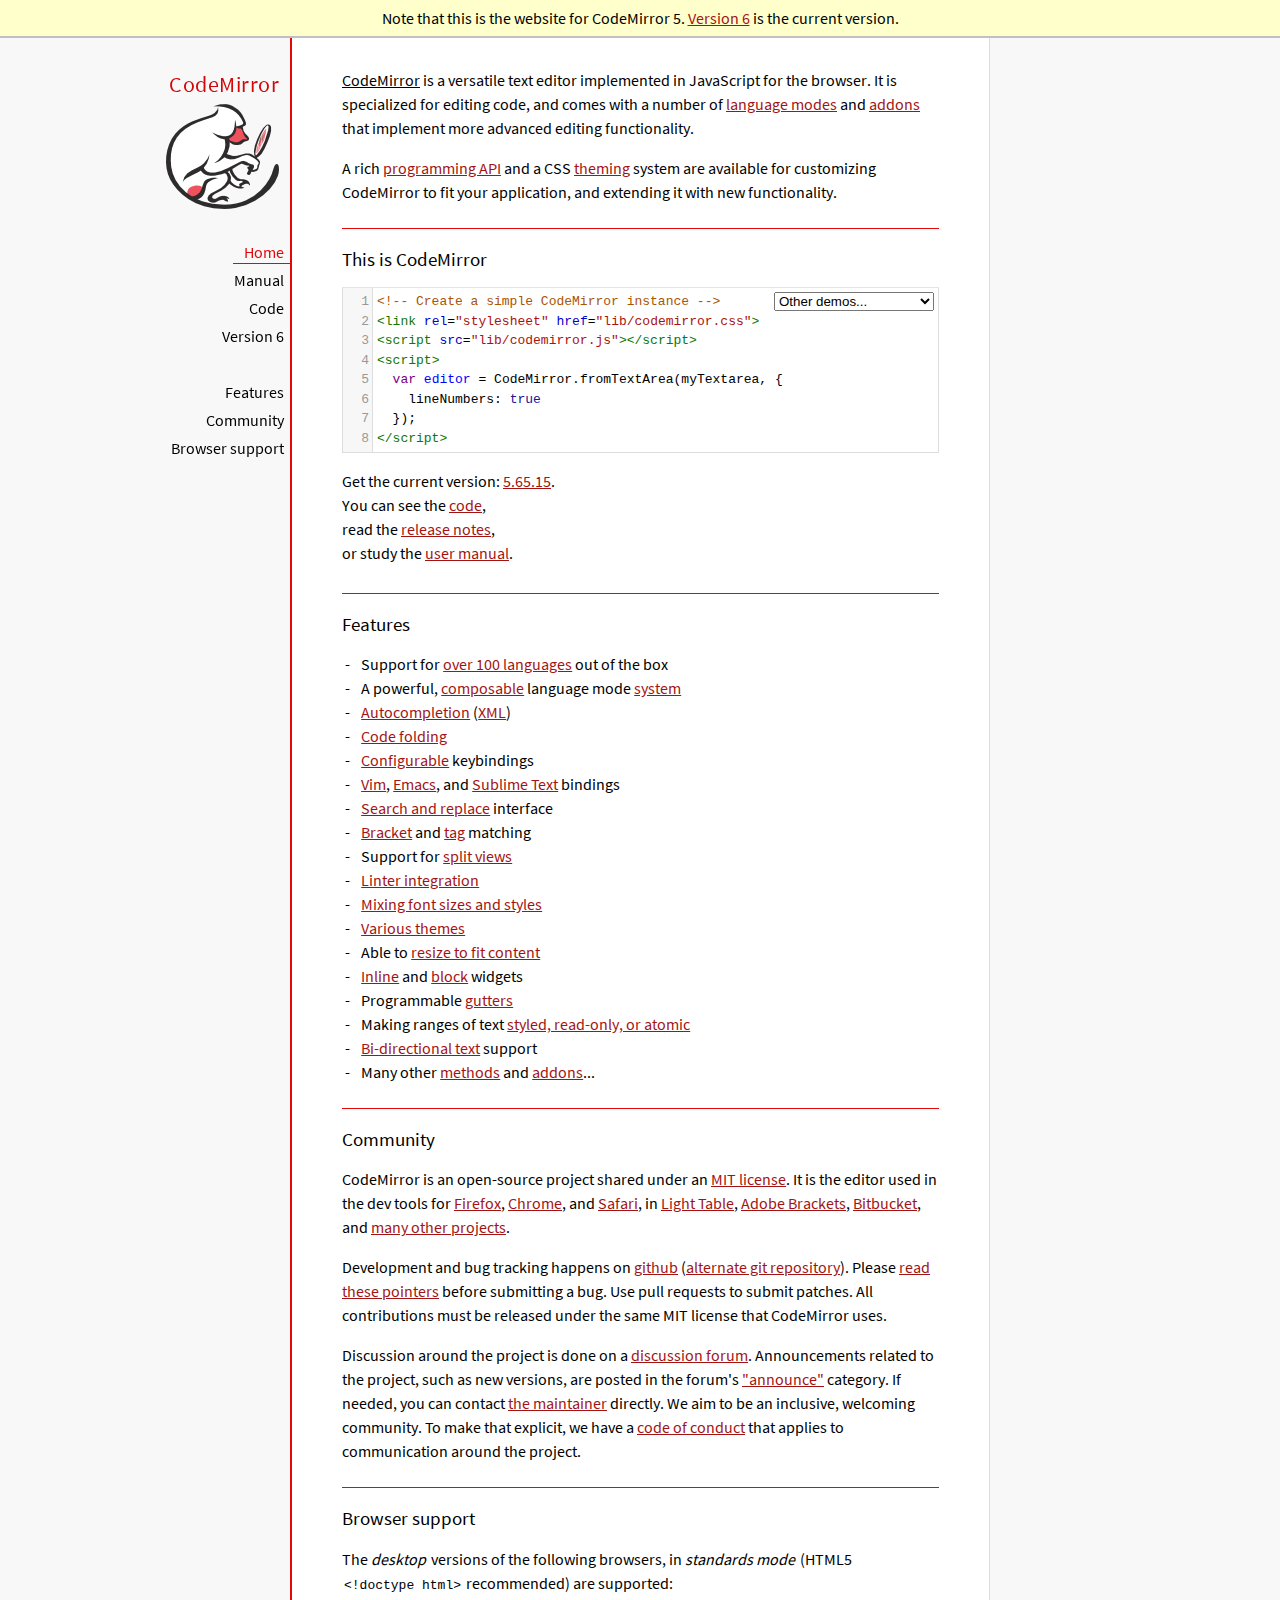
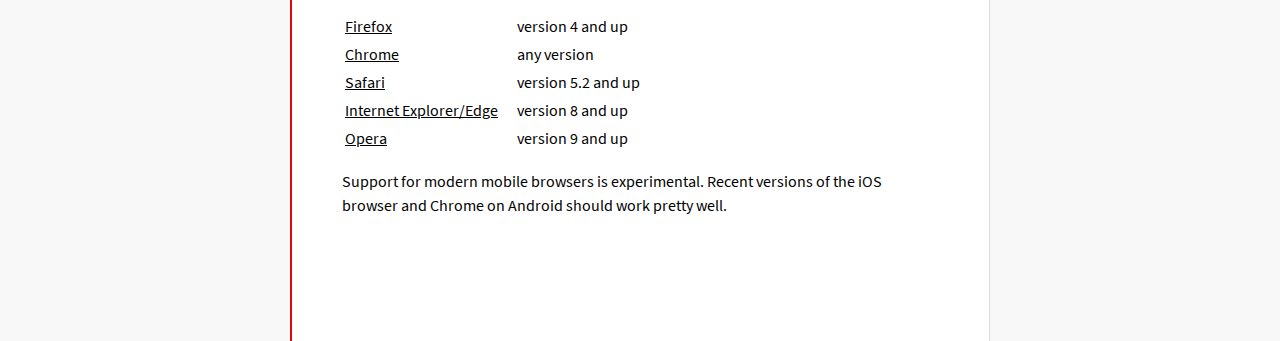
<file: cm/index.html>
<!doctype html>

<title>CodeMirror 5</title>
<meta charset="utf-8"/>

<link rel=stylesheet href="lib/codemirror.css">
<link rel=stylesheet href="doc/docs.css">
<script src="lib/codemirror.js"></script>
<script src="mode/xml/xml.js"></script>
<script src="mode/javascript/javascript.js"></script>
<script src="mode/css/css.js"></script>
<script src="mode/htmlmixed/htmlmixed.js"></script>
<script src="addon/edit/matchbrackets.js"></script>

<script src="doc/activebookmark.js"></script>

<style>
  .CodeMirror { height: auto; border: 1px solid #ddd; }
  .CodeMirror-scroll { max-height: 200px; }
  .CodeMirror pre { padding-left: 7px; line-height: 1.25; }
  .banner { background: #ffc; padding: 6px; border-bottom: 2px solid silver; text-align: center }
</style>

<div class=banner>
  Note that this is the website for CodeMirror 5. <a href="https://codemirror.net/">Version 6</a> is the current version.
</div>

<div id=nav>
  <a href="https://codemirror.net/5"><h1>CodeMirror</h1><img id=logo src="doc/logo.png"></a>

  <ul>
    <li><a class=active data-default="true" href="#description">Home</a>
    <li><a href="doc/manual.html">Manual</a>
    <li><a href="https://github.com/codemirror/codemirror5">Code</a>
    <li><a href="https://codemirror.net/">Version 6</a>
  </ul>
  <ul>
    <li><a href="#features">Features</a>
    <li><a href="#community">Community</a>
    <li><a href="#browsersupport">Browser support</a>
  </ul>
</div>

<article>

<section id=description class=first>
  <p><strong>CodeMirror</strong> is a versatile text editor
  implemented in JavaScript for the browser. It is specialized for
  editing code, and comes with a number of <a href="mode/index.html">language modes</a> and <a href="doc/manual.html#addons">addons</a>
  that implement more advanced editing functionality.</p>

  <p>A rich <a href="doc/manual.html#api">programming API</a> and a
  CSS <a href="doc/manual.html#styling">theming</a> system are
  available for customizing CodeMirror to fit your application, and
  extending it with new functionality.</p>
</section>

<section id=demo>
  <h2>This is CodeMirror</h2>
  <form style="position: relative; margin-top: .5em;"><textarea id=demotext>
<!-- Create a simple CodeMirror instance -->
<link rel="stylesheet" href="lib/codemirror.css">
<script src="lib/codemirror.js"></script>
<script>
  var editor = CodeMirror.fromTextArea(myTextarea, {
    lineNumbers: true
  });
</script></textarea>
  <select id="demolist" onchange="document.location = this.options[this.selectedIndex].value;">
    <option value="#">Other demos...</option>
    <option value="demo/complete.html">Autocompletion</option>
    <option value="demo/folding.html">Code folding</option>
    <option value="demo/theme.html">Themes</option>
    <option value="mode/htmlmixed/index.html">Mixed language modes</option>
    <option value="demo/bidi.html">Bi-directional text</option>
    <option value="demo/variableheight.html">Variable font sizes</option>
    <option value="demo/search.html">Search interface</option>
    <option value="demo/vim.html">Vim bindings</option>
    <option value="demo/emacs.html">Emacs bindings</option>
    <option value="demo/sublime.html">Sublime Text bindings</option>
    <option value="demo/tern.html">Tern integration</option>
    <option value="demo/merge.html">Merge/diff interface</option>
    <option value="demo/fullscreen.html">Full-screen editor</option>
    <option value="demo/simplescrollbars.html">Custom scrollbars</option>
  </select></form>
  <script>
    var editor = CodeMirror.fromTextArea(document.getElementById("demotext"), {
      lineNumbers: true,
      mode: "text/html",
      matchBrackets: true
    });
  </script>

  <div class=actions>
    Get the current version: <a href="https://codemirror.net/5/codemirror.zip">5.65.15</a>.<br>
    You can see the <a href="https://github.com/codemirror/codemirror5" title="GitHub repository">code</a>,<br>
    read the <a href="doc/releases.html">release notes</a>,<br>
    or study the <a href="doc/manual.html">user manual</a>.
  </div>

</section>

<section id=features>
  <h2>Features</h2>
  <ul>
    <li>Support for <a href="mode/index.html">over 100 languages</a> out of the box
    <li>A powerful, <a href="mode/htmlmixed/index.html">composable</a> language mode <a href="doc/manual.html#modeapi">system</a>
    <li><a href="doc/manual.html#addon_show-hint">Autocompletion</a> (<a href="demo/xmlcomplete.html">XML</a>)
    <li><a href="doc/manual.html#addon_foldcode">Code folding</a>
    <li><a href="doc/manual.html#option_extraKeys">Configurable</a> keybindings
    <li><a href="demo/vim.html">Vim</a>, <a href="demo/emacs.html">Emacs</a>, and <a href="demo/sublime.html">Sublime Text</a> bindings
    <li><a href="doc/manual.html#addon_search">Search and replace</a> interface
    <li><a href="doc/manual.html#addon_matchbrackets">Bracket</a> and <a href="doc/manual.html#addon_matchtags">tag</a> matching
    <li>Support for <a href="demo/buffers.html">split views</a>
    <li><a href="doc/manual.html#addon_lint">Linter integration</a>
    <li><a href="demo/variableheight.html">Mixing font sizes and styles</a>
    <li><a href="demo/theme.html">Various themes</a>
    <li>Able to <a href="demo/resize.html">resize to fit content</a>
    <li><a href="doc/manual.html#mark_replacedWith">Inline</a> and <a href="doc/manual.html#addLineWidget">block</a> widgets
    <li>Programmable <a href="demo/marker.html">gutters</a>
    <li>Making ranges of text <a href="doc/manual.html#markText">styled, read-only, or atomic</a>
    <li><a href="demo/bidi.html">Bi-directional text</a> support
    <li>Many other <a href="doc/manual.html#api">methods</a> and <a href="doc/manual.html#addons">addons</a>...
  </ul>
</section>

<section id=community>
  <h2>Community</h2>

  <p>CodeMirror is an open-source project shared under
  an <a href="LICENSE">MIT license</a>. It is the editor used in the
  dev tools for
  <a href="https://hacks.mozilla.org/2013/11/firefox-developer-tools-episode-27-edit-as-html-codemirror-more/">Firefox</a>,
  <a href="https://developers.google.com/chrome-developer-tools/">Chrome</a>,
  and <a href="https://developer.apple.com/safari/tools/">Safari</a>, in <a href="http://www.lighttable.com/">Light
  Table</a>, <a href="http://brackets.io/">Adobe
  Brackets</a>, <a href="http://blog.bitbucket.org/2013/05/14/edit-your-code-in-the-cloud-with-bitbucket/">Bitbucket</a>,
  and <a href="doc/realworld.html">many other projects</a>.</p>

  <p>Development and bug tracking happens
  on <a href="https://github.com/codemirror/CodeMirror/">github</a>
  (<a href="http://marijnhaverbeke.nl/git/codemirror">alternate git
  repository</a>).
  Please <a href="https://codemirror.net/5/doc/reporting.html">read these
  pointers</a> before submitting a bug. Use pull requests to submit
  patches. All contributions must be released under the same MIT
  license that CodeMirror uses.</p>

  <p>Discussion around the project is done on
  a <a href="https://discuss.codemirror.net">discussion forum</a>.
  Announcements related to the project, such as new versions, are
  posted in the
  forum's <a href="https://discuss.codemirror.net/c/announce">"announce"</a>
  category. If needed, you can
  contact <a href="mailto:marijn@haverbeke.berlin">the maintainer</a>
  directly. We aim to be an inclusive, welcoming community. To make
  that explicit, we have
  a <a href="http://contributor-covenant.org/version/1/1/0/">code of
  conduct</a> that applies to communication around the project.</p>
</section>

<section id=browsersupport>
  <h2>Browser support</h2>
  <p>The <em>desktop</em> versions of the following browsers,
  in <em>standards mode</em> (HTML5 <code>&lt;!doctype html></code>
  recommended) are supported:</p>
  <table style="margin-bottom: 1em">
    <tr><th>Firefox</th><td>version 4 and up</td></tr>
    <tr><th>Chrome</th><td>any version</td></tr>
    <tr><th>Safari</th><td>version 5.2 and up</td></tr>
    <tr><th style="padding-right: 1em;">Internet Explorer/Edge</th><td>version 8 and up</td></tr>
    <tr><th>Opera</th><td>version 9 and up</td></tr>
  </table>
  <p>Support for modern mobile browsers is experimental. Recent
  versions of the iOS browser and Chrome on Android should work
  pretty well.</p>
</section>

</article>
</file>
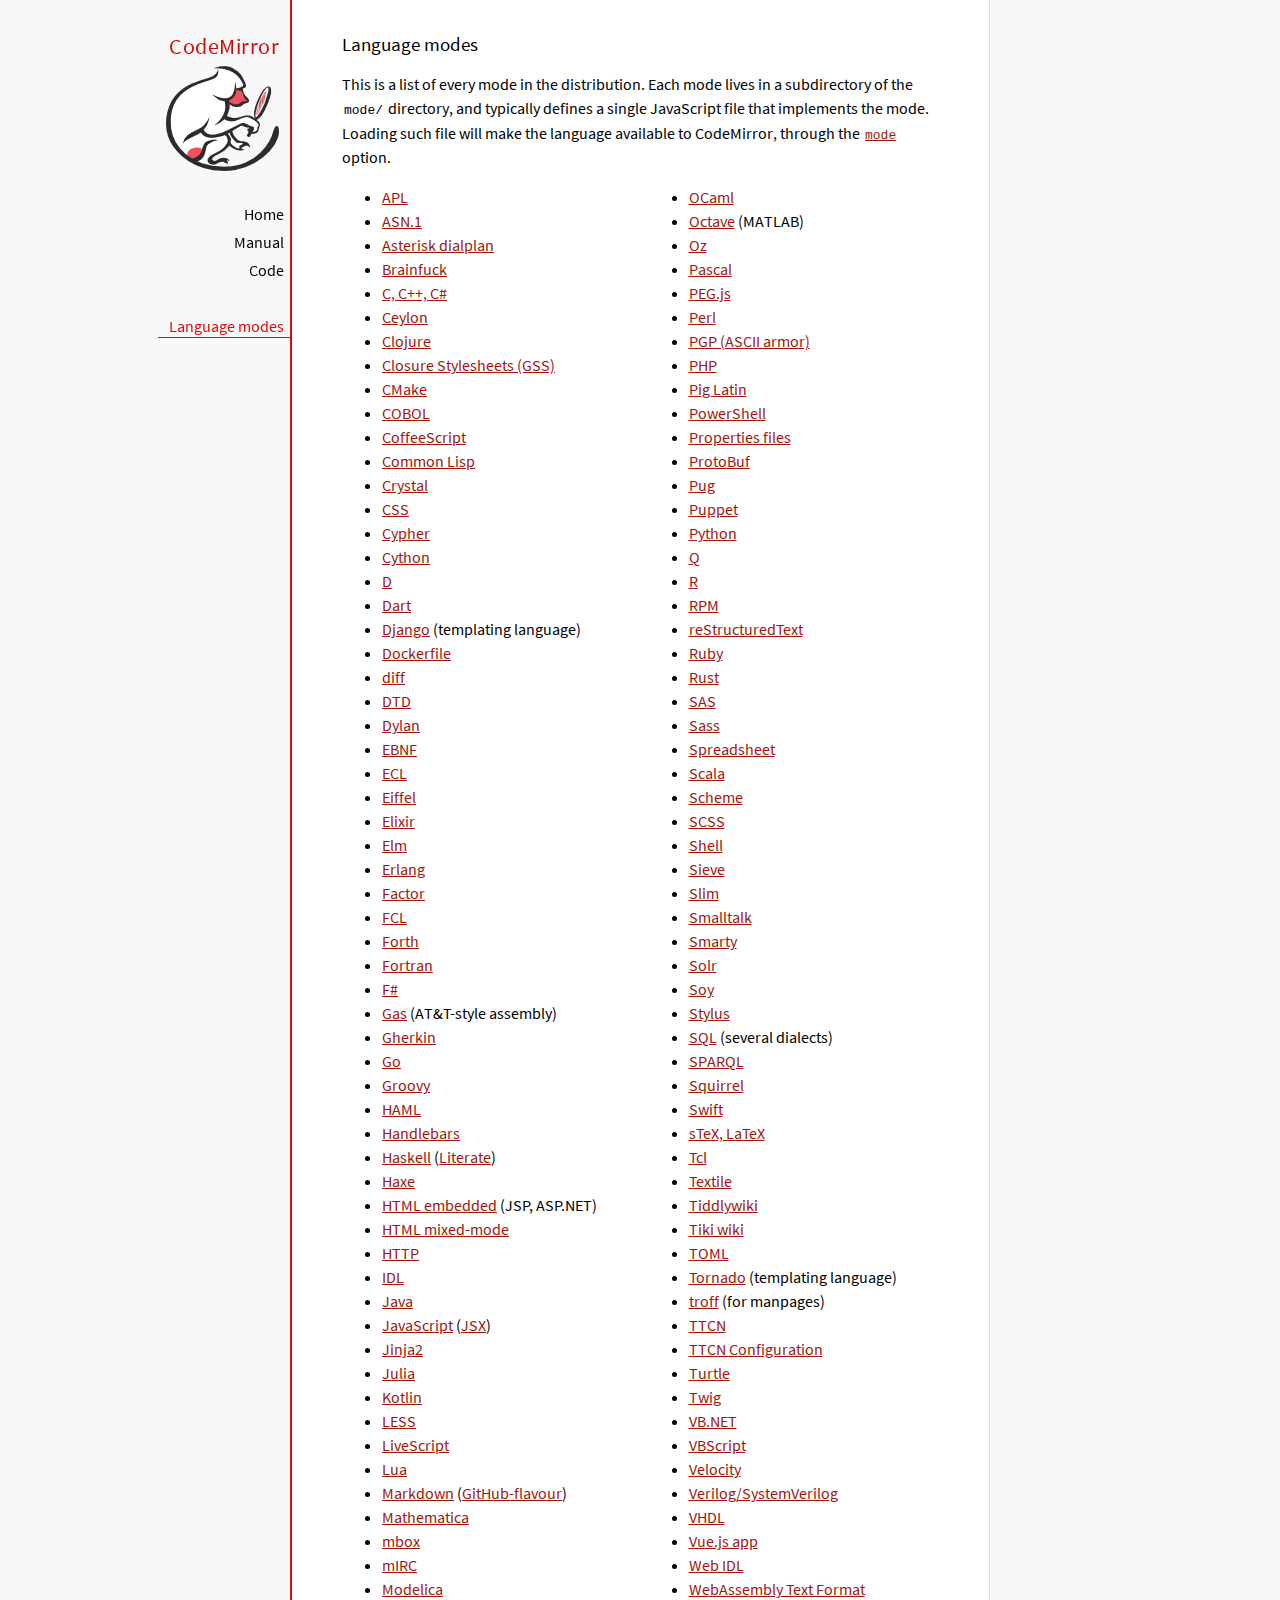
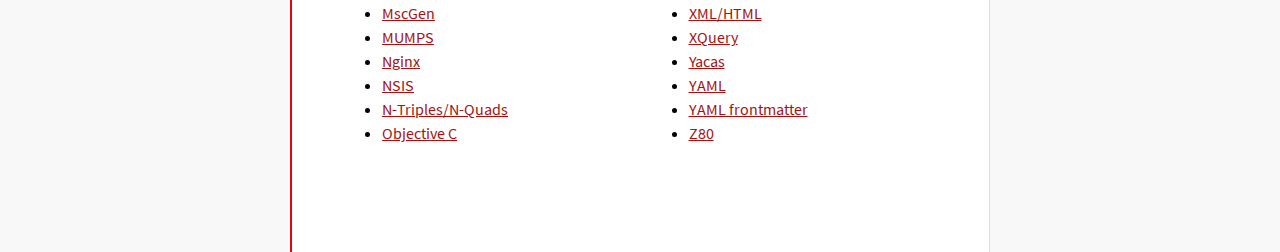
<file: cm/mode/index.html>
<!doctype html>

<title>CodeMirror: Language Modes</title>
<meta charset="utf-8"/>
<link rel=stylesheet href="../doc/docs.css">

<div id=nav>
  <a href="https://codemirror.net/5"><h1>CodeMirror</h1><img id=logo src="../doc/logo.png"></a>

  <ul>
    <li><a href="../index.html">Home</a>
    <li><a href="../doc/manual.html">Manual</a>
    <li><a href="https://github.com/codemirror/codemirror5">Code</a>
  </ul>
  <ul>
    <li><a class=active href="#">Language modes</a>
  </ul>
</div>

<article>

  <h2>Language modes</h2>

  <p>This is a list of every mode in the distribution. Each mode lives
in a subdirectory of the <code>mode/</code> directory, and typically
defines a single JavaScript file that implements the mode. Loading
such file will make the language available to CodeMirror, through
the <a href="../doc/manual.html#option_mode"><code>mode</code></a>
option.</p>

  <div style="-webkit-columns: 100px 2; -moz-columns: 100px 2; columns: 100px 2;">
    <ul style="margin-top: 0">
      <li><a href="apl/index.html">APL</a></li>
      <li><a href="asn.1/index.html">ASN.1</a></li>
      <li><a href="asterisk/index.html">Asterisk dialplan</a></li>
      <li><a href="brainfuck/index.html">Brainfuck</a></li>
      <li><a href="clike/index.html">C, C++, C#</a></li>
      <li><a href="clike/index.html">Ceylon</a></li>
      <li><a href="clojure/index.html">Clojure</a></li>
      <li><a href="css/gss.html">Closure Stylesheets (GSS)</a></li>
      <li><a href="cmake/index.html">CMake</a></li>
      <li><a href="cobol/index.html">COBOL</a></li>
      <li><a href="coffeescript/index.html">CoffeeScript</a></li>
      <li><a href="commonlisp/index.html">Common Lisp</a></li>
      <li><a href="crystal/index.html">Crystal</a></li>
      <li><a href="css/index.html">CSS</a></li>
      <li><a href="cypher/index.html">Cypher</a></li>
      <li><a href="python/index.html">Cython</a></li>
      <li><a href="d/index.html">D</a></li>
      <li><a href="dart/index.html">Dart</a></li>
      <li><a href="django/index.html">Django</a> (templating language)</li>
      <li><a href="dockerfile/index.html">Dockerfile</a></li>
      <li><a href="diff/index.html">diff</a></li>
      <li><a href="dtd/index.html">DTD</a></li>
      <li><a href="dylan/index.html">Dylan</a></li>
      <li><a href="ebnf/index.html">EBNF</a></li>
      <li><a href="ecl/index.html">ECL</a></li>
      <li><a href="eiffel/index.html">Eiffel</a></li>
      <li><a href="https://github.com/optick/codemirror-mode-elixir">Elixir</a></li>
      <li><a href="elm/index.html">Elm</a></li>
      <li><a href="erlang/index.html">Erlang</a></li>
      <li><a href="factor/index.html">Factor</a></li>
      <li><a href="fcl/index.html">FCL</a></li>
      <li><a href="forth/index.html">Forth</a></li>
      <li><a href="fortran/index.html">Fortran</a></li>
      <li><a href="mllike/index.html">F#</a></li>
      <li><a href="gas/index.html">Gas</a> (AT&amp;T-style assembly)</li>
      <li><a href="gherkin/index.html">Gherkin</a></li>
      <li><a href="go/index.html">Go</a></li>
      <li><a href="groovy/index.html">Groovy</a></li>
      <li><a href="haml/index.html">HAML</a></li>
      <li><a href="handlebars/index.html">Handlebars</a></li>
      <li><a href="haskell/index.html">Haskell</a> (<a href="haskell-literate/index.html">Literate</a>)</li>
      <li><a href="haxe/index.html">Haxe</a></li>
      <li><a href="htmlembedded/index.html">HTML embedded</a> (JSP, ASP.NET)</li>
      <li><a href="htmlmixed/index.html">HTML mixed-mode</a></li>
      <li><a href="http/index.html">HTTP</a></li>
      <li><a href="idl/index.html">IDL</a></li>
      <li><a href="clike/index.html">Java</a></li>
      <li><a href="javascript/index.html">JavaScript</a> (<a href="jsx/index.html">JSX</a>)</li>
      <li><a href="jinja2/index.html">Jinja2</a></li>
      <li><a href="julia/index.html">Julia</a></li>
      <li><a href="clike/index.html">Kotlin</a></li>
      <li><a href="css/less.html">LESS</a></li>
      <li><a href="livescript/index.html">LiveScript</a></li>
      <li><a href="lua/index.html">Lua</a></li>
      <li><a href="markdown/index.html">Markdown</a> (<a href="gfm/index.html">GitHub-flavour</a>)</li>
      <li><a href="mathematica/index.html">Mathematica</a></li>
      <li><a href="mbox/index.html">mbox</a></li>
      <li><a href="mirc/index.html">mIRC</a></li>
      <li><a href="modelica/index.html">Modelica</a></li>
      <li><a href="mscgen/index.html">MscGen</a></li>
      <li><a href="mumps/index.html">MUMPS</a></li>
      <li><a href="nginx/index.html">Nginx</a></li>
      <li><a href="nsis/index.html">NSIS</a></li>
      <li><a href="ntriples/index.html">N-Triples/N-Quads</a></li>
      <li><a href="clike/index.html">Objective C</a></li>
      <li><a href="mllike/index.html">OCaml</a></li>
      <li><a href="octave/index.html">Octave</a> (MATLAB)</li>
      <li><a href="oz/index.html">Oz</a></li>
      <li><a href="pascal/index.html">Pascal</a></li>
      <li><a href="pegjs/index.html">PEG.js</a></li>
      <li><a href="perl/index.html">Perl</a></li>
      <li><a href="asciiarmor/index.html">PGP (ASCII armor)</a></li>
      <li><a href="php/index.html">PHP</a></li>
      <li><a href="pig/index.html">Pig Latin</a></li>
      <li><a href="powershell/index.html">PowerShell</a></li>
      <li><a href="properties/index.html">Properties files</a></li>
      <li><a href="protobuf/index.html">ProtoBuf</a></li>
      <li><a href="pug/index.html">Pug</a></li>
      <li><a href="puppet/index.html">Puppet</a></li>
      <li><a href="python/index.html">Python</a></li>
      <li><a href="q/index.html">Q</a></li>
      <li><a href="r/index.html">R</a></li>
      <li><a href="rpm/index.html">RPM</a></li>
      <li><a href="rst/index.html">reStructuredText</a></li>
      <li><a href="ruby/index.html">Ruby</a></li>
      <li><a href="rust/index.html">Rust</a></li>
      <li><a href="sas/index.html">SAS</a></li>
      <li><a href="sass/index.html">Sass</a></li>
      <li><a href="spreadsheet/index.html">Spreadsheet</a></li>
      <li><a href="clike/scala.html">Scala</a></li>
      <li><a href="scheme/index.html">Scheme</a></li>
      <li><a href="css/scss.html">SCSS</a></li>
      <li><a href="shell/index.html">Shell</a></li>
      <li><a href="sieve/index.html">Sieve</a></li>
      <li><a href="slim/index.html">Slim</a></li>
      <li><a href="smalltalk/index.html">Smalltalk</a></li>
      <li><a href="smarty/index.html">Smarty</a></li>
      <li><a href="solr/index.html">Solr</a></li>
      <li><a href="soy/index.html">Soy</a></li>
      <li><a href="stylus/index.html">Stylus</a></li>
      <li><a href="sql/index.html">SQL</a> (several dialects)</li>
      <li><a href="sparql/index.html">SPARQL</a></li>
      <li><a href="clike/index.html">Squirrel</a></li>
      <li><a href="swift/index.html">Swift</a></li>
      <li><a href="stex/index.html">sTeX, LaTeX</a></li>
      <li><a href="tcl/index.html">Tcl</a></li>
      <li><a href="textile/index.html">Textile</a></li>
      <li><a href="tiddlywiki/index.html">Tiddlywiki</a></li>
      <li><a href="tiki/index.html">Tiki wiki</a></li>
      <li><a href="toml/index.html">TOML</a></li>
      <li><a href="tornado/index.html">Tornado</a> (templating language)</li>
      <li><a href="troff/index.html">troff</a> (for manpages)</li>
      <li><a href="ttcn/index.html">TTCN</a></li>
      <li><a href="ttcn-cfg/index.html">TTCN Configuration</a></li>
      <li><a href="turtle/index.html">Turtle</a></li>
      <li><a href="twig/index.html">Twig</a></li>
      <li><a href="vb/index.html">VB.NET</a></li>
      <li><a href="vbscript/index.html">VBScript</a></li>
      <li><a href="velocity/index.html">Velocity</a></li>
      <li><a href="verilog/index.html">Verilog/SystemVerilog</a></li>
      <li><a href="vhdl/index.html">VHDL</a></li>
      <li><a href="vue/index.html">Vue.js app</a></li>
      <li><a href="webidl/index.html">Web IDL</a></li>
      <li><a href="wast/index.html">WebAssembly Text Format</a></li>
      <li><a href="xml/index.html">XML/HTML</a></li>
      <li><a href="xquery/index.html">XQuery</a></li>
      <li><a href="yacas/index.html">Yacas</a></li>
      <li><a href="yaml/index.html">YAML</a></li>
      <li><a href="yaml-frontmatter/index.html">YAML frontmatter</a></li>
      <li><a href="z80/index.html">Z80</a></li>
    </ul>
  </div>

</article>
</file>
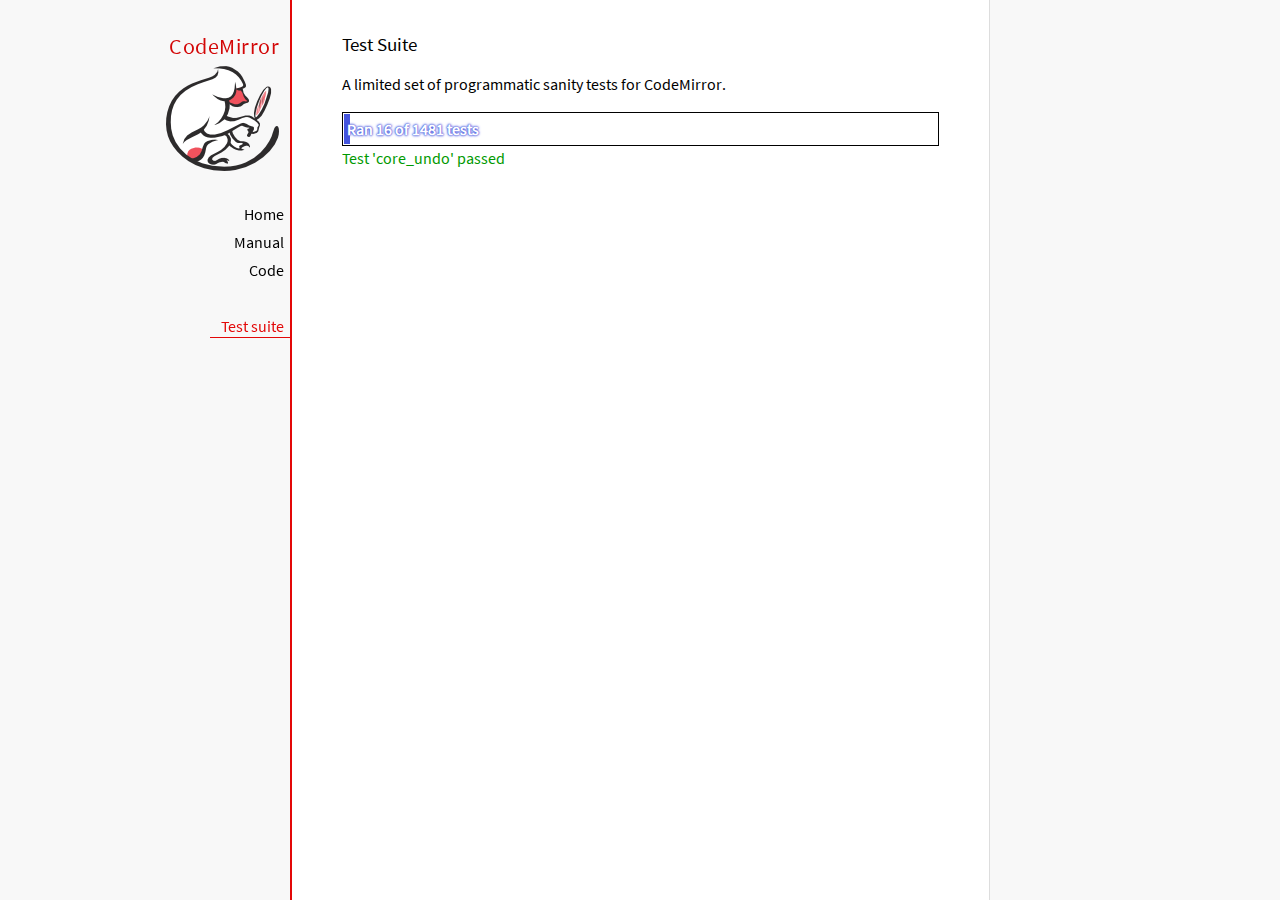
<file: cm/test/index.html>
<!doctype html>

<meta charset="utf-8"/>
<title>CodeMirror: Test Suite</title>
<link rel=stylesheet href="../doc/docs.css">

<link rel="stylesheet" href="../lib/codemirror.css">
<link rel="stylesheet" href="mode_test.css">
<script>
  var errored = []
  window.onerror = function(e) { errored.push(e) }
</script>
<script src="../doc/activebookmark.js"></script>
<script src="../lib/codemirror.js"></script>
<script src="../mode/meta.js"></script>
<script src="../addon/mode/overlay.js"></script>
<script src="../addon/mode/multiplex.js"></script>
<script src="../addon/search/searchcursor.js"></script>
<script src="../addon/dialog/dialog.js"></script>
<script src="../addon/edit/matchbrackets.js"></script>
<script src="../addon/hint/sql-hint.js"></script>
<script src="../addon/hint/xml-hint.js"></script>
<script src="../addon/hint/html-hint.js"></script>
<script src="../addon/comment/comment.js"></script>
<script src="../addon/mode/simple.js"></script>
<script src="../mode/css/css.js"></script>
<script src="../mode/clike/clike.js"></script>
<!-- clike must be after css or vim and sublime tests will fail -->
<script src="../mode/clojure/clojure.js"></script>
<script src="../mode/cypher/cypher.js"></script>
<script src="../mode/d/d.js"></script>
<script src="../mode/dockerfile/dockerfile.js"></script>
<script src="../mode/gfm/gfm.js"></script>
<script src="../mode/haml/haml.js"></script>
<script src="../mode/htmlmixed/htmlmixed.js"></script>
<script src="../mode/javascript/javascript.js"></script>
<script src="../mode/jsx/jsx.js"></script>
<script src="../mode/markdown/markdown.js"></script>
<script src="../mode/php/php.js"></script>
<script src="../mode/python/python.js"></script>
<script src="../mode/powershell/powershell.js"></script>
<script src="../mode/ruby/ruby.js"></script>
<script src="../mode/sass/sass.js"></script>
<script src="../mode/shell/shell.js"></script>
<script src="../mode/slim/slim.js"></script>
<script src="../mode/soy/soy.js"></script>
<script src="../mode/sql/sql.js"></script>
<script src="../mode/stex/stex.js"></script>
<script src="../mode/swift/swift.js"></script>
<script src="../mode/textile/textile.js"></script>
<script src="../mode/verilog/verilog.js"></script>
<script src="../mode/xml/xml.js"></script>
<script src="../mode/xquery/xquery.js"></script>
<script src="../keymap/emacs.js"></script>
<script src="../keymap/sublime.js"></script>
<script src="../keymap/vim.js"></script>
<script src="../mode/rust/rust.js"></script>
<script src="../mode/mscgen/mscgen.js"></script>
<script src="../mode/dylan/dylan.js"></script>
<script src="../mode/wast/wast.js"></script>

<style>
  .ok { color: #090; }
  .fail { color: #e00; }
  .error { color: #c90; }
  .done { font-weight: bold; }
  #progress {
  background: #45d;
  color: white;
  text-shadow: 0 0 1px #45d, 0 0 2px #45d, 0 0 3px #45d;
  font-weight: bold;
  white-space: pre;
  }
  #testground {
  visibility: hidden;
  }
  #testground.offscreen {
  visibility: visible;
  position: absolute;
  left: -10000px;
  top: -10000px;
  }
  .CodeMirror { border: 1px solid black; }
</style>

<div id=nav>
  <a href="https://codemirror.net/5"><h1>CodeMirror</h1><img id=logo src="../doc/logo.png"></a>

  <ul>
    <li><a href="../index.html">Home</a>
    <li><a href="../doc/manual.html">Manual</a>
    <li><a href="https://github.com/codemirror/codemirror5">Code</a>
  </ul>
  <ul>
    <li><a class=active href="#">Test suite</a>
  </ul>
</div>

<article>
  <h2>Test Suite</h2>

    <p>A limited set of programmatic sanity tests for CodeMirror.</p>

    <div style="border: 1px solid black; padding: 1px; max-width: 700px;">
      <div style="width: 0px;" id=progress><div style="padding: 3px;">Ran <span id="progress_ran">0</span><span id="progress_total"> of 0</span> tests</div></div>
    </div>
    <p id=status>Please enable JavaScript...</p>
    <div id=output></div>

    <div id=testground></div>

    <script src="driver.js"></script>
    <script src="test.js"></script>
    <script src="doc_test.js"></script>
    <script src="multi_test.js"></script>
    <script src="contenteditable_test.js"></script>
    <script src="scroll_test.js"></script>
    <script src="comment_test.js"></script>
    <script src="search_test.js"></script>
    <script src="mode_test.js"></script>

    <script src="../mode/clike/test.js"></script>
    <script src="../mode/clojure/test.js"></script>
    <script src="../mode/css/test.js"></script>
    <script src="../mode/css/gss_test.js"></script>
    <script src="../mode/css/scss_test.js"></script>
    <script src="../mode/css/less_test.js"></script>
    <script src="../mode/cypher/test.js"></script>
    <script src="../mode/d/test.js"></script>
    <script src="../mode/dockerfile/test.js"></script>
    <script src="../mode/gfm/test.js"></script>
    <script src="../mode/haml/test.js"></script>
    <script src="../mode/javascript/test.js"></script>
    <script src="../mode/jsx/test.js"></script>
    <script src="../mode/markdown/test.js"></script>
    <script src="../mode/php/test.js"></script>
    <script src="../mode/powershell/test.js"></script>
    <script src="../mode/ruby/test.js"></script>
    <script src="../mode/sass/test.js"></script>
    <script src="../mode/shell/test.js"></script>
    <script src="../mode/slim/test.js"></script>
    <script src="../mode/soy/test.js"></script>
    <script src="../mode/stex/test.js"></script>
    <script src="../mode/swift/test.js"></script>
    <script src="../mode/textile/test.js"></script>
    <script src="../mode/verilog/test.js"></script>
    <script src="../mode/xml/test.js"></script>
    <script src="../mode/xquery/test.js"></script>
    <script src="../mode/python/test.js"></script>
    <script src="../mode/rust/test.js"></script>
    <script src="../mode/wast/test.js"></script>
    <script src="../mode/mscgen/mscgen_test.js"></script>
    <script src="../mode/mscgen/xu_test.js"></script>
    <script src="../mode/mscgen/msgenny_test.js"></script>
    <script src="../mode/dylan/test.js"></script>
    <script src="../addon/mode/multiplex_test.js"></script>
    <script src="../addon/fold/foldcode.js"></script>
    <script src="../addon/fold/brace-fold.js"></script>
    <script src="../addon/fold/xml-fold.js"></script>
    <script src="../addon/scroll/annotatescrollbar.js"></script>

    <script src="emacs_test.js"></script>
    <script src="sql-hint-test.js"></script>
    <script src="sublime_test.js"></script>
    <script src="html-hint-test.js"></script>
    <script src="annotatescrollbar.js"></script>
    <script>
      window.onload = runHarness;
      CodeMirror.on(window, 'hashchange', runHarness);

      function esc(str) {
        return str.replace(/[<&]/, function(ch) { return ch == "<" ? "&lt;" : "&amp;"; });
      }

      var output = document.getElementById("output"),
          progress = document.getElementById("progress"),
          progressRan = document.getElementById("progress_ran").childNodes[0],
          progressTotal = document.getElementById("progress_total").childNodes[0];
      var count = 0,
          failed = 0,
          skipped = 0,
          bad = "",
          running = false, // Flag that states tests are running
          quit = false, // Flag to quit tests ASAP
          verbose = false, // Adds message for *every* test to output
          done = false

      function runHarness(){
        if (running) {
          quit = true;
          setStatus("Restarting tests...", '', true);
          setTimeout(function(){ runHarness(); }, 500);
          return;
        }
        filters = [];
        verbose = false;
        if (window.location.hash.substr(1)){
          var strings = window.location.hash.substr(1).split(",");
          while (strings.length) {
            var s = strings.shift();
            if (s === "verbose")
              verbose = true;
            else
              filters.push(parseTestFilter(decodeURIComponent(s)));
          }
        }
        quit = false;
        running = true;
        setStatus("Loading tests...");
        count = 0;
        failed = 0;
        done = false;
        skipped = 0;
        bad = "";
        totalTests = countTests();
        progressTotal.nodeValue = " of " + totalTests;
        progressRan.nodeValue = count;
        output.innerHTML = '';
        document.getElementById("testground").innerHTML = "<form>" +
          "<textarea id=\"code\" name=\"code\"></textarea>" +
          "<input type=submit value=ok name=submit>" +
          "</form>";
        runTests(displayTest);
      }

      function setStatus(message, className, force){
        if (quit && !force) return;
        if (!message) throw("must provide message");
        var status = document.getElementById("status").childNodes[0];
        status.nodeValue = message;
        status.parentNode.className = className;
      }
      function addOutput(name, className, code){
        var newOutput = document.createElement("dl");
        var newTitle = document.createElement("dt");
        newTitle.className = className;
        newTitle.appendChild(document.createTextNode(name));
        newOutput.appendChild(newTitle);
        var newMessage = document.createElement("dd");
        newMessage.innerHTML = code;
        newOutput.appendChild(newTitle);
        newOutput.appendChild(newMessage);
        output.appendChild(newOutput);
      }
      function displayTest(type, name, customMessage) {
        var message = "???";
        if (type != "done" && type != "skipped") ++count;
        progress.style.width = (count * (progress.parentNode.clientWidth - 2) / (totalTests || 1)) + "px";
        progressRan.nodeValue = count;
        if (type == "ok") {
          message = "Test '" + name + "' passed";
          if (!verbose) customMessage = false;
        } else if (type == "skipped") {
          message = "Test '" + name + "' skipped";
          ++skipped;
          if (!verbose) customMessage = false;
        } else if (type == "expected") {
          message = "Test '" + name + "' failed as expected";
          if (!verbose) customMessage = false;
        } else if (type == "error" || type == "fail") {
          ++failed;
          message = "Test '" + name + "' failed";
        } else if (type == "done") {
          if (failed) {
            type += " fail";
            message = failed + " failure" + (failed > 1 ? "s" : "");
          } else if (count < totalTests) {
            failed = totalTests - count;
            type += " fail";
            message = failed + " failure" + (failed > 1 ? "s" : "");
          } else {
            type += " ok";
            message = "All passed"
            if (skipped) {
              message += " (" + skipped + " skipped)";
            }
          }
          done = true
          progressTotal.nodeValue = '';
          customMessage = true; // Hack to avoid adding to output
        }
        if (verbose && !customMessage)  customMessage = message;
        setStatus(message, type);
        if (customMessage && customMessage.length > 0) {
          addOutput(name, type, customMessage);
        }
      }
    </script>

</article>
</file>
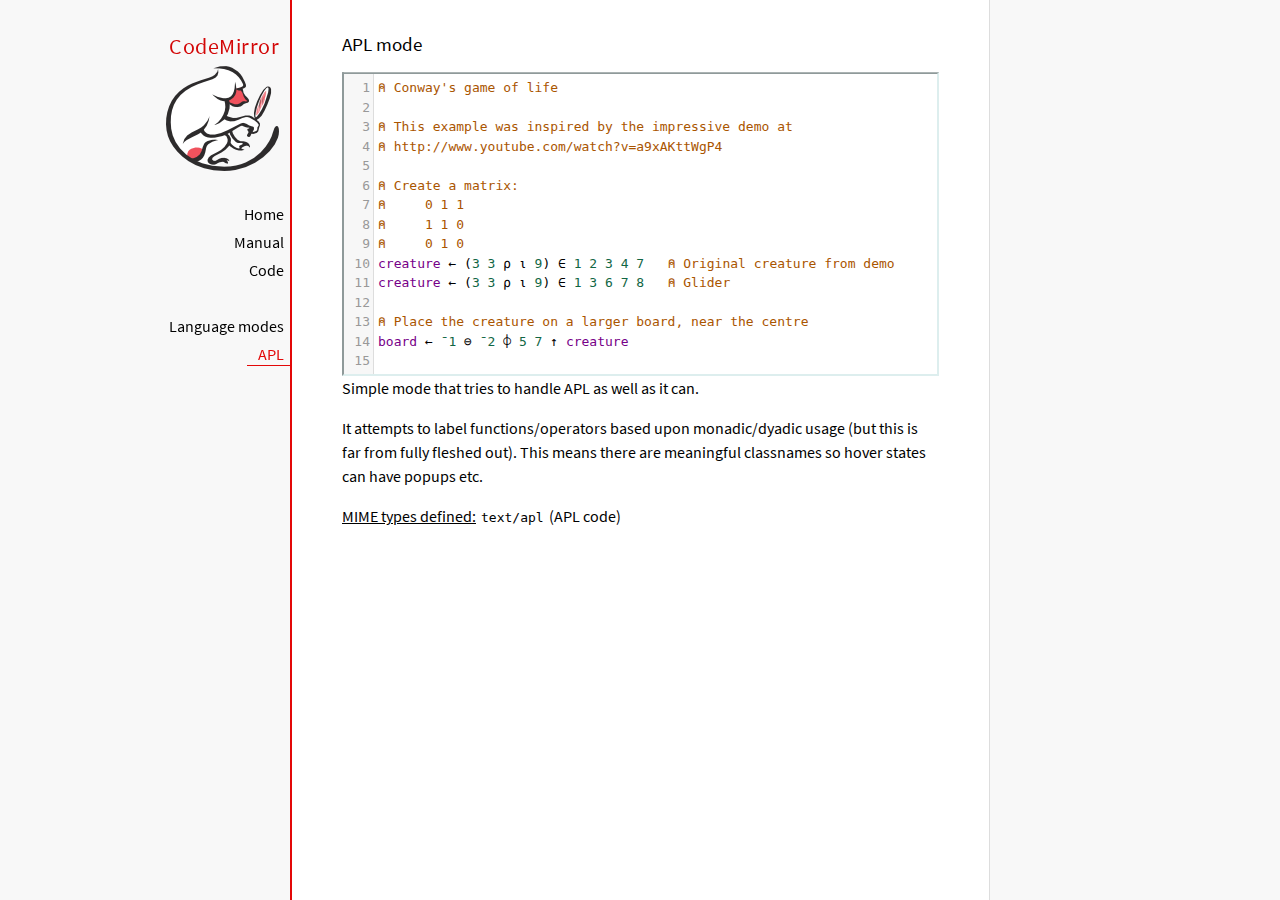
<file: cm/mode/apl/index.html>
<!doctype html>

<title>CodeMirror: APL mode</title>
<meta charset="utf-8"/>
<link rel=stylesheet href="../../doc/docs.css">

<link rel="stylesheet" href="../../lib/codemirror.css">
<script src="../../lib/codemirror.js"></script>
<script src="../../addon/edit/matchbrackets.js"></script>
<script src="./apl.js"></script>
<style>
	.CodeMirror { border: 2px inset #dee; }
    </style>
<div id=nav>
  <a href="https://codemirror.net/5"><h1>CodeMirror</h1><img id=logo src="../../doc/logo.png" alt=""></a>

  <ul>
    <li><a href="../../index.html">Home</a>
    <li><a href="../../doc/manual.html">Manual</a>
    <li><a href="https://github.com/codemirror/codemirror5">Code</a>
  </ul>
  <ul>
    <li><a href="../index.html">Language modes</a>
    <li><a class=active href="#">APL</a>
  </ul>
</div>

<article>
<h2>APL mode</h2>
<form><textarea id="code" name="code">
⍝ Conway's game of life

⍝ This example was inspired by the impressive demo at
⍝ http://www.youtube.com/watch?v=a9xAKttWgP4

⍝ Create a matrix:
⍝     0 1 1
⍝     1 1 0
⍝     0 1 0
creature ← (3 3 ⍴ ⍳ 9) ∈ 1 2 3 4 7   ⍝ Original creature from demo
creature ← (3 3 ⍴ ⍳ 9) ∈ 1 3 6 7 8   ⍝ Glider

⍝ Place the creature on a larger board, near the centre
board ← ¯1 ⊖ ¯2 ⌽ 5 7 ↑ creature

⍝ A function to move from one generation to the next
life ← {∨/ 1 ⍵ ∧ 3 4 = ⊂+/ +⌿ 1 0 ¯1 ∘.⊖ 1 0 ¯1 ⌽¨ ⊂⍵}

⍝ Compute n-th generation and format it as a
⍝ character matrix
gen ← {' #'[(life ⍣ ⍵) board]}

⍝ Show first three generations
(gen 1) (gen 2) (gen 3)
</textarea></form>

    <script>
      var editor = CodeMirror.fromTextArea(document.getElementById("code"), {
        lineNumbers: true,
        matchBrackets: true,
        mode: "text/apl"
      });
    </script>

    <p>Simple mode that tries to handle APL as well as it can.</p>
    <p>It attempts to label functions/operators based upon
    monadic/dyadic usage (but this is far from fully fleshed out).
    This means there are meaningful classnames so hover states can
    have popups etc.</p>

    <p><strong>MIME types defined:</strong> <code>text/apl</code> (APL code)</p>
  </article>
</file>
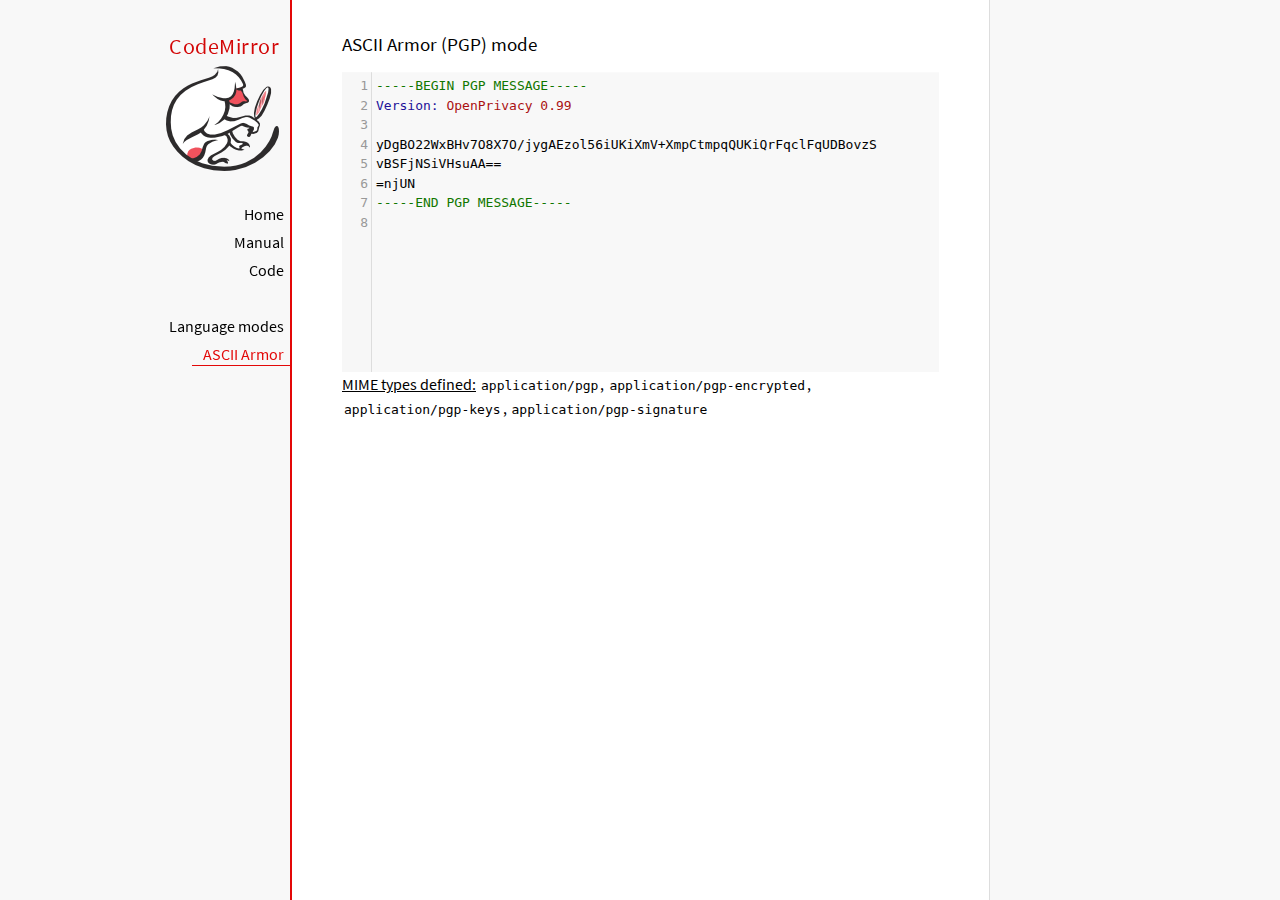
<file: cm/mode/asciiarmor/index.html>
<!doctype html>

<title>CodeMirror: ASCII Armor (PGP) mode</title>
<meta charset="utf-8"/>
<link rel=stylesheet href="../../doc/docs.css">

<link rel="stylesheet" href="../../lib/codemirror.css">
<script src="../../lib/codemirror.js"></script>
<script src="asciiarmor.js"></script>
<style>.CodeMirror {background: #f8f8f8;}</style>
<div id=nav>
  <a href="https://codemirror.net/5"><h1>CodeMirror</h1><img id=logo src="../../doc/logo.png" alt=""></a>

  <ul>
    <li><a href="../../index.html">Home</a>
    <li><a href="../../doc/manual.html">Manual</a>
    <li><a href="https://github.com/codemirror/codemirror5">Code</a>
  </ul>
  <ul>
    <li><a href="../index.html">Language modes</a>
    <li><a class=active href="#">ASCII Armor</a>
  </ul>
</div>

<article>
<h2>ASCII Armor (PGP) mode</h2>
<form><textarea id="code" name="code">
-----BEGIN PGP MESSAGE-----
Version: OpenPrivacy 0.99

yDgBO22WxBHv7O8X7O/jygAEzol56iUKiXmV+XmpCtmpqQUKiQrFqclFqUDBovzS
vBSFjNSiVHsuAA==
=njUN
-----END PGP MESSAGE-----
</textarea></form>

<script>
var editor = CodeMirror.fromTextArea(document.getElementById("code"), {
  lineNumbers: true
});
</script>

<p><strong>MIME types
defined:</strong> <code>application/pgp</code>, <code>application/pgp-encrypted</code>, <code>application/pgp-keys</code>, <code>application/pgp-signature</code></p>

</article>
</file>
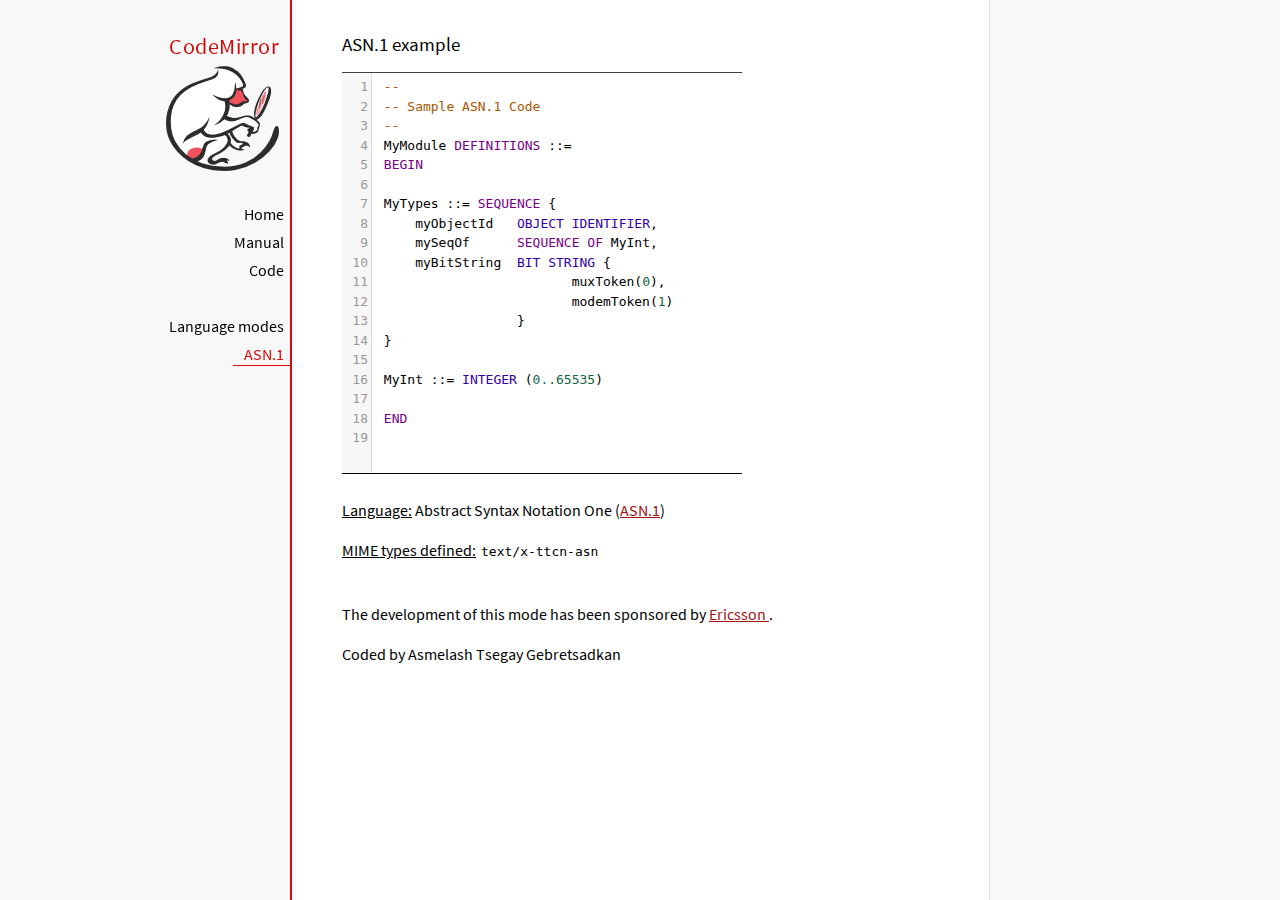
<file: cm/mode/asn.1/index.html>
﻿<!doctype html>

<title>CodeMirror: ASN.1 mode</title>
<meta charset="utf-8"/>
<link rel=stylesheet href="../../doc/docs.css">

<link rel="stylesheet" href="../../lib/codemirror.css">
<script src="../../lib/codemirror.js"></script>
<script src="../../addon/edit/matchbrackets.js"></script>
<script src="asn.1.js"></script>
<style>
    .CodeMirror {
        border-top: 1px solid black;
        border-bottom: 1px solid black;
    }
</style>
<div id=nav>
    <a href="https://codemirror.net/5"><h1>CodeMirror</h1>
        <img id=logo src="../../doc/logo.png" alt="">
    </a>

    <ul>
        <li><a href="../../index.html">Home</a>
        <li><a href="../../doc/manual.html">Manual</a>
        <li><a href="https://github.com/codemirror/codemirror5">Code</a>
    </ul>
    <ul>
        <li><a href="../index.html">Language modes</a>
        <li><a class=active href="http://en.wikipedia.org/wiki/Abstract_Syntax_Notation_One">ASN.1</a>
    </ul>
</div>
<article>
    <h2>ASN.1 example</h2>
    <div>
        <textarea id="ttcn-asn-code">
 --
 -- Sample ASN.1 Code
 --
 MyModule DEFINITIONS ::=
 BEGIN

 MyTypes ::= SEQUENCE {
     myObjectId   OBJECT IDENTIFIER,
     mySeqOf      SEQUENCE OF MyInt,
     myBitString  BIT STRING {
                         muxToken(0),
                         modemToken(1)
                  }
 }

 MyInt ::= INTEGER (0..65535)

 END
        </textarea>
    </div>

    <script>
        var ttcnEditor = CodeMirror.fromTextArea(document.getElementById("ttcn-asn-code"), {
            lineNumbers: true,
            matchBrackets: true,
            mode: "text/x-ttcn-asn"
        });
        ttcnEditor.setSize(400, 400);
        var mac = CodeMirror.keyMap.default == CodeMirror.keyMap.macDefault;
        CodeMirror.keyMap.default[(mac ? "Cmd" : "Ctrl") + "-Space"] = "autocomplete";
    </script>
    <br/>
    <p><strong>Language:</strong> Abstract Syntax Notation One
        (<a href="http://www.itu.int/en/ITU-T/asn1/Pages/introduction.aspx">ASN.1</a>)
    </p>
    <p><strong>MIME types defined:</strong> <code>text/x-ttcn-asn</code></p>

    <br/>
    <p>The development of this mode has been sponsored by <a href="http://www.ericsson.com/">Ericsson
    </a>.</p>
    <p>Coded by Asmelash Tsegay Gebretsadkan </p>
</article>
</file>
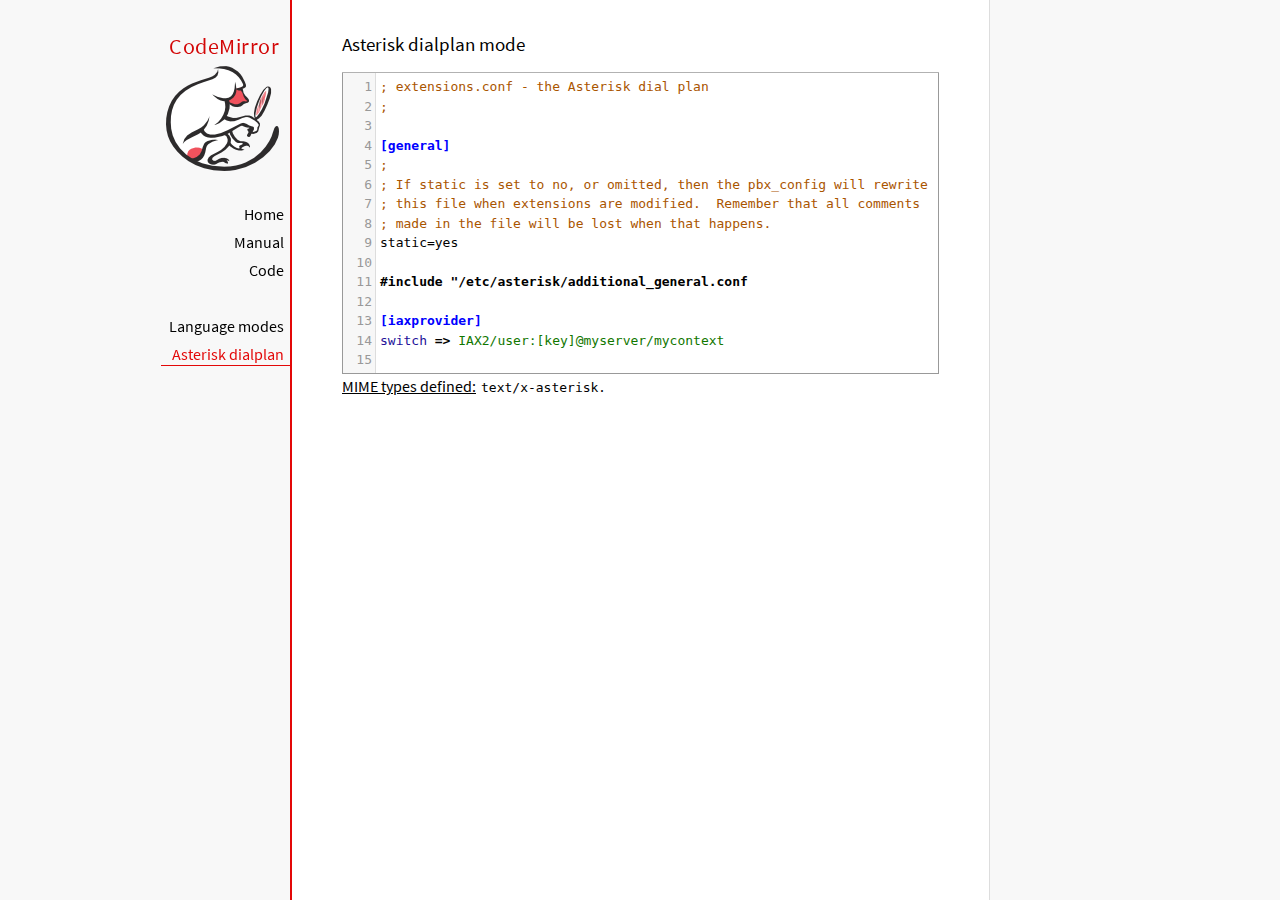
<file: cm/mode/asterisk/index.html>
<!doctype html>

<title>CodeMirror: Asterisk dialplan mode</title>
<meta charset="utf-8"/>
<link rel=stylesheet href="../../doc/docs.css">

<link rel="stylesheet" href="../../lib/codemirror.css">
<script src="../../lib/codemirror.js"></script>
<script src="../../addon/edit/matchbrackets.js"></script>
<script src="asterisk.js"></script>
<style>
      .CodeMirror {border: 1px solid #999;}
      .cm-s-default span.cm-arrow { color: red; }
    </style>
<div id=nav>
  <a href="https://codemirror.net/5"><h1>CodeMirror</h1><img id=logo src="../../doc/logo.png" alt=""></a>

  <ul>
    <li><a href="../../index.html">Home</a>
    <li><a href="../../doc/manual.html">Manual</a>
    <li><a href="https://github.com/codemirror/codemirror5">Code</a>
  </ul>
  <ul>
    <li><a href="../index.html">Language modes</a>
    <li><a class=active href="#">Asterisk dialplan</a>
  </ul>
</div>

<article>
<h2>Asterisk dialplan mode</h2>
<form><textarea id="code" name="code">
; extensions.conf - the Asterisk dial plan
;

[general]
;
; If static is set to no, or omitted, then the pbx_config will rewrite
; this file when extensions are modified.  Remember that all comments
; made in the file will be lost when that happens.
static=yes

#include "/etc/asterisk/additional_general.conf

[iaxprovider]
switch => IAX2/user:[key]@myserver/mycontext

[dynamic]
#exec /usr/bin/dynamic-peers.pl

[trunkint]
;
; International long distance through trunk
;
exten => _9011.,1,Macro(dundi-e164,${EXTEN:4})
exten => _9011.,n,Dial(${GLOBAL(TRUNK)}/${FILTER(0-9,${EXTEN:${GLOBAL(TRUNKMSD)}})})

[local]
;
; Master context for local, toll-free, and iaxtel calls only
;
ignorepat => 9
include => default

[demo]
include => stdexten
;
; We start with what to do when a call first comes in.
;
exten => s,1,Wait(1)			; Wait a second, just for fun
same  => n,Answer			; Answer the line
same  => n,Set(TIMEOUT(digit)=5)	; Set Digit Timeout to 5 seconds
same  => n,Set(TIMEOUT(response)=10)	; Set Response Timeout to 10 seconds
same  => n(restart),BackGround(demo-congrats)	; Play a congratulatory message
same  => n(instruct),BackGround(demo-instruct)	; Play some instructions
same  => n,WaitExten			; Wait for an extension to be dialed.

exten => 2,1,BackGround(demo-moreinfo)	; Give some more information.
exten => 2,n,Goto(s,instruct)

exten => 3,1,Set(LANGUAGE()=fr)		; Set language to french
exten => 3,n,Goto(s,restart)		; Start with the congratulations

exten => 1000,1,Goto(default,s,1)
;
; We also create an example user, 1234, who is on the console and has
; voicemail, etc.
;
exten => 1234,1,Playback(transfer,skip)		; "Please hold while..."
					; (but skip if channel is not up)
exten => 1234,n,Gosub(${EXTEN},stdexten(${GLOBAL(CONSOLE)}))
exten => 1234,n,Goto(default,s,1)		; exited Voicemail

exten => 1235,1,Voicemail(1234,u)		; Right to voicemail

exten => 1236,1,Dial(Console/dsp)		; Ring forever
exten => 1236,n,Voicemail(1234,b)		; Unless busy

;
; # for when they're done with the demo
;
exten => #,1,Playback(demo-thanks)	; "Thanks for trying the demo"
exten => #,n,Hangup			; Hang them up.

;
; A timeout and "invalid extension rule"
;
exten => t,1,Goto(#,1)			; If they take too long, give up
exten => i,1,Playback(invalid)		; "That's not valid, try again"

;
; Create an extension, 500, for dialing the
; Asterisk demo.
;
exten => 500,1,Playback(demo-abouttotry); Let them know what's going on
exten => 500,n,Dial(IAX2/guest@pbx.digium.com/s@default)	; Call the Asterisk demo
exten => 500,n,Playback(demo-nogo)	; Couldn't connect to the demo site
exten => 500,n,Goto(s,6)		; Return to the start over message.

;
; Create an extension, 600, for evaluating echo latency.
;
exten => 600,1,Playback(demo-echotest)	; Let them know what's going on
exten => 600,n,Echo			; Do the echo test
exten => 600,n,Playback(demo-echodone)	; Let them know it's over
exten => 600,n,Goto(s,6)		; Start over

;
;	You can use the Macro Page to intercom a individual user
exten => 76245,1,Macro(page,SIP/Grandstream1)
; or if your peernames are the same as extensions
exten => _7XXX,1,Macro(page,SIP/${EXTEN})
;
;
; System Wide Page at extension 7999
;
exten => 7999,1,Set(TIMEOUT(absolute)=60)
exten => 7999,2,Page(Local/Grandstream1@page&Local/Xlite1@page&Local/1234@page/n,d)

; Give voicemail at extension 8500
;
exten => 8500,1,VoicemailMain
exten => 8500,n,Goto(s,6)

    </textarea></form>
    <script>
      var editor = CodeMirror.fromTextArea(document.getElementById("code"), {
        mode: "text/x-asterisk",
        matchBrackets: true,
        lineNumbers: true
      });
    </script>

    <p><strong>MIME types defined:</strong> <code>text/x-asterisk</code>.</p>

  </article>
</file>
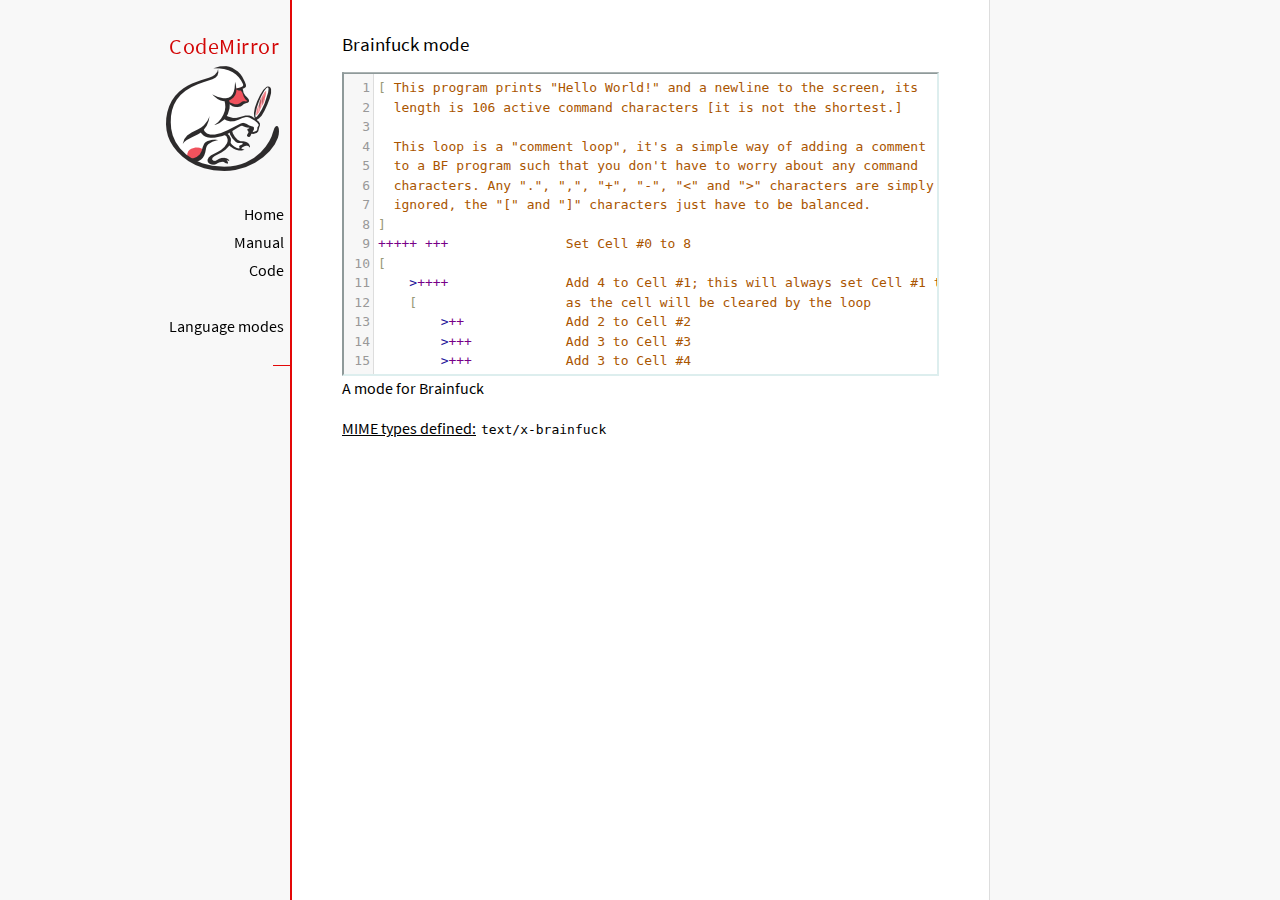
<file: cm/mode/brainfuck/index.html>
<!doctype html>

<title>CodeMirror: Brainfuck mode</title>
<meta charset="utf-8"/>
<link rel=stylesheet href="../../doc/docs.css">

<link rel="stylesheet" href="../../lib/codemirror.css">
<script src="../../lib/codemirror.js"></script>
<script src="../../addon/edit/matchbrackets.js"></script>
<script src="./brainfuck.js"></script>
<style>
	.CodeMirror { border: 2px inset #dee; }
    </style>
<div id=nav>
  <a href="https://codemirror.net/5"><h1>CodeMirror</h1><img id=logo src="../../doc/logo.png" alt=""></a>

  <ul>
    <li><a href="../../index.html">Home</a>
    <li><a href="../../doc/manual.html">Manual</a>
    <li><a href="https://github.com/codemirror/codemirror5">Code</a>
  </ul>
  <ul>
    <li><a href="../index.html">Language modes</a>
    <li><a class=active href="#"></a>
  </ul>
</div>

<article>
<h2>Brainfuck mode</h2>
<form><textarea id="code" name="code">
[ This program prints "Hello World!" and a newline to the screen, its
  length is 106 active command characters [it is not the shortest.]

  This loop is a "comment loop", it's a simple way of adding a comment
  to a BF program such that you don't have to worry about any command
  characters. Any ".", ",", "+", "-", "&lt;" and "&gt;" characters are simply
  ignored, the "[" and "]" characters just have to be balanced.
]
+++++ +++               Set Cell #0 to 8
[
    &gt;++++               Add 4 to Cell #1; this will always set Cell #1 to 4
    [                   as the cell will be cleared by the loop
        &gt;++             Add 2 to Cell #2
        &gt;+++            Add 3 to Cell #3
        &gt;+++            Add 3 to Cell #4
        &gt;+              Add 1 to Cell #5
        &lt;&lt;&lt;&lt;-           Decrement the loop counter in Cell #1
    ]                   Loop till Cell #1 is zero; number of iterations is 4
    &gt;+                  Add 1 to Cell #2
    &gt;+                  Add 1 to Cell #3
    &gt;-                  Subtract 1 from Cell #4
    &gt;&gt;+                 Add 1 to Cell #6
    [&lt;]                 Move back to the first zero cell you find; this will
                        be Cell #1 which was cleared by the previous loop
    &lt;-                  Decrement the loop Counter in Cell #0
]                       Loop till Cell #0 is zero; number of iterations is 8

The result of this is:
Cell No :   0   1   2   3   4   5   6
Contents:   0   0  72 104  88  32   8
Pointer :   ^

&gt;&gt;.                     Cell #2 has value 72 which is 'H'
&gt;---.                   Subtract 3 from Cell #3 to get 101 which is 'e'
+++++++..+++.           Likewise for 'llo' from Cell #3
&gt;&gt;.                     Cell #5 is 32 for the space
&lt;-.                     Subtract 1 from Cell #4 for 87 to give a 'W'
&lt;.                      Cell #3 was set to 'o' from the end of 'Hello'
+++.------.--------.    Cell #3 for 'rl' and 'd'
&gt;&gt;+.                    Add 1 to Cell #5 gives us an exclamation point
&gt;++.                    And finally a newline from Cell #6
</textarea></form>

    <script>
      var editor = CodeMirror.fromTextArea(document.getElementById("code"), {
        lineNumbers: true,
        matchBrackets: true,
        mode: "text/x-brainfuck"
      });
    </script>

    <p>A mode for Brainfuck</p>

    <p><strong>MIME types defined:</strong> <code>text/x-brainfuck</code></p>
  </article>
</file>
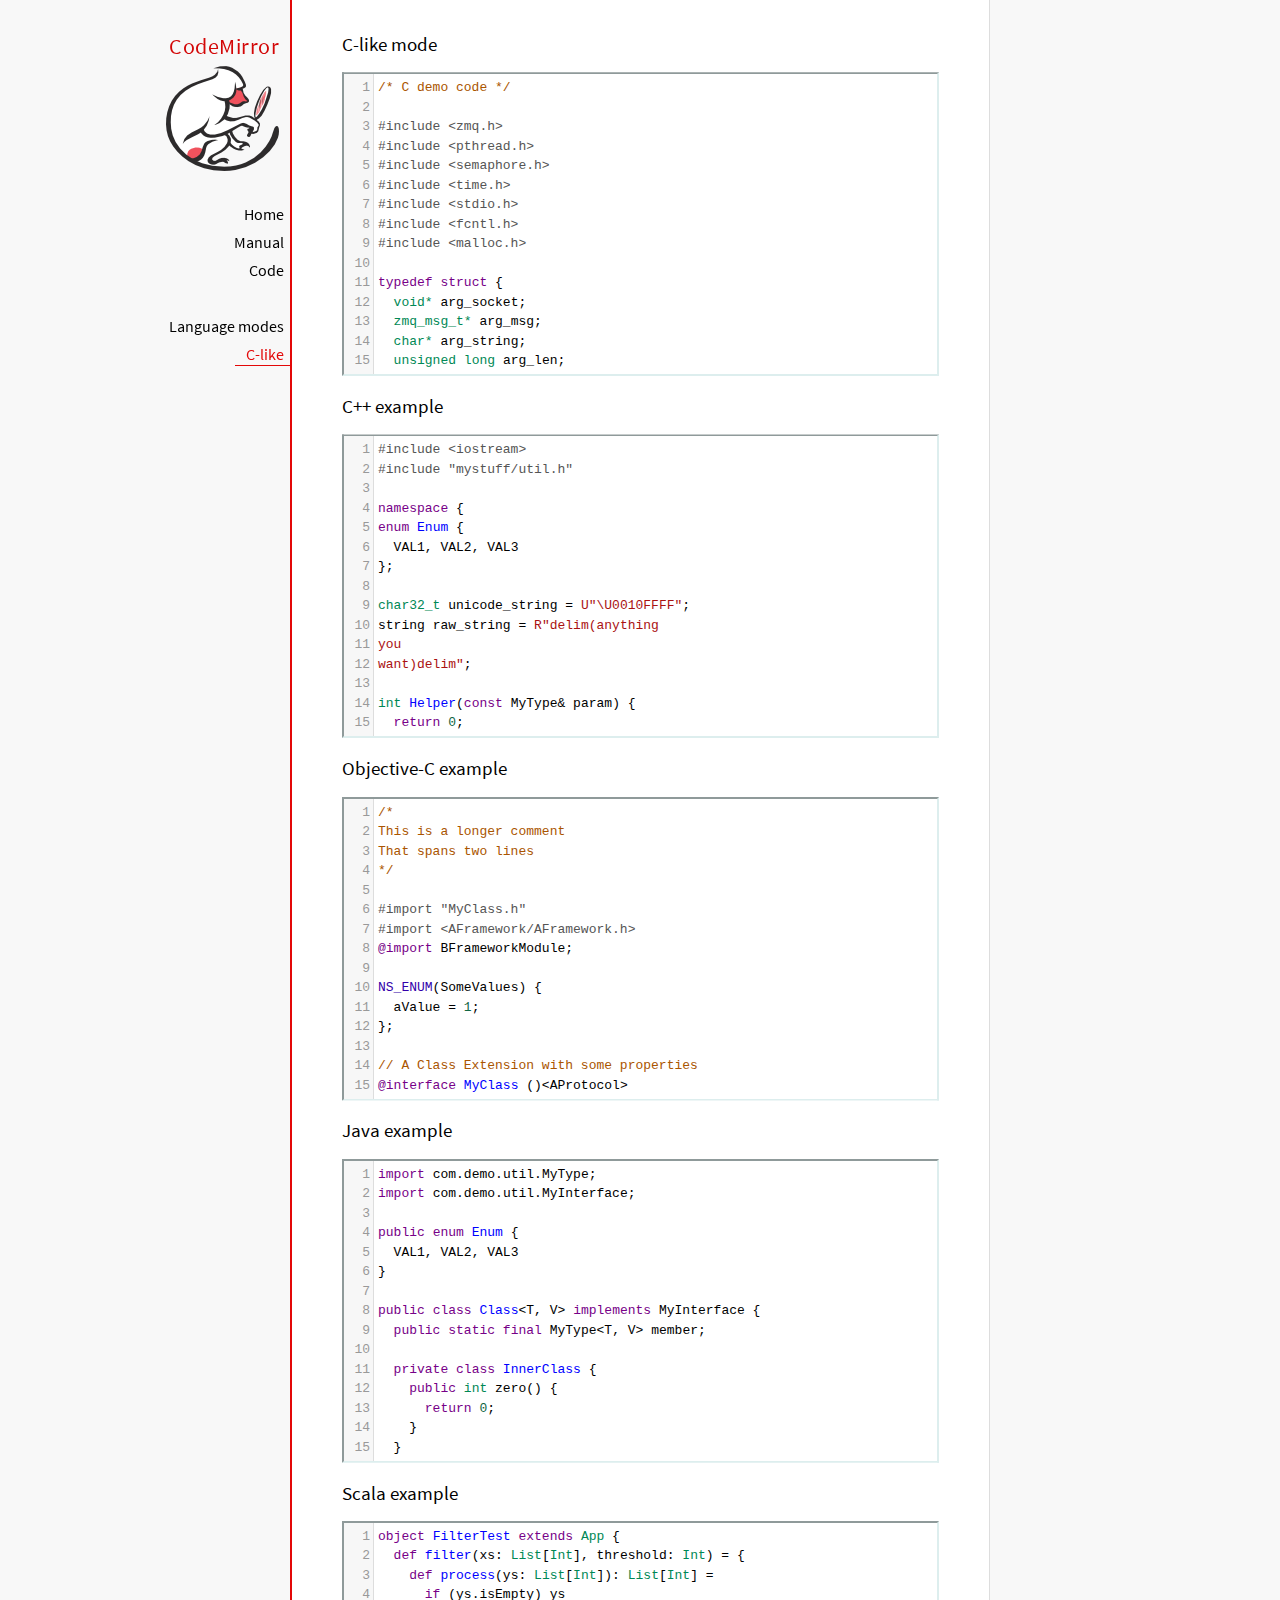
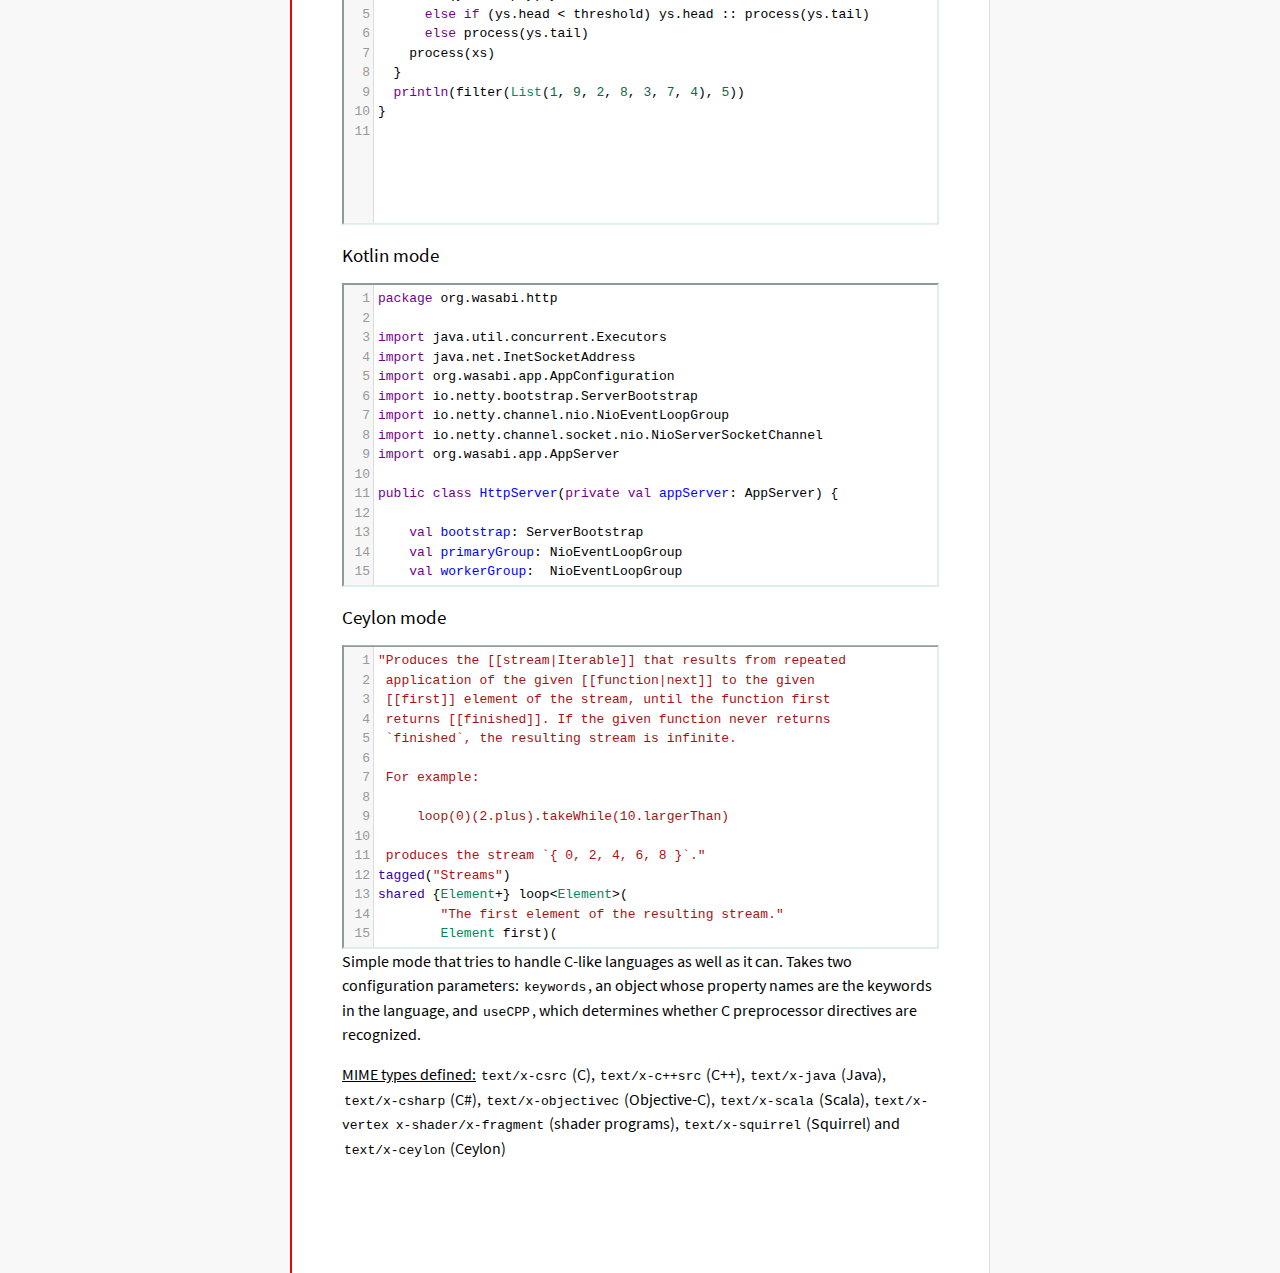
<file: cm/mode/clike/index.html>
<!doctype html>

<title>CodeMirror: C-like mode</title>
<meta charset="utf-8"/>
<link rel=stylesheet href="../../doc/docs.css">

<link rel="stylesheet" href="../../lib/codemirror.css">
<script src="../../lib/codemirror.js"></script>
<script src="../../addon/edit/matchbrackets.js"></script>
<link rel="stylesheet" href="../../addon/hint/show-hint.css">
<script src="../../addon/hint/show-hint.js"></script>
<script src="clike.js"></script>
<style>.CodeMirror {border: 2px inset #dee;}</style>
<div id=nav>
  <a href="https://codemirror.net/5"><h1>CodeMirror</h1><img id=logo src="../../doc/logo.png" alt=""></a>

  <ul>
    <li><a href="../../index.html">Home</a>
    <li><a href="../../doc/manual.html">Manual</a>
    <li><a href="https://github.com/codemirror/codemirror5">Code</a>
  </ul>
  <ul>
    <li><a href="../index.html">Language modes</a>
    <li><a class=active href="#">C-like</a>
  </ul>
</div>

<article>
<h2>C-like mode</h2>

<div><textarea id="c-code">
/* C demo code */

#include <zmq.h>
#include <pthread.h>
#include <semaphore.h>
#include <time.h>
#include <stdio.h>
#include <fcntl.h>
#include <malloc.h>

typedef struct {
  void* arg_socket;
  zmq_msg_t* arg_msg;
  char* arg_string;
  unsigned long arg_len;
  int arg_int, arg_command;

  int signal_fd;
  int pad;
  void* context;
  sem_t sem;
} acl_zmq_context;

#define p(X) (context->arg_##X)

void* zmq_thread(void* context_pointer) {
  acl_zmq_context* context = (acl_zmq_context*)context_pointer;
  char ok = 'K', err = 'X';
  int res;

  while (1) {
    while ((res = sem_wait(&amp;context->sem)) == EINTR);
    if (res) {write(context->signal_fd, &amp;err, 1); goto cleanup;}
    switch(p(command)) {
    case 0: goto cleanup;
    case 1: p(socket) = zmq_socket(context->context, p(int)); break;
    case 2: p(int) = zmq_close(p(socket)); break;
    case 3: p(int) = zmq_bind(p(socket), p(string)); break;
    case 4: p(int) = zmq_connect(p(socket), p(string)); break;
    case 5: p(int) = zmq_getsockopt(p(socket), p(int), (void*)p(string), &amp;p(len)); break;
    case 6: p(int) = zmq_setsockopt(p(socket), p(int), (void*)p(string), p(len)); break;
    case 7: p(int) = zmq_send(p(socket), p(msg), p(int)); break;
    case 8: p(int) = zmq_recv(p(socket), p(msg), p(int)); break;
    case 9: p(int) = zmq_poll(p(socket), p(int), p(len)); break;
    }
    p(command) = errno;
    write(context->signal_fd, &amp;ok, 1);
  }
 cleanup:
  close(context->signal_fd);
  free(context_pointer);
  return 0;
}

void* zmq_thread_init(void* zmq_context, int signal_fd) {
  acl_zmq_context* context = malloc(sizeof(acl_zmq_context));
  pthread_t thread;

  context->context = zmq_context;
  context->signal_fd = signal_fd;
  sem_init(&amp;context->sem, 1, 0);
  pthread_create(&amp;thread, 0, &amp;zmq_thread, context);
  pthread_detach(thread);
  return context;
}
</textarea></div>

<h2>C++ example</h2>

<div><textarea id="cpp-code">
#include <iostream>
#include "mystuff/util.h"

namespace {
enum Enum {
  VAL1, VAL2, VAL3
};

char32_t unicode_string = U"\U0010FFFF";
string raw_string = R"delim(anything
you
want)delim";

int Helper(const MyType& param) {
  return 0;
}
} // namespace

class ForwardDec;

template <class T, class V>
class Class : public BaseClass {
  const MyType<T, V> member_;

 public:
  const MyType<T, V>& Method() const {
    return member_;
  }

  void Method2(MyType<T, V>* value);
}

template <class T, class V>
void Class::Method2(MyType<T, V>* value) {
  std::out << 1 >> method();
  value->Method3(member_);
  member_ = value;
}
</textarea></div>

<h2>Objective-C example</h2>

<div><textarea id="objectivec-code">
/*
This is a longer comment
That spans two lines
*/

#import "MyClass.h"
#import <AFramework/AFramework.h>
@import BFrameworkModule;

NS_ENUM(SomeValues) {
  aValue = 1;
};

// A Class Extension with some properties
@interface MyClass ()<AProtocol>
@property(atomic, readwrite, assign) NSInteger anInt;
@property(nonatomic, strong, nullable) NSString *aString;
@end

@implementation YourAppDelegate

- (instancetype)initWithString:(NSString *)aStringVar {
  if ((self = [super init])) {
    aString = aStringVar;
  }
  return self;
}

- (BOOL)doSomething:(float)progress {
  NSString *myString = @"This is a ObjC string %f ";
  myString = [[NSString stringWithFormat:myString, progress] stringByAppendingString:self.aString];
  return myString.length > 100 ? NO : YES;
}

@end
</textarea></div>

<h2>Java example</h2>

<div><textarea id="java-code">
import com.demo.util.MyType;
import com.demo.util.MyInterface;

public enum Enum {
  VAL1, VAL2, VAL3
}

public class Class<T, V> implements MyInterface {
  public static final MyType<T, V> member;
  
  private class InnerClass {
    public int zero() {
      return 0;
    }
  }

  @Override
  public MyType method() {
    return member;
  }

  public void method2(MyType<T, V> value) {
    method();
    value.method3();
    member = value;
  }
}
</textarea></div>

<h2>Scala example</h2>

<div><textarea id="scala-code">
object FilterTest extends App {
  def filter(xs: List[Int], threshold: Int) = {
    def process(ys: List[Int]): List[Int] =
      if (ys.isEmpty) ys
      else if (ys.head < threshold) ys.head :: process(ys.tail)
      else process(ys.tail)
    process(xs)
  }
  println(filter(List(1, 9, 2, 8, 3, 7, 4), 5))
}
</textarea></div>

<h2>Kotlin mode</h2>

<div><textarea id="kotlin-code">
package org.wasabi.http

import java.util.concurrent.Executors
import java.net.InetSocketAddress
import org.wasabi.app.AppConfiguration
import io.netty.bootstrap.ServerBootstrap
import io.netty.channel.nio.NioEventLoopGroup
import io.netty.channel.socket.nio.NioServerSocketChannel
import org.wasabi.app.AppServer

public class HttpServer(private val appServer: AppServer) {

    val bootstrap: ServerBootstrap
    val primaryGroup: NioEventLoopGroup
    val workerGroup:  NioEventLoopGroup

    init {
        // Define worker groups
        primaryGroup = NioEventLoopGroup()
        workerGroup = NioEventLoopGroup()

        // Initialize bootstrap of server
        bootstrap = ServerBootstrap()

        bootstrap.group(primaryGroup, workerGroup)
        bootstrap.channel(javaClass<NioServerSocketChannel>())
        bootstrap.childHandler(NettyPipelineInitializer(appServer))
    }

    public fun start(wait: Boolean = true) {
        val channel = bootstrap.bind(appServer.configuration.port)?.sync()?.channel()

        if (wait) {
            channel?.closeFuture()?.sync()
        }
    }

    public fun stop() {
        // Shutdown all event loops
        primaryGroup.shutdownGracefully()
        workerGroup.shutdownGracefully()

        // Wait till all threads are terminated
        primaryGroup.terminationFuture().sync()
        workerGroup.terminationFuture().sync()
    }
}
</textarea></div>

<h2>Ceylon mode</h2>

<div><textarea id="ceylon-code">
"Produces the [[stream|Iterable]] that results from repeated
 application of the given [[function|next]] to the given
 [[first]] element of the stream, until the function first
 returns [[finished]]. If the given function never returns 
 `finished`, the resulting stream is infinite.

 For example:

     loop(0)(2.plus).takeWhile(10.largerThan)

 produces the stream `{ 0, 2, 4, 6, 8 }`."
tagged("Streams")
shared {Element+} loop&lt;Element&gt;(
        "The first element of the resulting stream."
        Element first)(
        "The function that produces the next element of the
         stream, given the current element. The function may
         return [[finished]] to indicate the end of the 
         stream."
        Element|Finished next(Element element))
    =&gt; let (start = first)
    object satisfies {Element+} {
        first =&gt; start;
        empty =&gt; false;
        function nextElement(Element element)
                =&gt; next(element);
        iterator()
                =&gt; object satisfies Iterator&lt;Element&gt; {
            variable Element|Finished current = start;
            shared actual Element|Finished next() {
                if (!is Finished result = current) {
                    current = nextElement(result);
                    return result;
                }
                else {
                    return finished;
                }
            }
        };
    };
</textarea></div>

    <script>
      var cEditor = CodeMirror.fromTextArea(document.getElementById("c-code"), {
        lineNumbers: true,
        matchBrackets: true,
        mode: "text/x-csrc"
      });
      var cppEditor = CodeMirror.fromTextArea(document.getElementById("cpp-code"), {
        lineNumbers: true,
        matchBrackets: true,
        mode: "text/x-c++src"
      });
      var javaEditor = CodeMirror.fromTextArea(document.getElementById("java-code"), {
        lineNumbers: true,
        matchBrackets: true,
        mode: "text/x-java"
      });
      var objectivecEditor = CodeMirror.fromTextArea(document.getElementById("objectivec-code"), {
        lineNumbers: true,
        matchBrackets: true,
        mode: "text/x-objectivec"
      });
      var scalaEditor = CodeMirror.fromTextArea(document.getElementById("scala-code"), {
        lineNumbers: true,
        matchBrackets: true,
        mode: "text/x-scala"
      });
      var kotlinEditor = CodeMirror.fromTextArea(document.getElementById("kotlin-code"), {
          lineNumbers: true,
          matchBrackets: true,
          mode: "text/x-kotlin"
      });
      var ceylonEditor = CodeMirror.fromTextArea(document.getElementById("ceylon-code"), {
          lineNumbers: true,
          matchBrackets: true,
          mode: "text/x-ceylon"
      });
      var mac = CodeMirror.keyMap.default == CodeMirror.keyMap.macDefault;
      CodeMirror.keyMap.default[(mac ? "Cmd" : "Ctrl") + "-Space"] = "autocomplete";
    </script>

    <p>Simple mode that tries to handle C-like languages as well as it
    can. Takes two configuration parameters: <code>keywords</code>, an
    object whose property names are the keywords in the language,
    and <code>useCPP</code>, which determines whether C preprocessor
    directives are recognized.</p>

    <p><strong>MIME types defined:</strong> <code>text/x-csrc</code>
    (C), <code>text/x-c++src</code> (C++), <code>text/x-java</code>
    (Java), <code>text/x-csharp</code> (C#),
    <code>text/x-objectivec</code> (Objective-C),
    <code>text/x-scala</code> (Scala), <code>text/x-vertex</code>
    <code>x-shader/x-fragment</code> (shader programs),
    <code>text/x-squirrel</code> (Squirrel) and
    <code>text/x-ceylon</code> (Ceylon)</p>
</article>
</file>
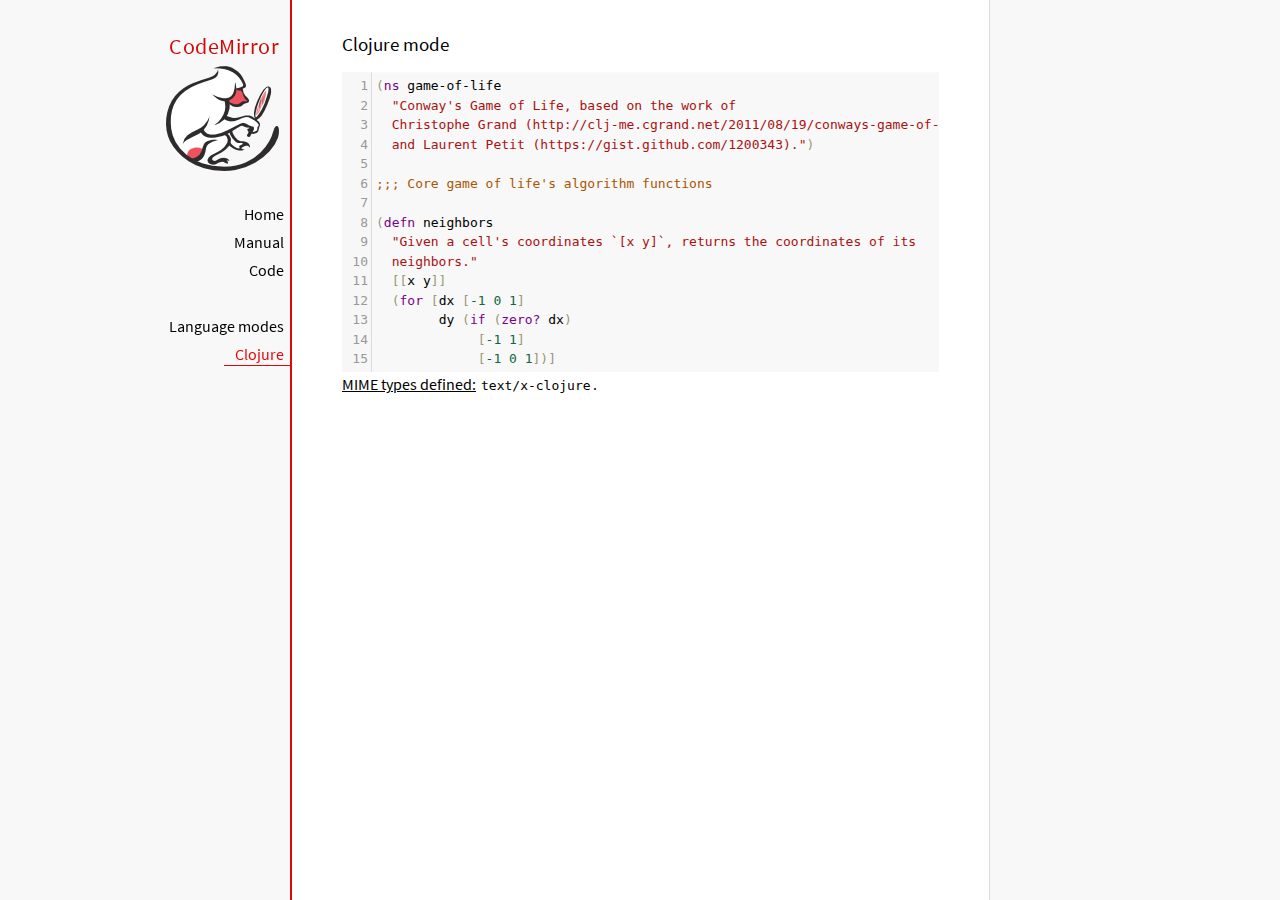
<file: cm/mode/clojure/index.html>
<!doctype html>

<title>CodeMirror: Clojure mode</title>
<meta charset="utf-8"/>
<link rel=stylesheet href="../../doc/docs.css">

<link rel="stylesheet" href="../../lib/codemirror.css">
<script src="../../lib/codemirror.js"></script>
<script src="../../addon/edit/closebrackets.js"></script>
<script src="../../addon/edit/matchbrackets.js"></script>
<script src="clojure.js"></script>
<style>.CodeMirror {background: #f8f8f8;}</style>
<div id=nav>
  <a href="https://codemirror.net/5"><h1>CodeMirror</h1><img id=logo src="../../doc/logo.png" alt=""></a>

  <ul>
    <li><a href="../../index.html">Home</a>
    <li><a href="../../doc/manual.html">Manual</a>
    <li><a href="https://github.com/codemirror/codemirror5">Code</a>
  </ul>
  <ul>
    <li><a href="../index.html">Language modes</a>
    <li><a class=active href="#">Clojure</a>
  </ul>
</div>

<article>
<h2>Clojure mode</h2>
<form><textarea id="code" name="code">
(ns game-of-life
  "Conway's Game of Life, based on the work of
  Christophe Grand (http://clj-me.cgrand.net/2011/08/19/conways-game-of-life)
  and Laurent Petit (https://gist.github.com/1200343).")

;;; Core game of life's algorithm functions

(defn neighbors
  "Given a cell's coordinates `[x y]`, returns the coordinates of its
  neighbors."
  [[x y]]
  (for [dx [-1 0 1]
        dy (if (zero? dx)
             [-1 1]
             [-1 0 1])]
    [(+ dx x) (+ dy y)]))

(defn step
  "Given a set of living `cells`, computes the new set of living cells."
  [cells]
  (set (for [[cell n] (frequencies (mapcat neighbors cells))
             :when (or (= n 3)
                       (and (= n 2)
                            (cells cell)))]
         cell)))

;;; Utility methods for displaying game on a text terminal

(defn print-grid
  "Prints a `grid` of `w` columns and `h` rows, on *out*, representing a
  step in the game."
  [grid w h]
  (doseq [x (range (inc w))
          y (range (inc h))]
    (when (= y 0) (println))
    (print (if (grid [x y])
             "[X]"
             " . "))))

(defn print-grids
  "Prints a sequence of `grids` of `w` columns and `h` rows on *out*,
  representing several steps."
  [grids w h]
  (doseq [grid grids]
    (print-grid grid w h)
    (println)))

;;; Launches an example grid

(def grid
  "`grid` represents the initial set of living cells"
  #{[2 1] [2 2] [2 3]})

(print-grids (take 3 (iterate step grid)) 5 5)</textarea></form>
    <script>
      var editor = CodeMirror.fromTextArea(document.getElementById("code"), {
          autoCloseBrackets: true,
          lineNumbers: true,
          matchBrackets: true,
          mode: 'text/x-clojure'
      });
    </script>

    <p><strong>MIME types defined:</strong> <code>text/x-clojure</code>.</p>

  </article>
</file>
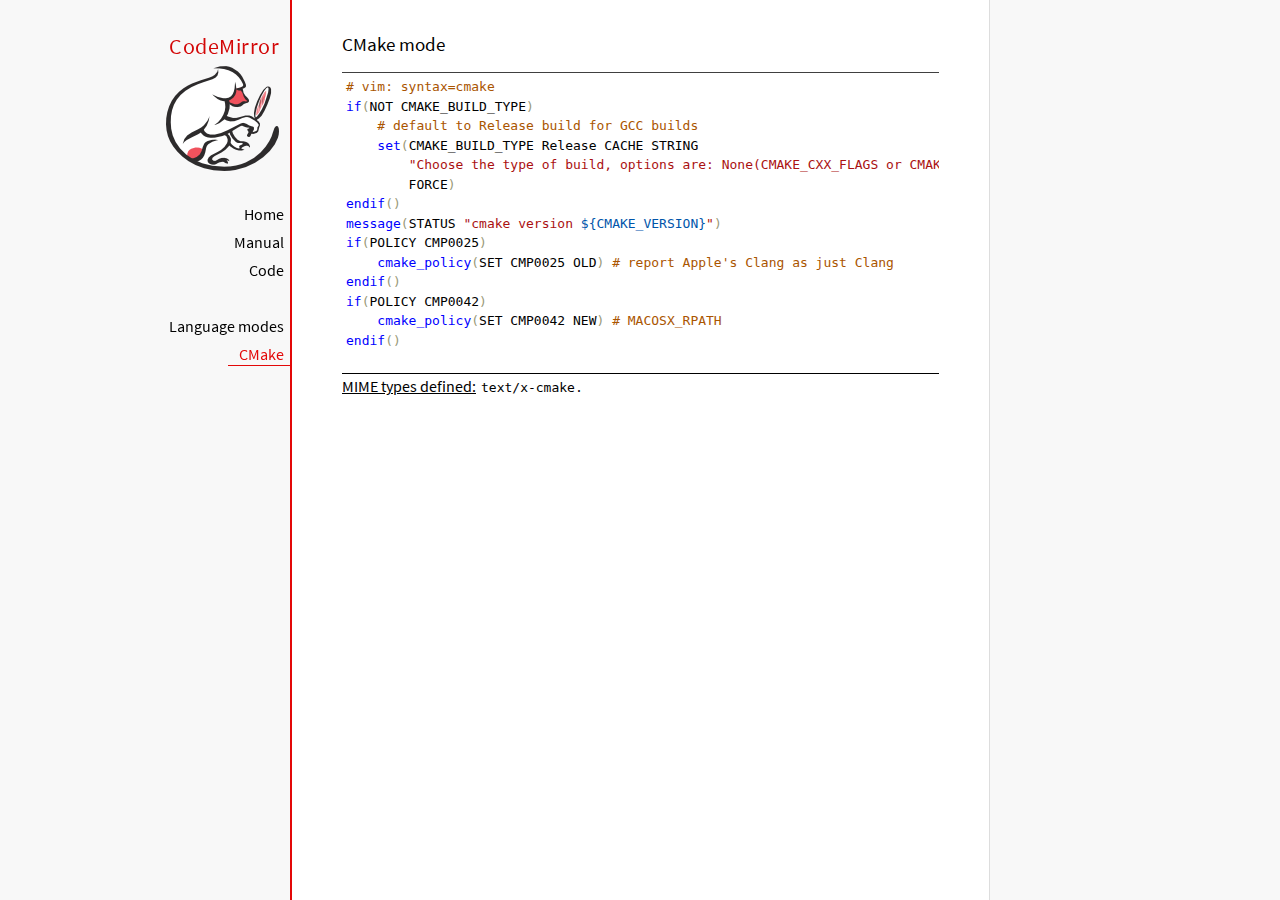
<file: cm/mode/cmake/index.html>
<!doctype html>

<title>CodeMirror: CMake mode</title>
<meta charset="utf-8"/>
<link rel=stylesheet href="../../doc/docs.css">

<link rel="stylesheet" href="../../lib/codemirror.css">
<script src="../../lib/codemirror.js"></script>
<script src="../../addon/edit/matchbrackets.js"></script>
<script src="cmake.js"></script>
<style>
      .CodeMirror {border-top: 1px solid black; border-bottom: 1px solid black;}
      .cm-s-default span.cm-arrow { color: red; }
    </style>
<div id=nav>
  <a href="https://codemirror.net/5"><h1>CodeMirror</h1><img id=logo src="../../doc/logo.png" alt=""></a>

  <ul>
    <li><a href="../../index.html">Home</a>
    <li><a href="../../doc/manual.html">Manual</a>
    <li><a href="https://github.com/codemirror/codemirror5">Code</a>
  </ul>
  <ul>
    <li><a href="../index.html">Language modes</a>
    <li><a class=active href="#">CMake</a>
  </ul>
</div>

<article>
<h2>CMake mode</h2>
<form><textarea id="code" name="code">
# vim: syntax=cmake
if(NOT CMAKE_BUILD_TYPE)
    # default to Release build for GCC builds
    set(CMAKE_BUILD_TYPE Release CACHE STRING
        "Choose the type of build, options are: None(CMAKE_CXX_FLAGS or CMAKE_C_FLAGS used) Debug Release RelWithDebInfo MinSizeRel."
        FORCE)
endif()
message(STATUS "cmake version ${CMAKE_VERSION}")
if(POLICY CMP0025)
    cmake_policy(SET CMP0025 OLD) # report Apple's Clang as just Clang
endif()
if(POLICY CMP0042)
    cmake_policy(SET CMP0042 NEW) # MACOSX_RPATH
endif()

project (x265)
cmake_minimum_required (VERSION 2.8.8) # OBJECT libraries require 2.8.8
include(CheckIncludeFiles)
include(CheckFunctionExists)
include(CheckSymbolExists)
include(CheckCXXCompilerFlag)

# X265_BUILD must be incremented each time the public API is changed
set(X265_BUILD 48)
configure_file("${PROJECT_SOURCE_DIR}/x265.def.in"
               "${PROJECT_BINARY_DIR}/x265.def")
configure_file("${PROJECT_SOURCE_DIR}/x265_config.h.in"
               "${PROJECT_BINARY_DIR}/x265_config.h")

SET(CMAKE_MODULE_PATH "${PROJECT_SOURCE_DIR}/cmake" "${CMAKE_MODULE_PATH}")

# System architecture detection
string(TOLOWER "${CMAKE_SYSTEM_PROCESSOR}" SYSPROC)
set(X86_ALIASES x86 i386 i686 x86_64 amd64)
list(FIND X86_ALIASES "${SYSPROC}" X86MATCH)
if("${SYSPROC}" STREQUAL "" OR X86MATCH GREATER "-1")
    message(STATUS "Detected x86 target processor")
    set(X86 1)
    add_definitions(-DX265_ARCH_X86=1)
    if("${CMAKE_SIZEOF_VOID_P}" MATCHES 8)
        set(X64 1)
        add_definitions(-DX86_64=1)
    endif()
elseif(${SYSPROC} STREQUAL "armv6l")
    message(STATUS "Detected ARM target processor")
    set(ARM 1)
    add_definitions(-DX265_ARCH_ARM=1 -DHAVE_ARMV6=1)
else()
    message(STATUS "CMAKE_SYSTEM_PROCESSOR value `${CMAKE_SYSTEM_PROCESSOR}` is unknown")
    message(STATUS "Please add this value near ${CMAKE_CURRENT_LIST_FILE}:${CMAKE_CURRENT_LIST_LINE}")
endif()

if(UNIX)
    list(APPEND PLATFORM_LIBS pthread)
    find_library(LIBRT rt)
    if(LIBRT)
        list(APPEND PLATFORM_LIBS rt)
    endif()
    find_package(Numa)
    if(NUMA_FOUND)
        list(APPEND CMAKE_REQUIRED_LIBRARIES ${NUMA_LIBRARY})
        check_symbol_exists(numa_node_of_cpu numa.h NUMA_V2)
        if(NUMA_V2)
            add_definitions(-DHAVE_LIBNUMA)
            message(STATUS "libnuma found, building with support for NUMA nodes")
            list(APPEND PLATFORM_LIBS ${NUMA_LIBRARY})
            link_directories(${NUMA_LIBRARY_DIR})
            include_directories(${NUMA_INCLUDE_DIR})
        endif()
    endif()
    mark_as_advanced(LIBRT NUMA_FOUND)
endif(UNIX)

if(X64 AND NOT WIN32)
    option(ENABLE_PIC "Enable Position Independent Code" ON)
else()
    option(ENABLE_PIC "Enable Position Independent Code" OFF)
endif(X64 AND NOT WIN32)

# Compiler detection
if(CMAKE_GENERATOR STREQUAL "Xcode")
  set(XCODE 1)
endif()
if (APPLE)
  add_definitions(-DMACOS)
endif()
</textarea></form>
    <script>
      var editor = CodeMirror.fromTextArea(document.getElementById("code"), {
        mode: "text/x-cmake",
        matchBrackets: true,
        indentUnit: 4
      });
    </script>

    <p><strong>MIME types defined:</strong> <code>text/x-cmake</code>.</p>

  </article>
</file>
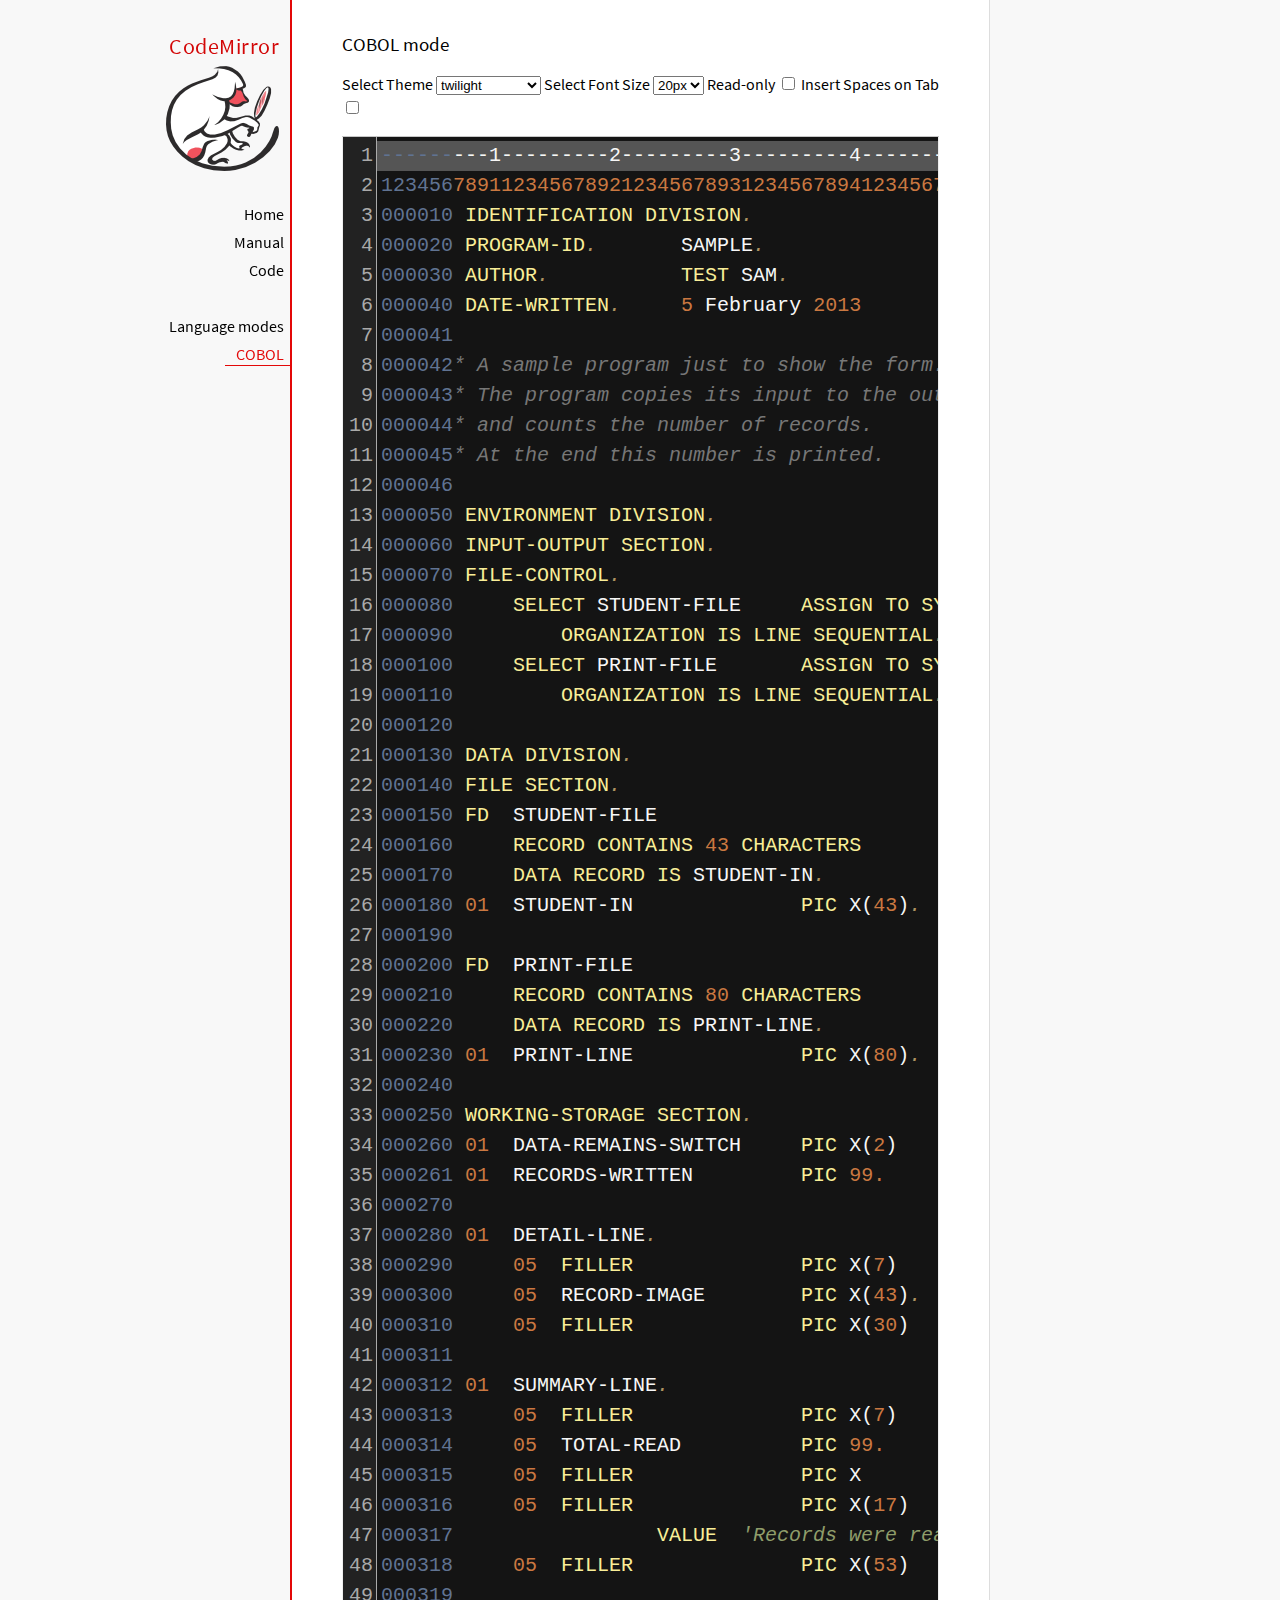
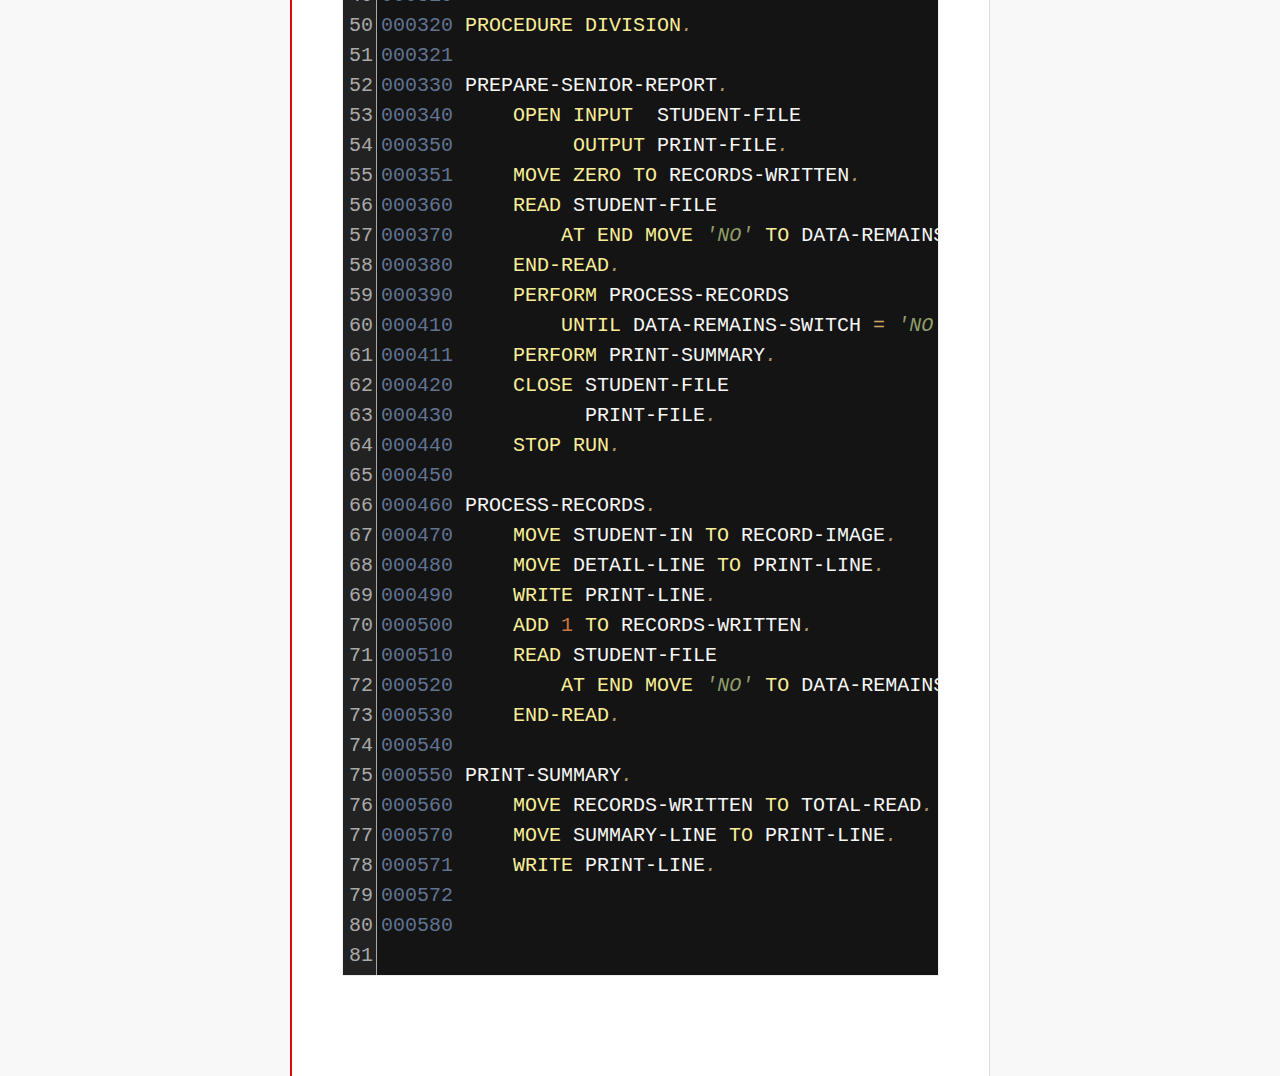
<file: cm/mode/cobol/index.html>
<!doctype html>

<title>CodeMirror: COBOL mode</title>
<meta charset="utf-8"/>
<link rel=stylesheet href="../../doc/docs.css">

<link rel="stylesheet" href="../../lib/codemirror.css">
<link rel="stylesheet" href="../../theme/neat.css">
<link rel="stylesheet" href="../../theme/elegant.css">
<link rel="stylesheet" href="../../theme/erlang-dark.css">
<link rel="stylesheet" href="../../theme/night.css">
<link rel="stylesheet" href="../../theme/monokai.css">
<link rel="stylesheet" href="../../theme/cobalt.css">
<link rel="stylesheet" href="../../theme/eclipse.css">
<link rel="stylesheet" href="../../theme/rubyblue.css">
<link rel="stylesheet" href="../../theme/lesser-dark.css">
<link rel="stylesheet" href="../../theme/xq-dark.css">
<link rel="stylesheet" href="../../theme/xq-light.css">
<link rel="stylesheet" href="../../theme/ambiance.css">
<link rel="stylesheet" href="../../theme/blackboard.css">
<link rel="stylesheet" href="../../theme/vibrant-ink.css">
<link rel="stylesheet" href="../../theme/solarized.css">
<link rel="stylesheet" href="../../theme/twilight.css">
<link rel="stylesheet" href="../../theme/midnight.css">
<link rel="stylesheet" href="../../addon/dialog/dialog.css">
<script src="../../lib/codemirror.js"></script>
<script src="../../addon/edit/matchbrackets.js"></script>
<script src="cobol.js"></script>
<script src="../../addon/selection/active-line.js"></script>
<script src="../../addon/search/search.js"></script>
<script src="../../addon/dialog/dialog.js"></script>
<script src="../../addon/search/searchcursor.js"></script>
<style>
        .CodeMirror {
          border: 1px solid #eee;
          font-size : 20px;
          height : auto !important;
        }
        .CodeMirror-activeline-background {background: #555555 !important;}
    </style>
<div id=nav>
  <a href="https://codemirror.net/5"><h1>CodeMirror</h1><img id=logo src="../../doc/logo.png" alt=""></a>

  <ul>
    <li><a href="../../index.html">Home</a>
    <li><a href="../../doc/manual.html">Manual</a>
    <li><a href="https://github.com/codemirror/codemirror5">Code</a>
  </ul>
  <ul>
    <li><a href="../index.html">Language modes</a>
    <li><a class=active href="#">COBOL</a>
  </ul>
</div>

<article>
<h2>COBOL mode</h2>

    <p> Select Theme <select onchange="selectTheme()" id="selectTheme">
        <option>default</option>
        <option>ambiance</option>
        <option>blackboard</option>
        <option>cobalt</option>
        <option>eclipse</option>
        <option>elegant</option>
        <option>erlang-dark</option>
        <option>lesser-dark</option>
        <option>midnight</option>
        <option>monokai</option>
        <option>neat</option>
        <option>night</option>
        <option>rubyblue</option>
        <option>solarized dark</option>
        <option>solarized light</option>
        <option selected>twilight</option>
        <option>vibrant-ink</option>
        <option>xq-dark</option>
        <option>xq-light</option>
    </select>    Select Font Size <select onchange="selectFontsize()" id="selectFontSize">
          <option value="13px">13px</option>
          <option value="14px">14px</option>
          <option value="16px">16px</option>
          <option value="18px">18px</option>
          <option value="20px" selected="selected">20px</option>
          <option value="24px">24px</option>
          <option value="26px">26px</option>
          <option value="28px">28px</option>
          <option value="30px">30px</option>
          <option value="32px">32px</option>
          <option value="34px">34px</option>
          <option value="36px">36px</option>
        </select>
<label for="checkBoxReadOnly">Read-only</label>
<input type="checkbox" id="checkBoxReadOnly" onchange="selectReadOnly()">
<label for="id_tabToIndentSpace">Insert Spaces on Tab</label>
<input type="checkbox" id="id_tabToIndentSpace" onchange="tabToIndentSpace()">
</p>
<textarea id="code" name="code">
---------1---------2---------3---------4---------5---------6---------7---------8
12345678911234567892123456789312345678941234567895123456789612345678971234567898
000010 IDENTIFICATION DIVISION.                                        MODTGHERE
000020 PROGRAM-ID.       SAMPLE.
000030 AUTHOR.           TEST SAM. 
000040 DATE-WRITTEN.     5 February 2013
000041
000042* A sample program just to show the form.
000043* The program copies its input to the output,
000044* and counts the number of records.
000045* At the end this number is printed.
000046
000050 ENVIRONMENT DIVISION.
000060 INPUT-OUTPUT SECTION.
000070 FILE-CONTROL.
000080     SELECT STUDENT-FILE     ASSIGN TO SYSIN
000090         ORGANIZATION IS LINE SEQUENTIAL.
000100     SELECT PRINT-FILE       ASSIGN TO SYSOUT
000110         ORGANIZATION IS LINE SEQUENTIAL.
000120
000130 DATA DIVISION.
000140 FILE SECTION.
000150 FD  STUDENT-FILE
000160     RECORD CONTAINS 43 CHARACTERS
000170     DATA RECORD IS STUDENT-IN.
000180 01  STUDENT-IN              PIC X(43).
000190
000200 FD  PRINT-FILE
000210     RECORD CONTAINS 80 CHARACTERS
000220     DATA RECORD IS PRINT-LINE.
000230 01  PRINT-LINE              PIC X(80).
000240
000250 WORKING-STORAGE SECTION.
000260 01  DATA-REMAINS-SWITCH     PIC X(2)      VALUE SPACES.
000261 01  RECORDS-WRITTEN         PIC 99.
000270
000280 01  DETAIL-LINE.
000290     05  FILLER              PIC X(7)      VALUE SPACES.
000300     05  RECORD-IMAGE        PIC X(43).
000310     05  FILLER              PIC X(30)     VALUE SPACES.
000311 
000312 01  SUMMARY-LINE.
000313     05  FILLER              PIC X(7)      VALUE SPACES.
000314     05  TOTAL-READ          PIC 99.
000315     05  FILLER              PIC X         VALUE SPACE.
000316     05  FILLER              PIC X(17)     
000317                 VALUE  'Records were read'.
000318     05  FILLER              PIC X(53)     VALUE SPACES.
000319
000320 PROCEDURE DIVISION.
000321
000330 PREPARE-SENIOR-REPORT.
000340     OPEN INPUT  STUDENT-FILE
000350          OUTPUT PRINT-FILE.
000351     MOVE ZERO TO RECORDS-WRITTEN.
000360     READ STUDENT-FILE
000370         AT END MOVE 'NO' TO DATA-REMAINS-SWITCH
000380     END-READ.
000390     PERFORM PROCESS-RECORDS
000410         UNTIL DATA-REMAINS-SWITCH = 'NO'.
000411     PERFORM PRINT-SUMMARY.
000420     CLOSE STUDENT-FILE
000430           PRINT-FILE.
000440     STOP RUN.
000450
000460 PROCESS-RECORDS.
000470     MOVE STUDENT-IN TO RECORD-IMAGE.
000480     MOVE DETAIL-LINE TO PRINT-LINE.
000490     WRITE PRINT-LINE.
000500     ADD 1 TO RECORDS-WRITTEN.
000510     READ STUDENT-FILE
000520         AT END MOVE 'NO' TO DATA-REMAINS-SWITCH
000530     END-READ. 
000540
000550 PRINT-SUMMARY.
000560     MOVE RECORDS-WRITTEN TO TOTAL-READ.
000570     MOVE SUMMARY-LINE TO PRINT-LINE.
000571     WRITE PRINT-LINE. 
000572
000580
</textarea>
    <script>
      var editor = CodeMirror.fromTextArea(document.getElementById("code"), {
        lineNumbers: true,
        matchBrackets: true,
        mode: "text/x-cobol",
        theme : "twilight",
        styleActiveLine: true,
        showCursorWhenSelecting : true,  
      });
      function selectTheme() {
        var themeInput = document.getElementById("selectTheme");
        var theme = themeInput.options[themeInput.selectedIndex].innerHTML;
        editor.setOption("theme", theme);
      }
      function selectFontsize() {
        var fontSizeInput = document.getElementById("selectFontSize");
        var fontSize = fontSizeInput.options[fontSizeInput.selectedIndex].innerHTML;
        editor.getWrapperElement().style.fontSize = fontSize;
        editor.refresh();
      }
      function selectReadOnly() {
        editor.setOption("readOnly", document.getElementById("checkBoxReadOnly").checked);
      }
      function tabToIndentSpace() {
        if (document.getElementById("id_tabToIndentSpace").checked) {
            editor.setOption("extraKeys", {Tab: function(cm) { cm.replaceSelection("    ", "end"); }});
        } else {
            editor.setOption("extraKeys", {Tab: function(cm) { cm.replaceSelection("    ", "end"); }});
        }
      }
    </script>
  </article>
</file>
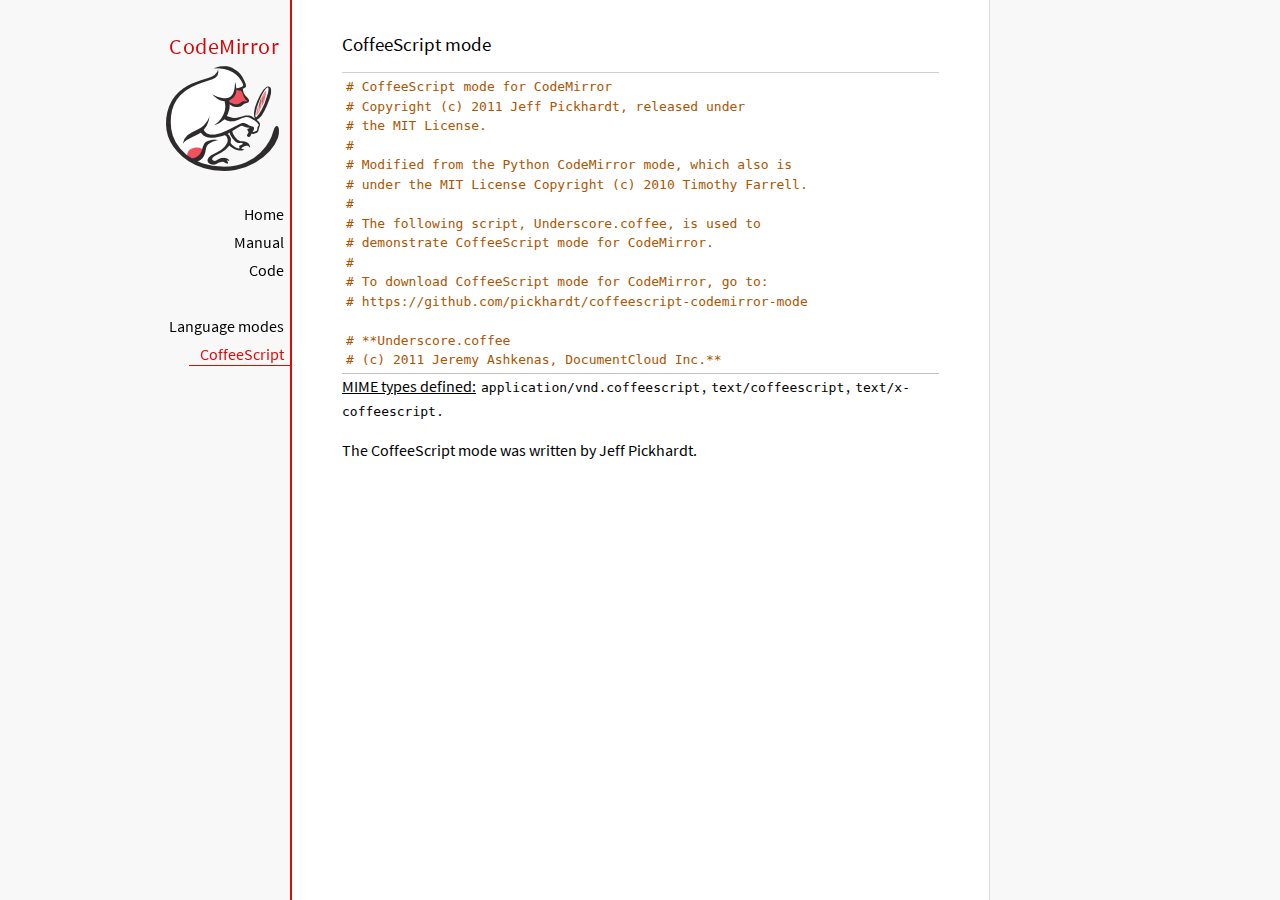
<file: cm/mode/coffeescript/index.html>
<!doctype html>

<title>CodeMirror: CoffeeScript mode</title>
<meta charset="utf-8"/>
<link rel=stylesheet href="../../doc/docs.css">

<link rel="stylesheet" href="../../lib/codemirror.css">
<script src="../../lib/codemirror.js"></script>
<script src="coffeescript.js"></script>
<style>.CodeMirror {border-top: 1px solid silver; border-bottom: 1px solid silver;}</style>
<div id=nav>
  <a href="https://codemirror.net/5"><h1>CodeMirror</h1><img id=logo src="../../doc/logo.png" alt=""></a>

  <ul>
    <li><a href="../../index.html">Home</a>
    <li><a href="../../doc/manual.html">Manual</a>
    <li><a href="https://github.com/codemirror/codemirror5">Code</a>
  </ul>
  <ul>
    <li><a href="../index.html">Language modes</a>
    <li><a class=active href="#">CoffeeScript</a>
  </ul>
</div>

<article>
<h2>CoffeeScript mode</h2>
<form><textarea id="code" name="code">
# CoffeeScript mode for CodeMirror
# Copyright (c) 2011 Jeff Pickhardt, released under
# the MIT License.
#
# Modified from the Python CodeMirror mode, which also is 
# under the MIT License Copyright (c) 2010 Timothy Farrell.
#
# The following script, Underscore.coffee, is used to 
# demonstrate CoffeeScript mode for CodeMirror.
#
# To download CoffeeScript mode for CodeMirror, go to:
# https://github.com/pickhardt/coffeescript-codemirror-mode

# **Underscore.coffee
# (c) 2011 Jeremy Ashkenas, DocumentCloud Inc.**
# Underscore is freely distributable under the terms of the
# [MIT license](http://en.wikipedia.org/wiki/MIT_License).
# Portions of Underscore are inspired by or borrowed from
# [Prototype.js](http://prototypejs.org/api), Oliver Steele's
# [Functional](http://osteele.com), and John Resig's
# [Micro-Templating](http://ejohn.org).
# For all details and documentation:
# http://documentcloud.github.com/underscore/


# Baseline setup
# --------------

# Establish the root object, `window` in the browser, or `global` on the server.
root = this


# Save the previous value of the `_` variable.
previousUnderscore = root._

### Multiline
    comment
###

# Establish the object that gets thrown to break out of a loop iteration.
# `StopIteration` is SOP on Mozilla.
breaker = if typeof(StopIteration) is 'undefined' then '__break__' else StopIteration


#### Docco style single line comment (title)


# Helper function to escape **RegExp** contents, because JS doesn't have one.
escapeRegExp = (string) -> string.replace(/([.*+?^${}()|[\]\/\\])/g, '\\$1')


# Save bytes in the minified (but not gzipped) version:
ArrayProto = Array.prototype
ObjProto = Object.prototype


# Create quick reference variables for speed access to core prototypes.
slice = ArrayProto.slice
unshift = ArrayProto.unshift
toString = ObjProto.toString
hasOwnProperty = ObjProto.hasOwnProperty
propertyIsEnumerable = ObjProto.propertyIsEnumerable


# All **ECMA5** native implementations we hope to use are declared here.
nativeForEach = ArrayProto.forEach
nativeMap = ArrayProto.map
nativeReduce = ArrayProto.reduce
nativeReduceRight = ArrayProto.reduceRight
nativeFilter = ArrayProto.filter
nativeEvery = ArrayProto.every
nativeSome = ArrayProto.some
nativeIndexOf = ArrayProto.indexOf
nativeLastIndexOf = ArrayProto.lastIndexOf
nativeIsArray = Array.isArray
nativeKeys = Object.keys


# Create a safe reference to the Underscore object for use below.
_ = (obj) -> new wrapper(obj)


# Export the Underscore object for **CommonJS**.
if typeof(exports) != 'undefined' then exports._ = _


# Export Underscore to global scope.
root._ = _


# Current version.
_.VERSION = '1.1.0'


# Collection Functions
# --------------------

# The cornerstone, an **each** implementation.
# Handles objects implementing **forEach**, arrays, and raw objects.
_.each = (obj, iterator, context) ->
  try
    if nativeForEach and obj.forEach is nativeForEach
      obj.forEach iterator, context
    else if _.isNumber obj.length
      iterator.call context, obj[i], i, obj for i in [0...obj.length]
    else
      iterator.call context, val, key, obj for own key, val of obj
  catch e
    throw e if e isnt breaker
  obj


# Return the results of applying the iterator to each element. Use JavaScript
# 1.6's version of **map**, if possible.
_.map = (obj, iterator, context) ->
  return obj.map(iterator, context) if nativeMap and obj.map is nativeMap
  results = []
  _.each obj, (value, index, list) ->
    results.push iterator.call context, value, index, list
  results


# **Reduce** builds up a single result from a list of values. Also known as
# **inject**, or **foldl**. Uses JavaScript 1.8's version of **reduce**, if possible.
_.reduce = (obj, iterator, memo, context) ->
  if nativeReduce and obj.reduce is nativeReduce
    iterator = _.bind iterator, context if context
    return obj.reduce iterator, memo
  _.each obj, (value, index, list) ->
    memo = iterator.call context, memo, value, index, list
  memo


# The right-associative version of **reduce**, also known as **foldr**. Uses
# JavaScript 1.8's version of **reduceRight**, if available.
_.reduceRight = (obj, iterator, memo, context) ->
  if nativeReduceRight and obj.reduceRight is nativeReduceRight
    iterator = _.bind iterator, context if context
    return obj.reduceRight iterator, memo
  reversed = _.clone(_.toArray(obj)).reverse()
  _.reduce reversed, iterator, memo, context


# Return the first value which passes a truth test.
_.detect = (obj, iterator, context) ->
  result = null
  _.each obj, (value, index, list) ->
    if iterator.call context, value, index, list
      result = value
      _.breakLoop()
  result


# Return all the elements that pass a truth test. Use JavaScript 1.6's
# **filter**, if it exists.
_.filter = (obj, iterator, context) ->
  return obj.filter iterator, context if nativeFilter and obj.filter is nativeFilter
  results = []
  _.each obj, (value, index, list) ->
    results.push value if iterator.call context, value, index, list
  results


# Return all the elements for which a truth test fails.
_.reject = (obj, iterator, context) ->
  results = []
  _.each obj, (value, index, list) ->
    results.push value if not iterator.call context, value, index, list
  results


# Determine whether all of the elements match a truth test. Delegate to
# JavaScript 1.6's **every**, if it is present.
_.every = (obj, iterator, context) ->
  iterator ||= _.identity
  return obj.every iterator, context if nativeEvery and obj.every is nativeEvery
  result = true
  _.each obj, (value, index, list) ->
    _.breakLoop() unless (result = result and iterator.call(context, value, index, list))
  result


# Determine if at least one element in the object matches a truth test. Use
# JavaScript 1.6's **some**, if it exists.
_.some = (obj, iterator, context) ->
  iterator ||= _.identity
  return obj.some iterator, context if nativeSome and obj.some is nativeSome
  result = false
  _.each obj, (value, index, list) ->
    _.breakLoop() if (result = iterator.call(context, value, index, list))
  result


# Determine if a given value is included in the array or object,
# based on `===`.
_.include = (obj, target) ->
  return _.indexOf(obj, target) isnt -1 if nativeIndexOf and obj.indexOf is nativeIndexOf
  return true for own key, val of obj when val is target
  false


# Invoke a method with arguments on every item in a collection.
_.invoke = (obj, method) ->
  args = _.rest arguments, 2
  (if method then val[method] else val).apply(val, args) for val in obj


# Convenience version of a common use case of **map**: fetching a property.
_.pluck = (obj, key) ->
  _.map(obj, (val) -> val[key])


# Return the maximum item or (item-based computation).
_.max = (obj, iterator, context) ->
  return Math.max.apply(Math, obj) if not iterator and _.isArray(obj)
  result = computed: -Infinity
  _.each obj, (value, index, list) ->
    computed = if iterator then iterator.call(context, value, index, list) else value
    computed >= result.computed and (result = {value: value, computed: computed})
  result.value


# Return the minimum element (or element-based computation).
_.min = (obj, iterator, context) ->
  return Math.min.apply(Math, obj) if not iterator and _.isArray(obj)
  result = computed: Infinity
  _.each obj, (value, index, list) ->
    computed = if iterator then iterator.call(context, value, index, list) else value
    computed < result.computed and (result = {value: value, computed: computed})
  result.value


# Sort the object's values by a criterion produced by an iterator.
_.sortBy = (obj, iterator, context) ->
  _.pluck(((_.map obj, (value, index, list) ->
    {value: value, criteria: iterator.call(context, value, index, list)}
  ).sort((left, right) ->
    a = left.criteria; b = right.criteria
    if a < b then -1 else if a > b then 1 else 0
  )), 'value')


# Use a comparator function to figure out at what index an object should
# be inserted so as to maintain order. Uses binary search.
_.sortedIndex = (array, obj, iterator) ->
  iterator ||= _.identity
  low = 0
  high = array.length
  while low < high
    mid = (low + high) >> 1
    if iterator(array[mid]) < iterator(obj) then low = mid + 1 else high = mid
  low


# Convert anything iterable into a real, live array.
_.toArray = (iterable) ->
  return [] if (!iterable)
  return iterable.toArray() if (iterable.toArray)
  return iterable if (_.isArray(iterable))
  return slice.call(iterable) if (_.isArguments(iterable))
  _.values(iterable)


# Return the number of elements in an object.
_.size = (obj) -> _.toArray(obj).length


# Array Functions
# ---------------

# Get the first element of an array. Passing `n` will return the first N
# values in the array. Aliased as **head**. The `guard` check allows it to work
# with **map**.
_.first = (array, n, guard) ->
  if n and not guard then slice.call(array, 0, n) else array[0]


# Returns everything but the first entry of the array. Aliased as **tail**.
# Especially useful on the arguments object. Passing an `index` will return
# the rest of the values in the array from that index onward. The `guard`
# check allows it to work with **map**.
_.rest = (array, index, guard) ->
  slice.call(array, if _.isUndefined(index) or guard then 1 else index)


# Get the last element of an array.
_.last = (array) -> array[array.length - 1]


# Trim out all falsy values from an array.
_.compact = (array) -> item for item in array when item


# Return a completely flattened version of an array.
_.flatten = (array) ->
  _.reduce array, (memo, value) ->
    return memo.concat(_.flatten(value)) if _.isArray value
    memo.push value
    memo
  , []


# Return a version of the array that does not contain the specified value(s).
_.without = (array) ->
  values = _.rest arguments
  val for val in _.toArray(array) when not _.include values, val


# Produce a duplicate-free version of the array. If the array has already
# been sorted, you have the option of using a faster algorithm.
_.uniq = (array, isSorted) ->
  memo = []
  for el, i in _.toArray array
    memo.push el if i is 0 || (if isSorted is true then _.last(memo) isnt el else not _.include(memo, el))
  memo


# Produce an array that contains every item shared between all the
# passed-in arrays.
_.intersect = (array) ->
  rest = _.rest arguments
  _.select _.uniq(array), (item) ->
    _.all rest, (other) ->
      _.indexOf(other, item) >= 0


# Zip together multiple lists into a single array -- elements that share
# an index go together.
_.zip = ->
  length = _.max _.pluck arguments, 'length'
  results = new Array length
  for i in [0...length]
    results[i] = _.pluck arguments, String i
  results


# If the browser doesn't supply us with **indexOf** (I'm looking at you, MSIE),
# we need this function. Return the position of the first occurrence of an
# item in an array, or -1 if the item is not included in the array.
_.indexOf = (array, item) ->
  return array.indexOf item if nativeIndexOf and array.indexOf is nativeIndexOf
  i = 0; l = array.length
  while l - i
    if array[i] is item then return i else i++
  -1


# Provide JavaScript 1.6's **lastIndexOf**, delegating to the native function,
# if possible.
_.lastIndexOf = (array, item) ->
  return array.lastIndexOf(item) if nativeLastIndexOf and array.lastIndexOf is nativeLastIndexOf
  i = array.length
  while i
    if array[i] is item then return i else i--
  -1


# Generate an integer Array containing an arithmetic progression. A port of
# [the native Python **range** function](http://docs.python.org/library/functions.html#range).
_.range = (start, stop, step) ->
  a = arguments
  solo = a.length <= 1
  i = start = if solo then 0 else a[0]
  stop = if solo then a[0] else a[1]
  step = a[2] or 1
  len = Math.ceil((stop - start) / step)
  return [] if len <= 0
  range = new Array len
  idx = 0
  loop
    return range if (if step > 0 then i - stop else stop - i) >= 0
    range[idx] = i
    idx++
    i+= step


# Function Functions
# ------------------

# Create a function bound to a given object (assigning `this`, and arguments,
# optionally). Binding with arguments is also known as **curry**.
_.bind = (func, obj) ->
  args = _.rest arguments, 2
  -> func.apply obj or root, args.concat arguments


# Bind all of an object's methods to that object. Useful for ensuring that
# all callbacks defined on an object belong to it.
_.bindAll = (obj) ->
  funcs = if arguments.length > 1 then _.rest(arguments) else _.functions(obj)
  _.each funcs, (f) -> obj[f] = _.bind obj[f], obj
  obj


# Delays a function for the given number of milliseconds, and then calls
# it with the arguments supplied.
_.delay = (func, wait) ->
  args = _.rest arguments, 2
  setTimeout((-> func.apply(func, args)), wait)


# Memoize an expensive function by storing its results.
_.memoize = (func, hasher) ->
  memo = {}
  hasher or= _.identity
  ->
    key = hasher.apply this, arguments
    return memo[key] if key of memo
    memo[key] = func.apply this, arguments


# Defers a function, scheduling it to run after the current call stack has
# cleared.
_.defer = (func) ->
  _.delay.apply _, [func, 1].concat _.rest arguments


# Returns the first function passed as an argument to the second,
# allowing you to adjust arguments, run code before and after, and
# conditionally execute the original function.
_.wrap = (func, wrapper) ->
  -> wrapper.apply wrapper, [func].concat arguments


# Returns a function that is the composition of a list of functions, each
# consuming the return value of the function that follows.
_.compose = ->
  funcs = arguments
  ->
    args = arguments
    for i in [funcs.length - 1..0] by -1
      args = [funcs[i].apply(this, args)]
    args[0]


# Object Functions
# ----------------

# Retrieve the names of an object's properties.
_.keys = nativeKeys or (obj) ->
  return _.range 0, obj.length if _.isArray(obj)
  key for key, val of obj


# Retrieve the values of an object's properties.
_.values = (obj) ->
  _.map obj, _.identity


# Return a sorted list of the function names available in Underscore.
_.functions = (obj) ->
  _.filter(_.keys(obj), (key) -> _.isFunction(obj[key])).sort()


# Extend a given object with all of the properties in a source object.
_.extend = (obj) ->
  for source in _.rest(arguments)
    obj[key] = val for key, val of source
  obj


# Create a (shallow-cloned) duplicate of an object.
_.clone = (obj) ->
  return obj.slice 0 if _.isArray obj
  _.extend {}, obj


# Invokes interceptor with the obj, and then returns obj.
# The primary purpose of this method is to "tap into" a method chain,
# in order to perform operations on intermediate results within
 the chain.
_.tap = (obj, interceptor) ->
  interceptor obj
  obj


# Perform a deep comparison to check if two objects are equal.
_.isEqual = (a, b) ->
  # Check object identity.
  return true if a is b
  # Different types?
  atype = typeof(a); btype = typeof(b)
  return false if atype isnt btype
  # Basic equality test (watch out for coercions).
  return true if `a == b`
  # One is falsy and the other truthy.
  return false if (!a and b) or (a and !b)
  # One of them implements an `isEqual()`?
  return a.isEqual(b) if a.isEqual
  # Check dates' integer values.
  return a.getTime() is b.getTime() if _.isDate(a) and _.isDate(b)
  # Both are NaN?
  return false if _.isNaN(a) and _.isNaN(b)
  # Compare regular expressions.
  if _.isRegExp(a) and _.isRegExp(b)
    return a.source is b.source and
           a.global is b.global and
           a.ignoreCase is b.ignoreCase and
           a.multiline is b.multiline
  # If a is not an object by this point, we can't handle it.
  return false if atype isnt 'object'
  # Check for different array lengths before comparing contents.
  return false if a.length and (a.length isnt b.length)
  # Nothing else worked, deep compare the contents.
  aKeys = _.keys(a); bKeys = _.keys(b)
  # Different object sizes?
  return false if aKeys.length isnt bKeys.length
  # Recursive comparison of contents.
  return false for key, val of a when !(key of b) or !_.isEqual(val, b[key])
  true


# Is a given array or object empty?
_.isEmpty = (obj) ->
  return obj.length is 0 if _.isArray(obj) or _.isString(obj)
  return false for own key of obj
  true


# Is a given value a DOM element?
_.isElement = (obj) -> obj and obj.nodeType is 1


# Is a given value an array?
_.isArray = nativeIsArray or (obj) -> !!(obj and obj.concat and obj.unshift and not obj.callee)


# Is a given variable an arguments object?
_.isArguments = (obj) -> obj and obj.callee


# Is the given value a function?
_.isFunction = (obj) -> !!(obj and obj.constructor and obj.call and obj.apply)


# Is the given value a string?
_.isString = (obj) -> !!(obj is '' or (obj and obj.charCodeAt and obj.substr))


# Is a given value a number?
_.isNumber = (obj) -> (obj is +obj) or toString.call(obj) is '[object Number]'


# Is a given value a boolean?
_.isBoolean = (obj) -> obj is true or obj is false


# Is a given value a Date?
_.isDate = (obj) -> !!(obj and obj.getTimezoneOffset and obj.setUTCFullYear)


# Is the given value a regular expression?
_.isRegExp = (obj) -> !!(obj and obj.exec and (obj.ignoreCase or obj.ignoreCase is false))


# Is the given value NaN -- this one is interesting. `NaN != NaN`, and
# `isNaN(undefined) == true`, so we make sure it's a number first.
_.isNaN = (obj) -> _.isNumber(obj) and window.isNaN(obj)


# Is a given value equal to null?
_.isNull = (obj) -> obj is null


# Is a given variable undefined?
_.isUndefined = (obj) -> typeof obj is 'undefined'


# Utility Functions
# -----------------

# Run Underscore.js in noConflict mode, returning the `_` variable to its
# previous owner. Returns a reference to the Underscore object.
_.noConflict = ->
  root._ = previousUnderscore
  this


# Keep the identity function around for default iterators.
_.identity = (value) -> value


# Run a function `n` times.
_.times = (n, iterator, context) ->
  iterator.call context, i for i in [0...n]


# Break out of the middle of an iteration.
_.breakLoop = -> throw breaker


# Add your own custom functions to the Underscore object, ensuring that
# they're correctly added to the OOP wrapper as well.
_.mixin = (obj) ->
  for name in _.functions(obj)
    addToWrapper name, _[name] = obj[name]


# Generate a unique integer id (unique within the entire client session).
# Useful for temporary DOM ids.
idCounter = 0
_.uniqueId = (prefix) ->
  (prefix or '') + idCounter++


# By default, Underscore uses **ERB**-style template delimiters, change the
# following template settings to use alternative delimiters.
_.templateSettings = {
  start: '<%'
  end: '%>'
  interpolate: /<%=(.+?)%>/g
}


# JavaScript templating a-la **ERB**, pilfered from John Resig's
# *Secrets of the JavaScript Ninja*, page 83.
# Single-quote fix from Rick Strahl.
# With alterations for arbitrary delimiters, and to preserve whitespace.
_.template = (str, data) ->
  c = _.templateSettings
  endMatch = new RegExp("'(?=[^"+c.end.substr(0, 1)+"]*"+escapeRegExp(c.end)+")","g")
  fn = new Function 'obj',
    'var p=[],print=function(){p.push.apply(p,arguments);};' +
    'with(obj||{}){p.push(\'' +
    str.replace(/\r/g, '\\r')
       .replace(/\n/g, '\\n')
       .replace(/\t/g, '\\t')
       .replace(endMatch,"���")
       .split("'").join("\\'")
       .split("���").join("'")
       .replace(c.interpolate, "',$1,'")
       .split(c.start).join("');")
       .split(c.end).join("p.push('") +
       "');}return p.join('');"
  if data then fn(data) else fn


# Aliases
# -------

_.forEach = _.each
_.foldl = _.inject = _.reduce
_.foldr = _.reduceRight
_.select = _.filter
_.all = _.every
_.any = _.some
_.contains = _.include
_.head = _.first
_.tail = _.rest
_.methods = _.functions


# Setup the OOP Wrapper
# ---------------------

# If Underscore is called as a function, it returns a wrapped object that
# can be used OO-style. This wrapper holds altered versions of all the
# underscore functions. Wrapped objects may be chained.
wrapper = (obj) ->
  this._wrapped = obj
  this


# Helper function to continue chaining intermediate results.
result = (obj, chain) ->
  if chain then _(obj).chain() else obj


# A method to easily add functions to the OOP wrapper.
addToWrapper = (name, func) ->
  wrapper.prototype[name] = ->
    args = _.toArray arguments
    unshift.call args, this._wrapped
    result func.apply(_, args), this._chain


# Add all ofthe Underscore functions to the wrapper object.
_.mixin _


# Add all mutator Array functions to the wrapper.
_.each ['pop', 'push', 'reverse', 'shift', 'sort', 'splice', 'unshift'], (name) ->
  method = Array.prototype[name]
  wrapper.prototype[name] = ->
    method.apply(this._wrapped, arguments)
    result(this._wrapped, this._chain)


# Add all accessor Array functions to the wrapper.
_.each ['concat', 'join', 'slice'], (name) ->
  method = Array.prototype[name]
  wrapper.prototype[name] = ->
    result(method.apply(this._wrapped, arguments), this._chain)


# Start chaining a wrapped Underscore object.
wrapper::chain = ->
  this._chain = true
  this


# Extracts the result from a wrapped and chained object.
wrapper::value = -> this._wrapped
</textarea></form>
    <script>
      var editor = CodeMirror.fromTextArea(document.getElementById("code"), {});
    </script>

    <p><strong>MIME types defined:</strong> <code>application/vnd.coffeescript</code>, <code>text/coffeescript</code>, <code>text/x-coffeescript</code>.</p>

    <p>The CoffeeScript mode was written by Jeff Pickhardt.</p>

  </article>
</file>
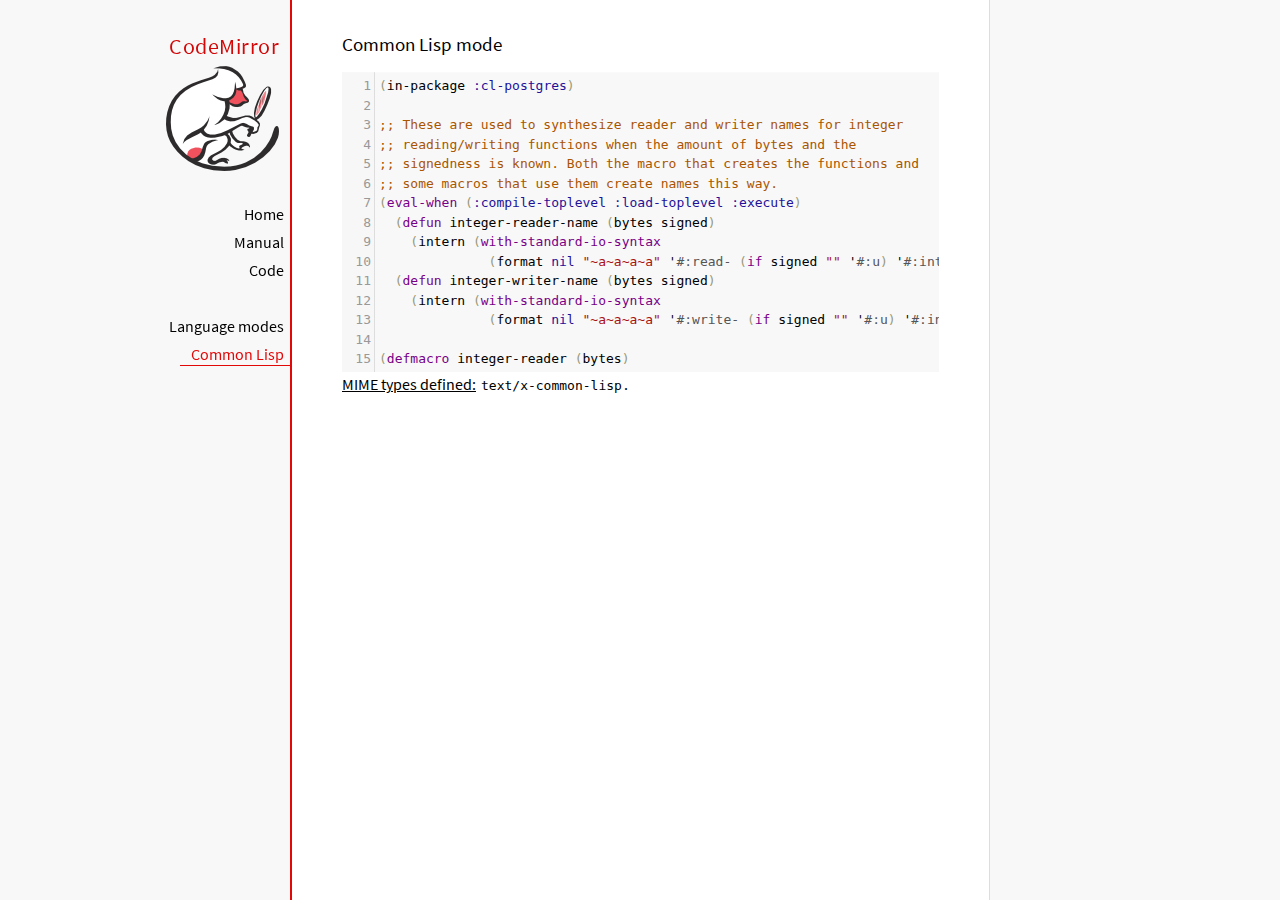
<file: cm/mode/commonlisp/index.html>
<!doctype html>

<title>CodeMirror: Common Lisp mode</title>
<meta charset="utf-8"/>
<link rel=stylesheet href="../../doc/docs.css">

<link rel="stylesheet" href="../../lib/codemirror.css">
<script src="../../lib/codemirror.js"></script>
<script src="commonlisp.js"></script>
<style>.CodeMirror {background: #f8f8f8;}</style>
<div id=nav>
  <a href="https://codemirror.net/5"><h1>CodeMirror</h1><img id=logo src="../../doc/logo.png" alt=""></a>

  <ul>
    <li><a href="../../index.html">Home</a>
    <li><a href="../../doc/manual.html">Manual</a>
    <li><a href="https://github.com/codemirror/codemirror5">Code</a>
  </ul>
  <ul>
    <li><a href="../index.html">Language modes</a>
    <li><a class=active href="#">Common Lisp</a>
  </ul>
</div>

<article>
<h2>Common Lisp mode</h2>
<form><textarea id="code" name="code">(in-package :cl-postgres)

;; These are used to synthesize reader and writer names for integer
;; reading/writing functions when the amount of bytes and the
;; signedness is known. Both the macro that creates the functions and
;; some macros that use them create names this way.
(eval-when (:compile-toplevel :load-toplevel :execute)
  (defun integer-reader-name (bytes signed)
    (intern (with-standard-io-syntax
              (format nil "~a~a~a~a" '#:read- (if signed "" '#:u) '#:int bytes))))
  (defun integer-writer-name (bytes signed)
    (intern (with-standard-io-syntax
              (format nil "~a~a~a~a" '#:write- (if signed "" '#:u) '#:int bytes)))))

(defmacro integer-reader (bytes)
  "Create a function to read integers from a binary stream."
  (let ((bits (* bytes 8)))
    (labels ((return-form (signed)
               (if signed
                   `(if (logbitp ,(1- bits) result)
                        (dpb result (byte ,(1- bits) 0) -1)
                        result)
                   `result))
             (generate-reader (signed)
               `(defun ,(integer-reader-name bytes signed) (socket)
                  (declare (type stream socket)
                           #.*optimize*)
                  ,(if (= bytes 1)
                       `(let ((result (the (unsigned-byte 8) (read-byte socket))))
                          (declare (type (unsigned-byte 8) result))
                          ,(return-form signed))
                       `(let ((result 0))
                          (declare (type (unsigned-byte ,bits) result))
                          ,@(loop :for byte :from (1- bytes) :downto 0
                                   :collect `(setf (ldb (byte 8 ,(* 8 byte)) result)
                                                   (the (unsigned-byte 8) (read-byte socket))))
                          ,(return-form signed))))))
      `(progn
;; This causes weird errors on SBCL in some circumstances. Disabled for now.
;;         (declaim (inline ,(integer-reader-name bytes t)
;;                          ,(integer-reader-name bytes nil)))
         (declaim (ftype (function (t) (signed-byte ,bits))
                         ,(integer-reader-name bytes t)))
         ,(generate-reader t)
         (declaim (ftype (function (t) (unsigned-byte ,bits))
                         ,(integer-reader-name bytes nil)))
         ,(generate-reader nil)))))

(defmacro integer-writer (bytes)
  "Create a function to write integers to a binary stream."
  (let ((bits (* 8 bytes)))
    `(progn
      (declaim (inline ,(integer-writer-name bytes t)
                       ,(integer-writer-name bytes nil)))
      (defun ,(integer-writer-name bytes nil) (socket value)
        (declare (type stream socket)
                 (type (unsigned-byte ,bits) value)
                 #.*optimize*)
        ,@(if (= bytes 1)
              `((write-byte value socket))
              (loop :for byte :from (1- bytes) :downto 0
                    :collect `(write-byte (ldb (byte 8 ,(* byte 8)) value)
                               socket)))
        (values))
      (defun ,(integer-writer-name bytes t) (socket value)
        (declare (type stream socket)
                 (type (signed-byte ,bits) value)
                 #.*optimize*)
        ,@(if (= bytes 1)
              `((write-byte (ldb (byte 8 0) value) socket))
              (loop :for byte :from (1- bytes) :downto 0
                    :collect `(write-byte (ldb (byte 8 ,(* byte 8)) value)
                               socket)))
        (values)))))

;; All the instances of the above that we need.

(integer-reader 1)
(integer-reader 2)
(integer-reader 4)
(integer-reader 8)

(integer-writer 1)
(integer-writer 2)
(integer-writer 4)

(defun write-bytes (socket bytes)
  "Write a byte-array to a stream."
  (declare (type stream socket)
           (type (simple-array (unsigned-byte 8)) bytes)
           #.*optimize*)
  (write-sequence bytes socket))

(defun write-str (socket string)
  "Write a null-terminated string to a stream \(encoding it when UTF-8
support is enabled.)."
  (declare (type stream socket)
           (type string string)
           #.*optimize*)
  (enc-write-string string socket)
  (write-uint1 socket 0))

(declaim (ftype (function (t unsigned-byte)
                          (simple-array (unsigned-byte 8) (*)))
                read-bytes))
(defun read-bytes (socket length)
  "Read a byte array of the given length from a stream."
  (declare (type stream socket)
           (type fixnum length)
           #.*optimize*)
  (let ((result (make-array length :element-type '(unsigned-byte 8))))
    (read-sequence result socket)
    result))

(declaim (ftype (function (t) string) read-str))
(defun read-str (socket)
  "Read a null-terminated string from a stream. Takes care of encoding
when UTF-8 support is enabled."
  (declare (type stream socket)
           #.*optimize*)
  (enc-read-string socket :null-terminated t))

(defun skip-bytes (socket length)
  "Skip a given number of bytes in a binary stream."
  (declare (type stream socket)
           (type (unsigned-byte 32) length)
           #.*optimize*)
  (dotimes (i length)
    (read-byte socket)))

(defun skip-str (socket)
  "Skip a null-terminated string."
  (declare (type stream socket)
           #.*optimize*)
  (loop :for char :of-type fixnum = (read-byte socket)
        :until (zerop char)))

(defun ensure-socket-is-closed (socket &amp;key abort)
  (when (open-stream-p socket)
    (handler-case
        (close socket :abort abort)
      (error (error)
        (warn "Ignoring the error which happened while trying to close PostgreSQL socket: ~A" error)))))
</textarea></form>
    <script>
      var editor = CodeMirror.fromTextArea(document.getElementById("code"), {lineNumbers: true});
    </script>

    <p><strong>MIME types defined:</strong> <code>text/x-common-lisp</code>.</p>

  </article>
</file>
<file: cm/lib/codemirror.css>
/* BASICS */

.CodeMirror {
  /* Set height, width, borders, and global font properties here */
  font-family: monospace;
  height: 300px;
  color: black;
  direction: ltr;
}

/* PADDING */

.CodeMirror-lines {
  padding: 4px 0; /* Vertical padding around content */
}
.CodeMirror pre.CodeMirror-line,
.CodeMirror pre.CodeMirror-line-like {
  padding: 0 4px; /* Horizontal padding of content */
}

.CodeMirror-scrollbar-filler, .CodeMirror-gutter-filler {
  background-color: white; /* The little square between H and V scrollbars */
}

/* GUTTER */

.CodeMirror-gutters {
  border-right: 1px solid #ddd;
  background-color: #f7f7f7;
  white-space: nowrap;
}
.CodeMirror-linenumbers {}
.CodeMirror-linenumber {
  padding: 0 3px 0 5px;
  min-width: 20px;
  text-align: right;
  color: #999;
  white-space: nowrap;
}

.CodeMirror-guttermarker { color: black; }
.CodeMirror-guttermarker-subtle { color: #999; }

/* CURSOR */

.CodeMirror-cursor {
  border-left: 1px solid black;
  border-right: none;
  width: 0;
}
/* Shown when moving in bi-directional text */
.CodeMirror div.CodeMirror-secondarycursor {
  border-left: 1px solid silver;
}
.cm-fat-cursor .CodeMirror-cursor {
  width: auto;
  border: 0 !important;
  background: #7e7;
}
.cm-fat-cursor div.CodeMirror-cursors {
  z-index: 1;
}
.cm-fat-cursor .CodeMirror-line::selection,
.cm-fat-cursor .CodeMirror-line > span::selection, 
.cm-fat-cursor .CodeMirror-line > span > span::selection { background: transparent; }
.cm-fat-cursor .CodeMirror-line::-moz-selection,
.cm-fat-cursor .CodeMirror-line > span::-moz-selection,
.cm-fat-cursor .CodeMirror-line > span > span::-moz-selection { background: transparent; }
.cm-fat-cursor { caret-color: transparent; }
@-moz-keyframes blink {
  0% {}
  50% { background-color: transparent; }
  100% {}
}
@-webkit-keyframes blink {
  0% {}
  50% { background-color: transparent; }
  100% {}
}
@keyframes blink {
  0% {}
  50% { background-color: transparent; }
  100% {}
}

/* Can style cursor different in overwrite (non-insert) mode */
.CodeMirror-overwrite .CodeMirror-cursor {}

.cm-tab { display: inline-block; text-decoration: inherit; }

.CodeMirror-rulers {
  position: absolute;
  left: 0; right: 0; top: -50px; bottom: 0;
  overflow: hidden;
}
.CodeMirror-ruler {
  border-left: 1px solid #ccc;
  top: 0; bottom: 0;
  position: absolute;
}

/* DEFAULT THEME */

.cm-s-default .cm-header {color: blue;}
.cm-s-default .cm-quote {color: #090;}
.cm-negative {color: #d44;}
.cm-positive {color: #292;}
.cm-header, .cm-strong {font-weight: bold;}
.cm-em {font-style: italic;}
.cm-link {text-decoration: underline;}
.cm-strikethrough {text-decoration: line-through;}

.cm-s-default .cm-keyword {color: #708;}
.cm-s-default .cm-atom {color: #219;}
.cm-s-default .cm-number {color: #164;}
.cm-s-default .cm-def {color: #00f;}
.cm-s-default .cm-variable,
.cm-s-default .cm-punctuation,
.cm-s-default .cm-property,
.cm-s-default .cm-operator {}
.cm-s-default .cm-variable-2 {color: #05a;}
.cm-s-default .cm-variable-3, .cm-s-default .cm-type {color: #085;}
.cm-s-default .cm-comment {color: #a50;}
.cm-s-default .cm-string {color: #a11;}
.cm-s-default .cm-string-2 {color: #f50;}
.cm-s-default .cm-meta {color: #555;}
.cm-s-default .cm-qualifier {color: #555;}
.cm-s-default .cm-builtin {color: #30a;}
.cm-s-default .cm-bracket {color: #997;}
.cm-s-default .cm-tag {color: #170;}
.cm-s-default .cm-attribute {color: #00c;}
.cm-s-default .cm-hr {color: #999;}
.cm-s-default .cm-link {color: #00c;}

.cm-s-default .cm-error {color: #f00;}
.cm-invalidchar {color: #f00;}

.CodeMirror-composing { border-bottom: 2px solid; }

/* Default styles for common addons */

div.CodeMirror span.CodeMirror-matchingbracket {color: #0b0;}
div.CodeMirror span.CodeMirror-nonmatchingbracket {color: #a22;}
.CodeMirror-matchingtag { background: rgba(255, 150, 0, .3); }
.CodeMirror-activeline-background {background: #e8f2ff;}

/* STOP */

/* The rest of this file contains styles related to the mechanics of
   the editor. You probably shouldn't touch them. */

.CodeMirror {
  position: relative;
  overflow: hidden;
  background: white;
}

.CodeMirror-scroll {
  overflow: scroll !important; /* Things will break if this is overridden */
  /* 50px is the magic margin used to hide the element's real scrollbars */
  /* See overflow: hidden in .CodeMirror */
  margin-bottom: -50px; margin-right: -50px;
  padding-bottom: 50px;
  height: 100%;
  outline: none; /* Prevent dragging from highlighting the element */
  position: relative;
  z-index: 0;
}
.CodeMirror-sizer {
  position: relative;
  border-right: 50px solid transparent;
}

/* The fake, visible scrollbars. Used to force redraw during scrolling
   before actual scrolling happens, thus preventing shaking and
   flickering artifacts. */
.CodeMirror-vscrollbar, .CodeMirror-hscrollbar, .CodeMirror-scrollbar-filler, .CodeMirror-gutter-filler {
  position: absolute;
  z-index: 6;
  display: none;
  outline: none;
}
.CodeMirror-vscrollbar {
  right: 0; top: 0;
  overflow-x: hidden;
  overflow-y: scroll;
}
.CodeMirror-hscrollbar {
  bottom: 0; left: 0;
  overflow-y: hidden;
  overflow-x: scroll;
}
.CodeMirror-scrollbar-filler {
  right: 0; bottom: 0;
}
.CodeMirror-gutter-filler {
  left: 0; bottom: 0;
}

.CodeMirror-gutters {
  position: absolute; left: 0; top: 0;
  min-height: 100%;
  z-index: 3;
}
.CodeMirror-gutter {
  white-space: normal;
  height: 100%;
  display: inline-block;
  vertical-align: top;
  margin-bottom: -50px;
}
.CodeMirror-gutter-wrapper {
  position: absolute;
  z-index: 4;
  background: none !important;
  border: none !important;
}
.CodeMirror-gutter-background {
  position: absolute;
  top: 0; bottom: 0;
  z-index: 4;
}
.CodeMirror-gutter-elt {
  position: absolute;
  cursor: default;
  z-index: 4;
}
.CodeMirror-gutter-wrapper ::selection { background-color: transparent }
.CodeMirror-gutter-wrapper ::-moz-selection { background-color: transparent }

.CodeMirror-lines {
  cursor: text;
  min-height: 1px; /* prevents collapsing before first draw */
}
.CodeMirror pre.CodeMirror-line,
.CodeMirror pre.CodeMirror-line-like {
  /* Reset some styles that the rest of the page might have set */
  -moz-border-radius: 0; -webkit-border-radius: 0; border-radius: 0;
  border-width: 0;
  background: transparent;
  font-family: inherit;
  font-size: inherit;
  margin: 0;
  white-space: pre;
  word-wrap: normal;
  line-height: inherit;
  color: inherit;
  z-index: 2;
  position: relative;
  overflow: visible;
  -webkit-tap-highlight-color: transparent;
  -webkit-font-variant-ligatures: contextual;
  font-variant-ligatures: contextual;
}
.CodeMirror-wrap pre.CodeMirror-line,
.CodeMirror-wrap pre.CodeMirror-line-like {
  word-wrap: break-word;
  white-space: pre-wrap;
  word-break: normal;
}

.CodeMirror-linebackground {
  position: absolute;
  left: 0; right: 0; top: 0; bottom: 0;
  z-index: 0;
}

.CodeMirror-linewidget {
  position: relative;
  z-index: 2;
  padding: 0.1px; /* Force widget margins to stay inside of the container */
}

.CodeMirror-widget {}

.CodeMirror-rtl pre { direction: rtl; }

.CodeMirror-code {
  outline: none;
}

/* Force content-box sizing for the elements where we expect it */
.CodeMirror-scroll,
.CodeMirror-sizer,
.CodeMirror-gutter,
.CodeMirror-gutters,
.CodeMirror-linenumber {
  -moz-box-sizing: content-box;
  box-sizing: content-box;
}

.CodeMirror-measure {
  position: absolute;
  width: 100%;
  height: 0;
  overflow: hidden;
  visibility: hidden;
}

.CodeMirror-cursor {
  position: absolute;
  pointer-events: none;
}
.CodeMirror-measure pre { position: static; }

div.CodeMirror-cursors {
  visibility: hidden;
  position: relative;
  z-index: 3;
}
div.CodeMirror-dragcursors {
  visibility: visible;
}

.CodeMirror-focused div.CodeMirror-cursors {
  visibility: visible;
}

.CodeMirror-selected { background: #d9d9d9; }
.CodeMirror-focused .CodeMirror-selected { background: #d7d4f0; }
.CodeMirror-crosshair { cursor: crosshair; }
.CodeMirror-line::selection, .CodeMirror-line > span::selection, .CodeMirror-line > span > span::selection { background: #d7d4f0; }
.CodeMirror-line::-moz-selection, .CodeMirror-line > span::-moz-selection, .CodeMirror-line > span > span::-moz-selection { background: #d7d4f0; }

.cm-searching {
  background-color: #ffa;
  background-color: rgba(255, 255, 0, .4);
}

/* Used to force a border model for a node */
.cm-force-border { padding-right: .1px; }

@media print {
  /* Hide the cursor when printing */
  .CodeMirror div.CodeMirror-cursors {
    visibility: hidden;
  }
}

/* See issue #2901 */
.cm-tab-wrap-hack:after { content: ''; }

/* Help users use markselection to safely style text background */
span.CodeMirror-selectedtext { background: none; }
</file>
<file: cm/doc/docs.css>
@font-face {
  font-family: 'Source Sans Pro';
  font-style: normal;
  font-weight: 400;
  src: local('Source Sans Pro'), local('SourceSansPro-Regular'), url(source_sans.woff) format('woff');
}

body, html { margin: 0; padding: 0; height: 100%; }
section, article { display: block; padding: 0; }

body {
  background: #f8f8f8;
  font-family: 'Source Sans Pro', Helvetica, Arial, sans-serif;
  line-height: 1.5;
}

p { margin-top: 0; }

h2, h3, h1 {
  font-weight: normal;
  margin-bottom: .7em;
}
h1 { font-size: 140%; }
h2 { font-size: 120%; }
h3 { font-size: 110%; }
article > h2:first-child, section:first-child > h2 { margin-top: 0; }

#nav h1 {
  margin-right: 12px;
  margin-top: 0;
  margin-bottom: 2px;
  color: #d30707;
  letter-spacing: .5px;
}

a, a:visited, a:link, .quasilink {
  color: #A21313;
}

em {
  padding-right: 2px;
}

.quasilink {
  cursor: pointer;
}

article {
  max-width: 700px;
  margin: 0 0 0 160px;
  border-left: 2px solid #E30808;
  border-right: 1px solid #ddd;
  padding: 30px 50px 100px 50px;
  background: white;
  z-index: 2;
  position: relative;
  min-height: 100%;
  box-sizing: border-box;
  -moz-box-sizing: border-box;
}

#nav {
  position: fixed;
  padding-top: 30px;
  max-height: 100%;
  box-sizing: -moz-border-box;
  box-sizing: border-box;
  overflow-y: auto;
  left: 0; right: none;
  width: 160px;
  text-align: right;
  z-index: 1;
}

@media screen and (min-width: 1000px) {
  article {
    margin: 0 auto;
  }
  #nav {
    right: 50%;
    width: auto;
    border-right: 349px solid transparent;
  }
}

#nav ul {
  display: block;
  margin: 0; padding: 0;
  margin-bottom: 32px;
}

#nav a {
  text-decoration: none;
}

#nav li {
  display: block;
  margin-bottom: 4px;
}

#nav li ul {
  font-size: 80%;
  margin-bottom: 0;
  display: none;
}

#nav li.active ul {
  display: block;
}

#nav li li a {
  padding-right: 20px;
  display: inline-block;
}

#nav ul a {
  color: black;
  padding: 0 7px 1px 11px;
}

#nav ul a.active, #nav ul a:hover {
  border-bottom: 1px solid #E30808;
  margin-bottom: -1px;
  color: #E30808;
}

#logo {
  border: 0;
  margin-right: 12px;
  margin-bottom: 25px;
}

section {
  border-top: 1px solid #E30808;
  margin: 1.5em 0;
}

section.first {
  border: none;
  margin-top: 0;
}

#demo {
  position: relative;
}

#demolist {
  position: absolute;
  right: 5px;
  top: 5px;
  z-index: 25;
}

.yinyang {
  position: absolute;
  top: -10px;
  left: 0; right: 0;
  margin: auto;
  display: block;
  height: 120px;
}

.actions {
  margin: 1em 0 0;
  min-height: 100px;
  position: relative;
}

@media screen and (max-width: 800px) {
  .actions {
    padding-top: 120px;
  }
  .actionsleft, .actionsright {
    float: none;
    text-align: left;
    margin-bottom: 1em;
  }
}

th {
  text-decoration: underline;
  font-weight: normal;
  text-align: left;
}

#features ul {
  list-style: none;
  margin: 0 0 1em;
  padding: 0 0 0 1.2em;
}

#features li:before {
  content: "-";
  width: 1em;
  display: inline-block;
  padding: 0;
  margin: 0;
  margin-left: -1em;
}

.rel {
  margin-bottom: 0;
}
.rel-note {
  margin-top: 0;
  color: #555;
}

pre {
  padding-left: 15px;
  border-left: 2px solid #ddd;
}

code {
  padding: 0 2px;
}

strong {
  text-decoration: underline;
  font-weight: normal;
}

.field {
  border: 1px solid #A21313;
}
</file>
<file: cm/test/mode_test.css>
.mt-output .mt-token {
  border: 1px solid #ddd;
  white-space: pre;
  font-family: "Consolas", monospace;
  text-align: center;
}

.mt-output .mt-style {
  font-size: x-small;
}

.mt-output .mt-state {
  font-size: x-small;
  vertical-align: top;
}

.mt-output .mt-state-row {
  display: none;
}

.mt-state-unhide .mt-output .mt-state-row {
  display: table-row;
}
</file>
<file: cm/addon/hint/show-hint.css>
.CodeMirror-hints {
  position: absolute;
  z-index: 10;
  overflow: hidden;
  list-style: none;

  margin: 0;
  padding: 2px;

  -webkit-box-shadow: 2px 3px 5px rgba(0,0,0,.2);
  -moz-box-shadow: 2px 3px 5px rgba(0,0,0,.2);
  box-shadow: 2px 3px 5px rgba(0,0,0,.2);
  border-radius: 3px;
  border: 1px solid silver;

  background: white;
  font-size: 90%;
  font-family: monospace;

  max-height: 20em;
  overflow-y: auto;
  box-sizing: border-box;
}

.CodeMirror-hint {
  margin: 0;
  padding: 0 4px;
  border-radius: 2px;
  white-space: pre;
  color: black;
  cursor: pointer;
}

li.CodeMirror-hint-active {
  background: #08f;
  color: white;
}
</file>
<file: cm/theme/neat.css>
.cm-s-neat span.cm-comment { color: #a86; }
.cm-s-neat span.cm-keyword { line-height: 1em; font-weight: bold; color: blue; }
.cm-s-neat span.cm-string { color: #a22; }
.cm-s-neat span.cm-builtin { line-height: 1em; font-weight: bold; color: #077; }
.cm-s-neat span.cm-special { line-height: 1em; font-weight: bold; color: #0aa; }
.cm-s-neat span.cm-variable { color: black; }
.cm-s-neat span.cm-number, .cm-s-neat span.cm-atom { color: #3a3; }
.cm-s-neat span.cm-meta { color: #555; }
.cm-s-neat span.cm-link { color: #3a3; }

.cm-s-neat .CodeMirror-activeline-background { background: #e8f2ff; }
.cm-s-neat .CodeMirror-matchingbracket { outline:1px solid grey; color:black !important; }
</file>
<file: cm/theme/elegant.css>
.cm-s-elegant span.cm-number, .cm-s-elegant span.cm-string, .cm-s-elegant span.cm-atom { color: #762; }
.cm-s-elegant span.cm-comment { color: #262; font-style: italic; line-height: 1em; }
.cm-s-elegant span.cm-meta { color: #555; font-style: italic; line-height: 1em; }
.cm-s-elegant span.cm-variable { color: black; }
.cm-s-elegant span.cm-variable-2 { color: #b11; }
.cm-s-elegant span.cm-qualifier { color: #555; }
.cm-s-elegant span.cm-keyword { color: #730; }
.cm-s-elegant span.cm-builtin { color: #30a; }
.cm-s-elegant span.cm-link { color: #762; }
.cm-s-elegant span.cm-error { background-color: #fdd; }

.cm-s-elegant .CodeMirror-activeline-background { background: #e8f2ff; }
.cm-s-elegant .CodeMirror-matchingbracket { outline:1px solid grey; color:black !important; }
</file>
<file: cm/theme/erlang-dark.css>
.cm-s-erlang-dark.CodeMirror { background: #002240; color: white; }
.cm-s-erlang-dark div.CodeMirror-selected { background: #b36539; }
.cm-s-erlang-dark .CodeMirror-line::selection, .cm-s-erlang-dark .CodeMirror-line > span::selection, .cm-s-erlang-dark .CodeMirror-line > span > span::selection { background: rgba(179, 101, 57, .99); }
.cm-s-erlang-dark .CodeMirror-line::-moz-selection, .cm-s-erlang-dark .CodeMirror-line > span::-moz-selection, .cm-s-erlang-dark .CodeMirror-line > span > span::-moz-selection { background: rgba(179, 101, 57, .99); }
.cm-s-erlang-dark .CodeMirror-gutters { background: #002240; border-right: 1px solid #aaa; }
.cm-s-erlang-dark .CodeMirror-guttermarker { color: white; }
.cm-s-erlang-dark .CodeMirror-guttermarker-subtle { color: #d0d0d0; }
.cm-s-erlang-dark .CodeMirror-linenumber { color: #d0d0d0; }
.cm-s-erlang-dark .CodeMirror-cursor { border-left: 1px solid white; }

.cm-s-erlang-dark span.cm-quote      { color: #ccc; }
.cm-s-erlang-dark span.cm-atom       { color: #f133f1; }
.cm-s-erlang-dark span.cm-attribute  { color: #ff80e1; }
.cm-s-erlang-dark span.cm-bracket    { color: #ff9d00; }
.cm-s-erlang-dark span.cm-builtin    { color: #eaa; }
.cm-s-erlang-dark span.cm-comment    { color: #77f; }
.cm-s-erlang-dark span.cm-def        { color: #e7a; }
.cm-s-erlang-dark span.cm-keyword    { color: #ffee80; }
.cm-s-erlang-dark span.cm-meta       { color: #50fefe; }
.cm-s-erlang-dark span.cm-number     { color: #ffd0d0; }
.cm-s-erlang-dark span.cm-operator   { color: #d55; }
.cm-s-erlang-dark span.cm-property   { color: #ccc; }
.cm-s-erlang-dark span.cm-qualifier  { color: #ccc; }
.cm-s-erlang-dark span.cm-special    { color: #ffbbbb; }
.cm-s-erlang-dark span.cm-string     { color: #3ad900; }
.cm-s-erlang-dark span.cm-string-2   { color: #ccc; }
.cm-s-erlang-dark span.cm-tag        { color: #9effff; }
.cm-s-erlang-dark span.cm-variable   { color: #50fe50; }
.cm-s-erlang-dark span.cm-variable-2 { color: #e0e; }
.cm-s-erlang-dark span.cm-variable-3, .cm-s-erlang-dark span.cm-type { color: #ccc; }
.cm-s-erlang-dark span.cm-error      { color: #9d1e15; }

.cm-s-erlang-dark .CodeMirror-activeline-background { background: #013461; }
.cm-s-erlang-dark .CodeMirror-matchingbracket { outline:1px solid grey; color:white !important; }
</file>
<file: cm/theme/night.css>
/* Loosely based on the Midnight Textmate theme */

.cm-s-night.CodeMirror { background: #0a001f; color: #f8f8f8; }
.cm-s-night div.CodeMirror-selected { background: #447; }
.cm-s-night .CodeMirror-line::selection, .cm-s-night .CodeMirror-line > span::selection, .cm-s-night .CodeMirror-line > span > span::selection { background: rgba(68, 68, 119, .99); }
.cm-s-night .CodeMirror-line::-moz-selection, .cm-s-night .CodeMirror-line > span::-moz-selection, .cm-s-night .CodeMirror-line > span > span::-moz-selection { background: rgba(68, 68, 119, .99); }
.cm-s-night .CodeMirror-gutters { background: #0a001f; border-right: 1px solid #aaa; }
.cm-s-night .CodeMirror-guttermarker { color: white; }
.cm-s-night .CodeMirror-guttermarker-subtle { color: #bbb; }
.cm-s-night .CodeMirror-linenumber { color: #f8f8f8; }
.cm-s-night .CodeMirror-cursor { border-left: 1px solid white; }

.cm-s-night span.cm-comment { color: #8900d1; }
.cm-s-night span.cm-atom { color: #845dc4; }
.cm-s-night span.cm-number, .cm-s-night span.cm-attribute { color: #ffd500; }
.cm-s-night span.cm-keyword { color: #599eff; }
.cm-s-night span.cm-string { color: #37f14a; }
.cm-s-night span.cm-meta { color: #7678e2; }
.cm-s-night span.cm-variable-2, .cm-s-night span.cm-tag { color: #99b2ff; }
.cm-s-night span.cm-variable-3, .cm-s-night span.cm-def, .cm-s-night span.cm-type { color: white; }
.cm-s-night span.cm-bracket { color: #8da6ce; }
.cm-s-night span.cm-builtin, .cm-s-night span.cm-special { color: #ff9e59; }
.cm-s-night span.cm-link { color: #845dc4; }
.cm-s-night span.cm-error { color: #9d1e15; }

.cm-s-night .CodeMirror-activeline-background { background: #1C005A; }
.cm-s-night .CodeMirror-matchingbracket { outline:1px solid grey; color:white !important; }
</file>
<file: cm/theme/monokai.css>
/* Based on Sublime Text's Monokai theme */

.cm-s-monokai.CodeMirror { background: #272822; color: #f8f8f2; }
.cm-s-monokai div.CodeMirror-selected { background: #49483E; }
.cm-s-monokai .CodeMirror-line::selection, .cm-s-monokai .CodeMirror-line > span::selection, .cm-s-monokai .CodeMirror-line > span > span::selection { background: rgba(73, 72, 62, .99); }
.cm-s-monokai .CodeMirror-line::-moz-selection, .cm-s-monokai .CodeMirror-line > span::-moz-selection, .cm-s-monokai .CodeMirror-line > span > span::-moz-selection { background: rgba(73, 72, 62, .99); }
.cm-s-monokai .CodeMirror-gutters { background: #272822; border-right: 0px; }
.cm-s-monokai .CodeMirror-guttermarker { color: white; }
.cm-s-monokai .CodeMirror-guttermarker-subtle { color: #d0d0d0; }
.cm-s-monokai .CodeMirror-linenumber { color: #d0d0d0; }
.cm-s-monokai .CodeMirror-cursor { border-left: 1px solid #f8f8f0; }

.cm-s-monokai span.cm-comment { color: #75715e; }
.cm-s-monokai span.cm-atom { color: #ae81ff; }
.cm-s-monokai span.cm-number { color: #ae81ff; }

.cm-s-monokai span.cm-comment.cm-attribute { color: #97b757; }
.cm-s-monokai span.cm-comment.cm-def { color: #bc9262; }
.cm-s-monokai span.cm-comment.cm-tag { color: #bc6283; }
.cm-s-monokai span.cm-comment.cm-type { color: #5998a6; }

.cm-s-monokai span.cm-property, .cm-s-monokai span.cm-attribute { color: #a6e22e; }
.cm-s-monokai span.cm-keyword { color: #f92672; }
.cm-s-monokai span.cm-builtin { color: #66d9ef; }
.cm-s-monokai span.cm-string { color: #e6db74; }

.cm-s-monokai span.cm-variable { color: #f8f8f2; }
.cm-s-monokai span.cm-variable-2 { color: #9effff; }
.cm-s-monokai span.cm-variable-3, .cm-s-monokai span.cm-type { color: #66d9ef; }
.cm-s-monokai span.cm-def { color: #fd971f; }
.cm-s-monokai span.cm-bracket { color: #f8f8f2; }
.cm-s-monokai span.cm-tag { color: #f92672; }
.cm-s-monokai span.cm-header { color: #ae81ff; }
.cm-s-monokai span.cm-link { color: #ae81ff; }
.cm-s-monokai span.cm-error { background: #f92672; color: #f8f8f0; }

.cm-s-monokai .CodeMirror-activeline-background { background: #373831; }
.cm-s-monokai .CodeMirror-matchingbracket {
  text-decoration: underline;
  color: white !important;
}
</file>
<file: cm/theme/cobalt.css>
.cm-s-cobalt.CodeMirror { background: #002240; color: white; }
.cm-s-cobalt div.CodeMirror-selected { background: #b36539; }
.cm-s-cobalt .CodeMirror-line::selection, .cm-s-cobalt .CodeMirror-line > span::selection, .cm-s-cobalt .CodeMirror-line > span > span::selection { background: rgba(179, 101, 57, .99); }
.cm-s-cobalt .CodeMirror-line::-moz-selection, .cm-s-cobalt .CodeMirror-line > span::-moz-selection, .cm-s-cobalt .CodeMirror-line > span > span::-moz-selection { background: rgba(179, 101, 57, .99); }
.cm-s-cobalt .CodeMirror-gutters { background: #002240; border-right: 1px solid #aaa; }
.cm-s-cobalt .CodeMirror-guttermarker { color: #ffee80; }
.cm-s-cobalt .CodeMirror-guttermarker-subtle { color: #d0d0d0; }
.cm-s-cobalt .CodeMirror-linenumber { color: #d0d0d0; }
.cm-s-cobalt .CodeMirror-cursor { border-left: 1px solid white; }

.cm-s-cobalt span.cm-comment { color: #08f; }
.cm-s-cobalt span.cm-atom { color: #845dc4; }
.cm-s-cobalt span.cm-number, .cm-s-cobalt span.cm-attribute { color: #ff80e1; }
.cm-s-cobalt span.cm-keyword { color: #ffee80; }
.cm-s-cobalt span.cm-string { color: #3ad900; }
.cm-s-cobalt span.cm-meta { color: #ff9d00; }
.cm-s-cobalt span.cm-variable-2, .cm-s-cobalt span.cm-tag { color: #9effff; }
.cm-s-cobalt span.cm-variable-3, .cm-s-cobalt span.cm-def, .cm-s-cobalt .cm-type { color: white; }
.cm-s-cobalt span.cm-bracket { color: #d8d8d8; }
.cm-s-cobalt span.cm-builtin, .cm-s-cobalt span.cm-special { color: #ff9e59; }
.cm-s-cobalt span.cm-link { color: #845dc4; }
.cm-s-cobalt span.cm-error { color: #9d1e15; }

.cm-s-cobalt .CodeMirror-activeline-background { background: #002D57; }
.cm-s-cobalt .CodeMirror-matchingbracket { outline:1px solid grey;color:white !important; }
</file>
<file: cm/theme/eclipse.css>
.cm-s-eclipse span.cm-meta { color: #FF1717; }
.cm-s-eclipse span.cm-keyword { line-height: 1em; font-weight: bold; color: #7F0055; }
.cm-s-eclipse span.cm-atom { color: #219; }
.cm-s-eclipse span.cm-number { color: #164; }
.cm-s-eclipse span.cm-def { color: #00f; }
.cm-s-eclipse span.cm-variable { color: black; }
.cm-s-eclipse span.cm-variable-2 { color: #0000C0; }
.cm-s-eclipse span.cm-variable-3, .cm-s-eclipse span.cm-type { color: #0000C0; }
.cm-s-eclipse span.cm-property { color: black; }
.cm-s-eclipse span.cm-operator { color: black; }
.cm-s-eclipse span.cm-comment { color: #3F7F5F; }
.cm-s-eclipse span.cm-string { color: #2A00FF; }
.cm-s-eclipse span.cm-string-2 { color: #f50; }
.cm-s-eclipse span.cm-qualifier { color: #555; }
.cm-s-eclipse span.cm-builtin { color: #30a; }
.cm-s-eclipse span.cm-bracket { color: #cc7; }
.cm-s-eclipse span.cm-tag { color: #170; }
.cm-s-eclipse span.cm-attribute { color: #00c; }
.cm-s-eclipse span.cm-link { color: #219; }
.cm-s-eclipse span.cm-error { color: #f00; }

.cm-s-eclipse .CodeMirror-activeline-background { background: #e8f2ff; }
.cm-s-eclipse .CodeMirror-matchingbracket { outline:1px solid grey; color:black !important; }
</file>
<file: cm/theme/rubyblue.css>
.cm-s-rubyblue.CodeMirror { background: #112435; color: white; }
.cm-s-rubyblue div.CodeMirror-selected { background: #38566F; }
.cm-s-rubyblue .CodeMirror-line::selection, .cm-s-rubyblue .CodeMirror-line > span::selection, .cm-s-rubyblue .CodeMirror-line > span > span::selection { background: rgba(56, 86, 111, 0.99); }
.cm-s-rubyblue .CodeMirror-line::-moz-selection, .cm-s-rubyblue .CodeMirror-line > span::-moz-selection, .cm-s-rubyblue .CodeMirror-line > span > span::-moz-selection { background: rgba(56, 86, 111, 0.99); }
.cm-s-rubyblue .CodeMirror-gutters { background: #1F4661; border-right: 7px solid #3E7087; }
.cm-s-rubyblue .CodeMirror-guttermarker { color: white; }
.cm-s-rubyblue .CodeMirror-guttermarker-subtle { color: #3E7087; }
.cm-s-rubyblue .CodeMirror-linenumber { color: white; }
.cm-s-rubyblue .CodeMirror-cursor { border-left: 1px solid white; }

.cm-s-rubyblue span.cm-comment { color: #999; font-style:italic; line-height: 1em; }
.cm-s-rubyblue span.cm-atom { color: #F4C20B; }
.cm-s-rubyblue span.cm-number, .cm-s-rubyblue span.cm-attribute { color: #82C6E0; }
.cm-s-rubyblue span.cm-keyword { color: #F0F; }
.cm-s-rubyblue span.cm-string { color: #F08047; }
.cm-s-rubyblue span.cm-meta { color: #F0F; }
.cm-s-rubyblue span.cm-variable-2, .cm-s-rubyblue span.cm-tag { color: #7BD827; }
.cm-s-rubyblue span.cm-variable-3, .cm-s-rubyblue span.cm-def, .cm-s-rubyblue span.cm-type { color: white; }
.cm-s-rubyblue span.cm-bracket { color: #F0F; }
.cm-s-rubyblue span.cm-link { color: #F4C20B; }
.cm-s-rubyblue span.CodeMirror-matchingbracket { color:#F0F !important; }
.cm-s-rubyblue span.cm-builtin, .cm-s-rubyblue span.cm-special { color: #FF9D00; }
.cm-s-rubyblue span.cm-error { color: #AF2018; }

.cm-s-rubyblue .CodeMirror-activeline-background { background: #173047; }
</file>
<file: cm/theme/lesser-dark.css>
/*
http://lesscss.org/ dark theme
Ported to CodeMirror by Peter Kroon
*/
.cm-s-lesser-dark {
  line-height: 1.3em;
}
.cm-s-lesser-dark.CodeMirror { background: #262626; color: #EBEFE7; text-shadow: 0 -1px 1px #262626; }
.cm-s-lesser-dark div.CodeMirror-selected { background: #45443B; } /* 33322B*/
.cm-s-lesser-dark .CodeMirror-line::selection, .cm-s-lesser-dark .CodeMirror-line > span::selection, .cm-s-lesser-dark .CodeMirror-line > span > span::selection { background: rgba(69, 68, 59, .99); }
.cm-s-lesser-dark .CodeMirror-line::-moz-selection, .cm-s-lesser-dark .CodeMirror-line > span::-moz-selection, .cm-s-lesser-dark .CodeMirror-line > span > span::-moz-selection { background: rgba(69, 68, 59, .99); }
.cm-s-lesser-dark .CodeMirror-cursor { border-left: 1px solid white; }
.cm-s-lesser-dark pre { padding: 0 8px; }/*editable code holder*/

.cm-s-lesser-dark.CodeMirror span.CodeMirror-matchingbracket { color: #7EFC7E; }/*65FC65*/

.cm-s-lesser-dark .CodeMirror-gutters { background: #262626; border-right:1px solid #aaa; }
.cm-s-lesser-dark .CodeMirror-guttermarker { color: #599eff; }
.cm-s-lesser-dark .CodeMirror-guttermarker-subtle { color: #777; }
.cm-s-lesser-dark .CodeMirror-linenumber { color: #777; }

.cm-s-lesser-dark span.cm-header { color: #a0a; }
.cm-s-lesser-dark span.cm-quote { color: #090; }
.cm-s-lesser-dark span.cm-keyword { color: #599eff; }
.cm-s-lesser-dark span.cm-atom { color: #C2B470; }
.cm-s-lesser-dark span.cm-number { color: #B35E4D; }
.cm-s-lesser-dark span.cm-def { color: white; }
.cm-s-lesser-dark span.cm-variable { color:#D9BF8C; }
.cm-s-lesser-dark span.cm-variable-2 { color: #669199; }
.cm-s-lesser-dark span.cm-variable-3, .cm-s-lesser-dark span.cm-type { color: white; }
.cm-s-lesser-dark span.cm-property { color: #92A75C; }
.cm-s-lesser-dark span.cm-operator { color: #92A75C; }
.cm-s-lesser-dark span.cm-comment { color: #666; }
.cm-s-lesser-dark span.cm-string { color: #BCD279; }
.cm-s-lesser-dark span.cm-string-2 { color: #f50; }
.cm-s-lesser-dark span.cm-meta { color: #738C73; }
.cm-s-lesser-dark span.cm-qualifier { color: #555; }
.cm-s-lesser-dark span.cm-builtin { color: #ff9e59; }
.cm-s-lesser-dark span.cm-bracket { color: #EBEFE7; }
.cm-s-lesser-dark span.cm-tag { color: #669199; }
.cm-s-lesser-dark span.cm-attribute { color: #81a4d5; }
.cm-s-lesser-dark span.cm-hr { color: #999; }
.cm-s-lesser-dark span.cm-link { color: #7070E6; }
.cm-s-lesser-dark span.cm-error { color: #9d1e15; }

.cm-s-lesser-dark .CodeMirror-activeline-background { background: #3C3A3A; }
.cm-s-lesser-dark .CodeMirror-matchingbracket { outline:1px solid grey; color:white !important; }
</file>
<file: cm/theme/xq-dark.css>
/*
Copyright (C) 2011 by MarkLogic Corporation
Author: Mike Brevoort <mike@brevoort.com>

Permission is hereby granted, free of charge, to any person obtaining a copy
of this software and associated documentation files (the "Software"), to deal
in the Software without restriction, including without limitation the rights
to use, copy, modify, merge, publish, distribute, sublicense, and/or sell
copies of the Software, and to permit persons to whom the Software is
furnished to do so, subject to the following conditions:

The above copyright notice and this permission notice shall be included in
all copies or substantial portions of the Software.

THE SOFTWARE IS PROVIDED "AS IS", WITHOUT WARRANTY OF ANY KIND, EXPRESS OR
IMPLIED, INCLUDING BUT NOT LIMITED TO THE WARRANTIES OF MERCHANTABILITY,
FITNESS FOR A PARTICULAR PURPOSE AND NONINFRINGEMENT. IN NO EVENT SHALL THE
AUTHORS OR COPYRIGHT HOLDERS BE LIABLE FOR ANY CLAIM, DAMAGES OR OTHER
LIABILITY, WHETHER IN AN ACTION OF CONTRACT, TORT OR OTHERWISE, ARISING FROM,
OUT OF OR IN CONNECTION WITH THE SOFTWARE OR THE USE OR OTHER DEALINGS IN
THE SOFTWARE.
*/
.cm-s-xq-dark.CodeMirror { background: #0a001f; color: #f8f8f8; }
.cm-s-xq-dark div.CodeMirror-selected { background: #27007A; }
.cm-s-xq-dark .CodeMirror-line::selection, .cm-s-xq-dark .CodeMirror-line > span::selection, .cm-s-xq-dark .CodeMirror-line > span > span::selection { background: rgba(39, 0, 122, 0.99); }
.cm-s-xq-dark .CodeMirror-line::-moz-selection, .cm-s-xq-dark .CodeMirror-line > span::-moz-selection, .cm-s-xq-dark .CodeMirror-line > span > span::-moz-selection { background: rgba(39, 0, 122, 0.99); }
.cm-s-xq-dark .CodeMirror-gutters { background: #0a001f; border-right: 1px solid #aaa; }
.cm-s-xq-dark .CodeMirror-guttermarker { color: #FFBD40; }
.cm-s-xq-dark .CodeMirror-guttermarker-subtle { color: #f8f8f8; }
.cm-s-xq-dark .CodeMirror-linenumber { color: #f8f8f8; }
.cm-s-xq-dark .CodeMirror-cursor { border-left: 1px solid white; }

.cm-s-xq-dark span.cm-keyword { color: #FFBD40; }
.cm-s-xq-dark span.cm-atom { color: #6C8CD5; }
.cm-s-xq-dark span.cm-number { color: #164; }
.cm-s-xq-dark span.cm-def { color: #FFF; text-decoration:underline; }
.cm-s-xq-dark span.cm-variable { color: #FFF; }
.cm-s-xq-dark span.cm-variable-2 { color: #EEE; }
.cm-s-xq-dark span.cm-variable-3, .cm-s-xq-dark span.cm-type { color: #DDD; }
.cm-s-xq-dark span.cm-property {}
.cm-s-xq-dark span.cm-operator {}
.cm-s-xq-dark span.cm-comment { color: gray; }
.cm-s-xq-dark span.cm-string { color: #9FEE00; }
.cm-s-xq-dark span.cm-meta { color: yellow; }
.cm-s-xq-dark span.cm-qualifier { color: #FFF700; }
.cm-s-xq-dark span.cm-builtin { color: #30a; }
.cm-s-xq-dark span.cm-bracket { color: #cc7; }
.cm-s-xq-dark span.cm-tag { color: #FFBD40; }
.cm-s-xq-dark span.cm-attribute { color: #FFF700; }
.cm-s-xq-dark span.cm-error { color: #f00; }

.cm-s-xq-dark .CodeMirror-activeline-background { background: #27282E; }
.cm-s-xq-dark .CodeMirror-matchingbracket { outline:1px solid grey; color:white !important; }
</file>
<file: cm/theme/xq-light.css>
/*
Copyright (C) 2011 by MarkLogic Corporation
Author: Mike Brevoort <mike@brevoort.com>

Permission is hereby granted, free of charge, to any person obtaining a copy
of this software and associated documentation files (the "Software"), to deal
in the Software without restriction, including without limitation the rights
to use, copy, modify, merge, publish, distribute, sublicense, and/or sell
copies of the Software, and to permit persons to whom the Software is
furnished to do so, subject to the following conditions:

The above copyright notice and this permission notice shall be included in
all copies or substantial portions of the Software.

THE SOFTWARE IS PROVIDED "AS IS", WITHOUT WARRANTY OF ANY KIND, EXPRESS OR
IMPLIED, INCLUDING BUT NOT LIMITED TO THE WARRANTIES OF MERCHANTABILITY,
FITNESS FOR A PARTICULAR PURPOSE AND NONINFRINGEMENT. IN NO EVENT SHALL THE
AUTHORS OR COPYRIGHT HOLDERS BE LIABLE FOR ANY CLAIM, DAMAGES OR OTHER
LIABILITY, WHETHER IN AN ACTION OF CONTRACT, TORT OR OTHERWISE, ARISING FROM,
OUT OF OR IN CONNECTION WITH THE SOFTWARE OR THE USE OR OTHER DEALINGS IN
THE SOFTWARE.
*/
.cm-s-xq-light span.cm-keyword { line-height: 1em; font-weight: bold; color: #5A5CAD; }
.cm-s-xq-light span.cm-atom { color: #6C8CD5; }
.cm-s-xq-light span.cm-number { color: #164; }
.cm-s-xq-light span.cm-def { text-decoration:underline; }
.cm-s-xq-light span.cm-variable { color: black; }
.cm-s-xq-light span.cm-variable-2 { color:black; }
.cm-s-xq-light span.cm-variable-3, .cm-s-xq-light span.cm-type { color: black; }
.cm-s-xq-light span.cm-property {}
.cm-s-xq-light span.cm-operator {}
.cm-s-xq-light span.cm-comment { color: #0080FF; font-style: italic; }
.cm-s-xq-light span.cm-string { color: red; }
.cm-s-xq-light span.cm-meta { color: yellow; }
.cm-s-xq-light span.cm-qualifier { color: grey; }
.cm-s-xq-light span.cm-builtin { color: #7EA656; }
.cm-s-xq-light span.cm-bracket { color: #cc7; }
.cm-s-xq-light span.cm-tag { color: #3F7F7F; }
.cm-s-xq-light span.cm-attribute { color: #7F007F; }
.cm-s-xq-light span.cm-error { color: #f00; }

.cm-s-xq-light .CodeMirror-activeline-background { background: #e8f2ff; }
.cm-s-xq-light .CodeMirror-matchingbracket { outline:1px solid grey;color:black !important;background:yellow; }
</file>
<file: cm/theme/ambiance.css>
/* ambiance theme for codemirror */

/* Color scheme */

.cm-s-ambiance .cm-header { color: blue; }
.cm-s-ambiance .cm-quote { color: #24C2C7; }

.cm-s-ambiance .cm-keyword { color: #cda869; }
.cm-s-ambiance .cm-atom { color: #CF7EA9; }
.cm-s-ambiance .cm-number { color: #78CF8A; }
.cm-s-ambiance .cm-def { color: #aac6e3; }
.cm-s-ambiance .cm-variable { color: #ffb795; }
.cm-s-ambiance .cm-variable-2 { color: #eed1b3; }
.cm-s-ambiance .cm-variable-3, .cm-s-ambiance .cm-type { color: #faded3; }
.cm-s-ambiance .cm-property { color: #eed1b3; }
.cm-s-ambiance .cm-operator { color: #fa8d6a; }
.cm-s-ambiance .cm-comment { color: #555; font-style:italic; }
.cm-s-ambiance .cm-string { color: #8f9d6a; }
.cm-s-ambiance .cm-string-2 { color: #9d937c; }
.cm-s-ambiance .cm-meta { color: #D2A8A1; }
.cm-s-ambiance .cm-qualifier { color: yellow; }
.cm-s-ambiance .cm-builtin { color: #9999cc; }
.cm-s-ambiance .cm-bracket { color: #24C2C7; }
.cm-s-ambiance .cm-tag { color: #fee4ff; }
.cm-s-ambiance .cm-attribute { color: #9B859D; }
.cm-s-ambiance .cm-hr { color: pink; }
.cm-s-ambiance .cm-link { color: #F4C20B; }
.cm-s-ambiance .cm-special { color: #FF9D00; }
.cm-s-ambiance .cm-error { color: #AF2018; }

.cm-s-ambiance .CodeMirror-matchingbracket { color: #0f0; }
.cm-s-ambiance .CodeMirror-nonmatchingbracket { color: #f22; }

.cm-s-ambiance div.CodeMirror-selected { background: rgba(255, 255, 255, 0.15); }
.cm-s-ambiance.CodeMirror-focused div.CodeMirror-selected { background: rgba(255, 255, 255, 0.10); }
.cm-s-ambiance .CodeMirror-line::selection, .cm-s-ambiance .CodeMirror-line > span::selection, .cm-s-ambiance .CodeMirror-line > span > span::selection { background: rgba(255, 255, 255, 0.10); }
.cm-s-ambiance .CodeMirror-line::-moz-selection, .cm-s-ambiance .CodeMirror-line > span::-moz-selection, .cm-s-ambiance .CodeMirror-line > span > span::-moz-selection { background: rgba(255, 255, 255, 0.10); }

/* Editor styling */

.cm-s-ambiance.CodeMirror {
  line-height: 1.40em;
  color: #E6E1DC;
  background-color: #202020;
  -webkit-box-shadow: inset 0 0 10px black;
  -moz-box-shadow: inset 0 0 10px black;
  box-shadow: inset 0 0 10px black;
}

.cm-s-ambiance .CodeMirror-gutters {
  background: #3D3D3D;
  border-right: 1px solid #4D4D4D;
  box-shadow: 0 10px 20px black;
}

.cm-s-ambiance .CodeMirror-linenumber {
  text-shadow: 0px 1px 1px #4d4d4d;
  color: #111;
  padding: 0 5px;
}

.cm-s-ambiance .CodeMirror-guttermarker { color: #aaa; }
.cm-s-ambiance .CodeMirror-guttermarker-subtle { color: #111; }

.cm-s-ambiance .CodeMirror-cursor { border-left: 1px solid #7991E8; }

.cm-s-ambiance .CodeMirror-activeline-background {
  background: none repeat scroll 0% 0% rgba(255, 255, 255, 0.031);
}

.cm-s-ambiance.CodeMirror,
.cm-s-ambiance .CodeMirror-gutters {
  background-image: url("[data-uri]");
}
</file>
<file: cm/theme/blackboard.css>
/* Port of TextMate's Blackboard theme */

.cm-s-blackboard.CodeMirror { background: #0C1021; color: #F8F8F8; }
.cm-s-blackboard div.CodeMirror-selected { background: #253B76; }
.cm-s-blackboard .CodeMirror-line::selection, .cm-s-blackboard .CodeMirror-line > span::selection, .cm-s-blackboard .CodeMirror-line > span > span::selection { background: rgba(37, 59, 118, .99); }
.cm-s-blackboard .CodeMirror-line::-moz-selection, .cm-s-blackboard .CodeMirror-line > span::-moz-selection, .cm-s-blackboard .CodeMirror-line > span > span::-moz-selection { background: rgba(37, 59, 118, .99); }
.cm-s-blackboard .CodeMirror-gutters { background: #0C1021; border-right: 0; }
.cm-s-blackboard .CodeMirror-guttermarker { color: #FBDE2D; }
.cm-s-blackboard .CodeMirror-guttermarker-subtle { color: #888; }
.cm-s-blackboard .CodeMirror-linenumber { color: #888; }
.cm-s-blackboard .CodeMirror-cursor { border-left: 1px solid #A7A7A7; }

.cm-s-blackboard .cm-keyword { color: #FBDE2D; }
.cm-s-blackboard .cm-atom { color: #D8FA3C; }
.cm-s-blackboard .cm-number { color: #D8FA3C; }
.cm-s-blackboard .cm-def { color: #8DA6CE; }
.cm-s-blackboard .cm-variable { color: #FF6400; }
.cm-s-blackboard .cm-operator { color: #FBDE2D; }
.cm-s-blackboard .cm-comment { color: #AEAEAE; }
.cm-s-blackboard .cm-string { color: #61CE3C; }
.cm-s-blackboard .cm-string-2 { color: #61CE3C; }
.cm-s-blackboard .cm-meta { color: #D8FA3C; }
.cm-s-blackboard .cm-builtin { color: #8DA6CE; }
.cm-s-blackboard .cm-tag { color: #8DA6CE; }
.cm-s-blackboard .cm-attribute { color: #8DA6CE; }
.cm-s-blackboard .cm-header { color: #FF6400; }
.cm-s-blackboard .cm-hr { color: #AEAEAE; }
.cm-s-blackboard .cm-link { color: #8DA6CE; }
.cm-s-blackboard .cm-error { background: #9D1E15; color: #F8F8F8; }

.cm-s-blackboard .CodeMirror-activeline-background { background: #3C3636; }
.cm-s-blackboard .CodeMirror-matchingbracket { outline:1px solid grey;color:white !important; }
</file>
<file: cm/theme/vibrant-ink.css>
/* Taken from the popular Visual Studio Vibrant Ink Schema */

.cm-s-vibrant-ink.CodeMirror { background: black; color: white; }
.cm-s-vibrant-ink div.CodeMirror-selected { background: #35493c; }
.cm-s-vibrant-ink .CodeMirror-line::selection, .cm-s-vibrant-ink .CodeMirror-line > span::selection, .cm-s-vibrant-ink .CodeMirror-line > span > span::selection { background: rgba(53, 73, 60, 0.99); }
.cm-s-vibrant-ink .CodeMirror-line::-moz-selection, .cm-s-vibrant-ink .CodeMirror-line > span::-moz-selection, .cm-s-vibrant-ink .CodeMirror-line > span > span::-moz-selection { background: rgba(53, 73, 60, 0.99); }

.cm-s-vibrant-ink .CodeMirror-gutters { background: #002240; border-right: 1px solid #aaa; }
.cm-s-vibrant-ink .CodeMirror-guttermarker { color: white; }
.cm-s-vibrant-ink .CodeMirror-guttermarker-subtle { color: #d0d0d0; }
.cm-s-vibrant-ink .CodeMirror-linenumber { color: #d0d0d0; }
.cm-s-vibrant-ink .CodeMirror-cursor { border-left: 1px solid white; }

.cm-s-vibrant-ink .cm-keyword { color: #CC7832; }
.cm-s-vibrant-ink .cm-atom { color: #FC0; }
.cm-s-vibrant-ink .cm-number { color:  #FFEE98; }
.cm-s-vibrant-ink .cm-def { color: #8DA6CE; }
.cm-s-vibrant-ink span.cm-variable-2, .cm-s-vibrant span.cm-tag { color: #FFC66D; }
.cm-s-vibrant-ink span.cm-variable-3, .cm-s-vibrant span.cm-def, .cm-s-vibrant span.cm-type { color: #FFC66D; }
.cm-s-vibrant-ink .cm-operator { color: #888; }
.cm-s-vibrant-ink .cm-comment { color: gray; font-weight: bold; }
.cm-s-vibrant-ink .cm-string { color:  #A5C25C; }
.cm-s-vibrant-ink .cm-string-2 { color: red; }
.cm-s-vibrant-ink .cm-meta { color: #D8FA3C; }
.cm-s-vibrant-ink .cm-builtin { color: #8DA6CE; }
.cm-s-vibrant-ink .cm-tag { color: #8DA6CE; }
.cm-s-vibrant-ink .cm-attribute { color: #8DA6CE; }
.cm-s-vibrant-ink .cm-header { color: #FF6400; }
.cm-s-vibrant-ink .cm-hr { color: #AEAEAE; }
.cm-s-vibrant-ink .cm-link { color: #5656F3; }
.cm-s-vibrant-ink .cm-error { border-bottom: 1px solid red; }

.cm-s-vibrant-ink .CodeMirror-activeline-background { background: #27282E; }
.cm-s-vibrant-ink .CodeMirror-matchingbracket { outline:1px solid grey; color:white !important; }
</file>
<file: cm/theme/solarized.css>
/*
Solarized theme for code-mirror
http://ethanschoonover.com/solarized
*/

/*
Solarized color palette
http://ethanschoonover.com/solarized/img/solarized-palette.png
*/

.solarized.base03 { color: #002b36; }
.solarized.base02 { color: #073642; }
.solarized.base01 { color: #586e75; }
.solarized.base00 { color: #657b83; }
.solarized.base0 { color: #839496; }
.solarized.base1 { color: #93a1a1; }
.solarized.base2 { color: #eee8d5; }
.solarized.base3  { color: #fdf6e3; }
.solarized.solar-yellow  { color: #b58900; }
.solarized.solar-orange  { color: #cb4b16; }
.solarized.solar-red { color: #dc322f; }
.solarized.solar-magenta { color: #d33682; }
.solarized.solar-violet  { color: #6c71c4; }
.solarized.solar-blue { color: #268bd2; }
.solarized.solar-cyan { color: #2aa198; }
.solarized.solar-green { color: #859900; }

/* Color scheme for code-mirror */

.cm-s-solarized {
  line-height: 1.45em;
  color-profile: sRGB;
  rendering-intent: auto;
}
.cm-s-solarized.cm-s-dark {
  color: #839496;
  background-color: #002b36;
}
.cm-s-solarized.cm-s-light {
  background-color: #fdf6e3;
  color: #657b83;
}

.cm-s-solarized .CodeMirror-widget {
  text-shadow: none;
}

.cm-s-solarized .cm-header { color: #586e75; }
.cm-s-solarized .cm-quote { color: #93a1a1; }

.cm-s-solarized .cm-keyword { color: #cb4b16; }
.cm-s-solarized .cm-atom { color: #d33682; }
.cm-s-solarized .cm-number { color: #d33682; }
.cm-s-solarized .cm-def { color: #2aa198; }

.cm-s-solarized .cm-variable { color: #839496; }
.cm-s-solarized .cm-variable-2 { color: #b58900; }
.cm-s-solarized .cm-variable-3, .cm-s-solarized .cm-type { color: #6c71c4; }

.cm-s-solarized .cm-property { color: #2aa198; }
.cm-s-solarized .cm-operator { color: #6c71c4; }

.cm-s-solarized .cm-comment { color: #586e75; font-style:italic; }

.cm-s-solarized .cm-string { color: #859900; }
.cm-s-solarized .cm-string-2 { color: #b58900; }

.cm-s-solarized .cm-meta { color: #859900; }
.cm-s-solarized .cm-qualifier { color: #b58900; }
.cm-s-solarized .cm-builtin { color: #d33682; }
.cm-s-solarized .cm-bracket { color: #cb4b16; }
.cm-s-solarized .CodeMirror-matchingbracket { color: #859900; }
.cm-s-solarized .CodeMirror-nonmatchingbracket { color: #dc322f; }
.cm-s-solarized .cm-tag { color: #93a1a1; }
.cm-s-solarized .cm-attribute { color: #2aa198; }
.cm-s-solarized .cm-hr {
  color: transparent;
  border-top: 1px solid #586e75;
  display: block;
}
.cm-s-solarized .cm-link { color: #93a1a1; cursor: pointer; }
.cm-s-solarized .cm-special { color: #6c71c4; }
.cm-s-solarized .cm-em {
  color: #999;
  text-decoration: underline;
  text-decoration-style: dotted;
}
.cm-s-solarized .cm-error,
.cm-s-solarized .cm-invalidchar {
  color: #586e75;
  border-bottom: 1px dotted #dc322f;
}

.cm-s-solarized.cm-s-dark div.CodeMirror-selected { background: #073642; }
.cm-s-solarized.cm-s-dark.CodeMirror ::selection { background: rgba(7, 54, 66, 0.99); }
.cm-s-solarized.cm-s-dark .CodeMirror-line::-moz-selection, .cm-s-dark .CodeMirror-line > span::-moz-selection, .cm-s-dark .CodeMirror-line > span > span::-moz-selection { background: rgba(7, 54, 66, 0.99); }

.cm-s-solarized.cm-s-light div.CodeMirror-selected { background: #eee8d5; }
.cm-s-solarized.cm-s-light .CodeMirror-line::selection, .cm-s-light .CodeMirror-line > span::selection, .cm-s-light .CodeMirror-line > span > span::selection { background: #eee8d5; }
.cm-s-solarized.cm-s-light .CodeMirror-line::-moz-selection, .cm-s-light .CodeMirror-line > span::-moz-selection, .cm-s-light .CodeMirror-line > span > span::-moz-selection { background: #eee8d5; }

/* Editor styling */



/* Little shadow on the view-port of the buffer view */
.cm-s-solarized.CodeMirror {
  -moz-box-shadow: inset 7px 0 12px -6px #000;
  -webkit-box-shadow: inset 7px 0 12px -6px #000;
  box-shadow: inset 7px 0 12px -6px #000;
}

/* Remove gutter border */
.cm-s-solarized .CodeMirror-gutters {
  border-right: 0;
}

/* Gutter colors and line number styling based of color scheme (dark / light) */

/* Dark */
.cm-s-solarized.cm-s-dark .CodeMirror-gutters {
  background-color: #073642;
}

.cm-s-solarized.cm-s-dark .CodeMirror-linenumber {
  color: #586e75;
}

/* Light */
.cm-s-solarized.cm-s-light .CodeMirror-gutters {
  background-color: #eee8d5;
}

.cm-s-solarized.cm-s-light .CodeMirror-linenumber {
  color: #839496;
}

/* Common */
.cm-s-solarized .CodeMirror-linenumber {
  padding: 0 5px;
}
.cm-s-solarized .CodeMirror-guttermarker-subtle { color: #586e75; }
.cm-s-solarized.cm-s-dark .CodeMirror-guttermarker { color: #ddd; }
.cm-s-solarized.cm-s-light .CodeMirror-guttermarker { color: #cb4b16; }

.cm-s-solarized .CodeMirror-gutter .CodeMirror-gutter-text {
  color: #586e75;
}

/* Cursor */
.cm-s-solarized .CodeMirror-cursor { border-left: 1px solid #819090; }

/* Fat cursor */
.cm-s-solarized.cm-s-light.cm-fat-cursor .CodeMirror-cursor { background: #77ee77; }
.cm-s-solarized.cm-s-light .cm-animate-fat-cursor { background-color: #77ee77; }
.cm-s-solarized.cm-s-dark.cm-fat-cursor .CodeMirror-cursor { background: #586e75; }
.cm-s-solarized.cm-s-dark .cm-animate-fat-cursor { background-color: #586e75; }

/* Active line */
.cm-s-solarized.cm-s-dark .CodeMirror-activeline-background {
  background: rgba(255, 255, 255, 0.06);
}
.cm-s-solarized.cm-s-light .CodeMirror-activeline-background {
  background: rgba(0, 0, 0, 0.06);
}
</file>
<file: cm/theme/twilight.css>
.cm-s-twilight.CodeMirror { background: #141414; color: #f7f7f7; } /**/
.cm-s-twilight div.CodeMirror-selected { background: #323232; } /**/
.cm-s-twilight .CodeMirror-line::selection, .cm-s-twilight .CodeMirror-line > span::selection, .cm-s-twilight .CodeMirror-line > span > span::selection { background: rgba(50, 50, 50, 0.99); }
.cm-s-twilight .CodeMirror-line::-moz-selection, .cm-s-twilight .CodeMirror-line > span::-moz-selection, .cm-s-twilight .CodeMirror-line > span > span::-moz-selection { background: rgba(50, 50, 50, 0.99); }

.cm-s-twilight .CodeMirror-gutters { background: #222; border-right: 1px solid #aaa; }
.cm-s-twilight .CodeMirror-guttermarker { color: white; }
.cm-s-twilight .CodeMirror-guttermarker-subtle { color: #aaa; }
.cm-s-twilight .CodeMirror-linenumber { color: #aaa; }
.cm-s-twilight .CodeMirror-cursor { border-left: 1px solid white; }

.cm-s-twilight .cm-keyword { color: #f9ee98; } /**/
.cm-s-twilight .cm-atom { color: #FC0; }
.cm-s-twilight .cm-number { color:  #ca7841; } /**/
.cm-s-twilight .cm-def { color: #8DA6CE; }
.cm-s-twilight span.cm-variable-2, .cm-s-twilight span.cm-tag { color: #607392; } /**/
.cm-s-twilight span.cm-variable-3, .cm-s-twilight span.cm-def, .cm-s-twilight span.cm-type { color: #607392; } /**/
.cm-s-twilight .cm-operator { color: #cda869; } /**/
.cm-s-twilight .cm-comment { color:#777; font-style:italic; font-weight:normal; } /**/
.cm-s-twilight .cm-string { color:#8f9d6a; font-style:italic; } /**/
.cm-s-twilight .cm-string-2 { color:#bd6b18; } /*?*/
.cm-s-twilight .cm-meta { background-color:#141414; color:#f7f7f7; } /*?*/
.cm-s-twilight .cm-builtin { color: #cda869; } /*?*/
.cm-s-twilight .cm-tag { color: #997643; } /**/
.cm-s-twilight .cm-attribute { color: #d6bb6d; } /*?*/
.cm-s-twilight .cm-header { color: #FF6400; }
.cm-s-twilight .cm-hr { color: #AEAEAE; }
.cm-s-twilight .cm-link { color:#ad9361; font-style:italic; text-decoration:none; } /**/
.cm-s-twilight .cm-error { border-bottom: 1px solid red; }

.cm-s-twilight .CodeMirror-activeline-background { background: #27282E; }
.cm-s-twilight .CodeMirror-matchingbracket { outline:1px solid grey; color:white !important; }
</file>
<file: cm/theme/midnight.css>
/* Based on the theme at http://bonsaiden.github.com/JavaScript-Garden */

/*<!--activeline-->*/
.cm-s-midnight .CodeMirror-activeline-background { background: #253540; }

.cm-s-midnight.CodeMirror {
    background: #0F192A;
    color: #D1EDFF;
}

.cm-s-midnight div.CodeMirror-selected { background: #314D67; }
.cm-s-midnight .CodeMirror-line::selection, .cm-s-midnight .CodeMirror-line > span::selection, .cm-s-midnight .CodeMirror-line > span > span::selection { background: rgba(49, 77, 103, .99); }
.cm-s-midnight .CodeMirror-line::-moz-selection, .cm-s-midnight .CodeMirror-line > span::-moz-selection, .cm-s-midnight .CodeMirror-line > span > span::-moz-selection { background: rgba(49, 77, 103, .99); }
.cm-s-midnight .CodeMirror-gutters { background: #0F192A; border-right: 1px solid; }
.cm-s-midnight .CodeMirror-guttermarker { color: white; }
.cm-s-midnight .CodeMirror-guttermarker-subtle { color: #d0d0d0; }
.cm-s-midnight .CodeMirror-linenumber { color: #D0D0D0; }
.cm-s-midnight .CodeMirror-cursor { border-left: 1px solid #F8F8F0; }

.cm-s-midnight span.cm-comment { color: #428BDD; }
.cm-s-midnight span.cm-atom { color: #AE81FF; }
.cm-s-midnight span.cm-number { color: #D1EDFF; }

.cm-s-midnight span.cm-property, .cm-s-midnight span.cm-attribute { color: #A6E22E; }
.cm-s-midnight span.cm-keyword { color: #E83737; }
.cm-s-midnight span.cm-string { color: #1DC116; }

.cm-s-midnight span.cm-variable { color: #FFAA3E; }
.cm-s-midnight span.cm-variable-2 { color: #FFAA3E; }
.cm-s-midnight span.cm-def { color: #4DD; }
.cm-s-midnight span.cm-bracket { color: #D1EDFF; }
.cm-s-midnight span.cm-tag { color: #449; }
.cm-s-midnight span.cm-link { color: #AE81FF; }
.cm-s-midnight span.cm-error { background: #F92672; color: #F8F8F0; }

.cm-s-midnight .CodeMirror-matchingbracket {
  text-decoration: underline;
  color: white !important;
}
</file>
<file: cm/addon/dialog/dialog.css>
.CodeMirror-dialog {
  position: absolute;
  left: 0; right: 0;
  background: inherit;
  z-index: 15;
  padding: .1em .8em;
  overflow: hidden;
  color: inherit;
}

.CodeMirror-dialog-top {
  border-bottom: 1px solid #eee;
  top: 0;
}

.CodeMirror-dialog-bottom {
  border-top: 1px solid #eee;
  bottom: 0;
}

.CodeMirror-dialog input {
  border: none;
  outline: none;
  background: transparent;
  width: 20em;
  color: inherit;
  font-family: monospace;
}

.CodeMirror-dialog button {
  font-size: 70%;
}
</file>
